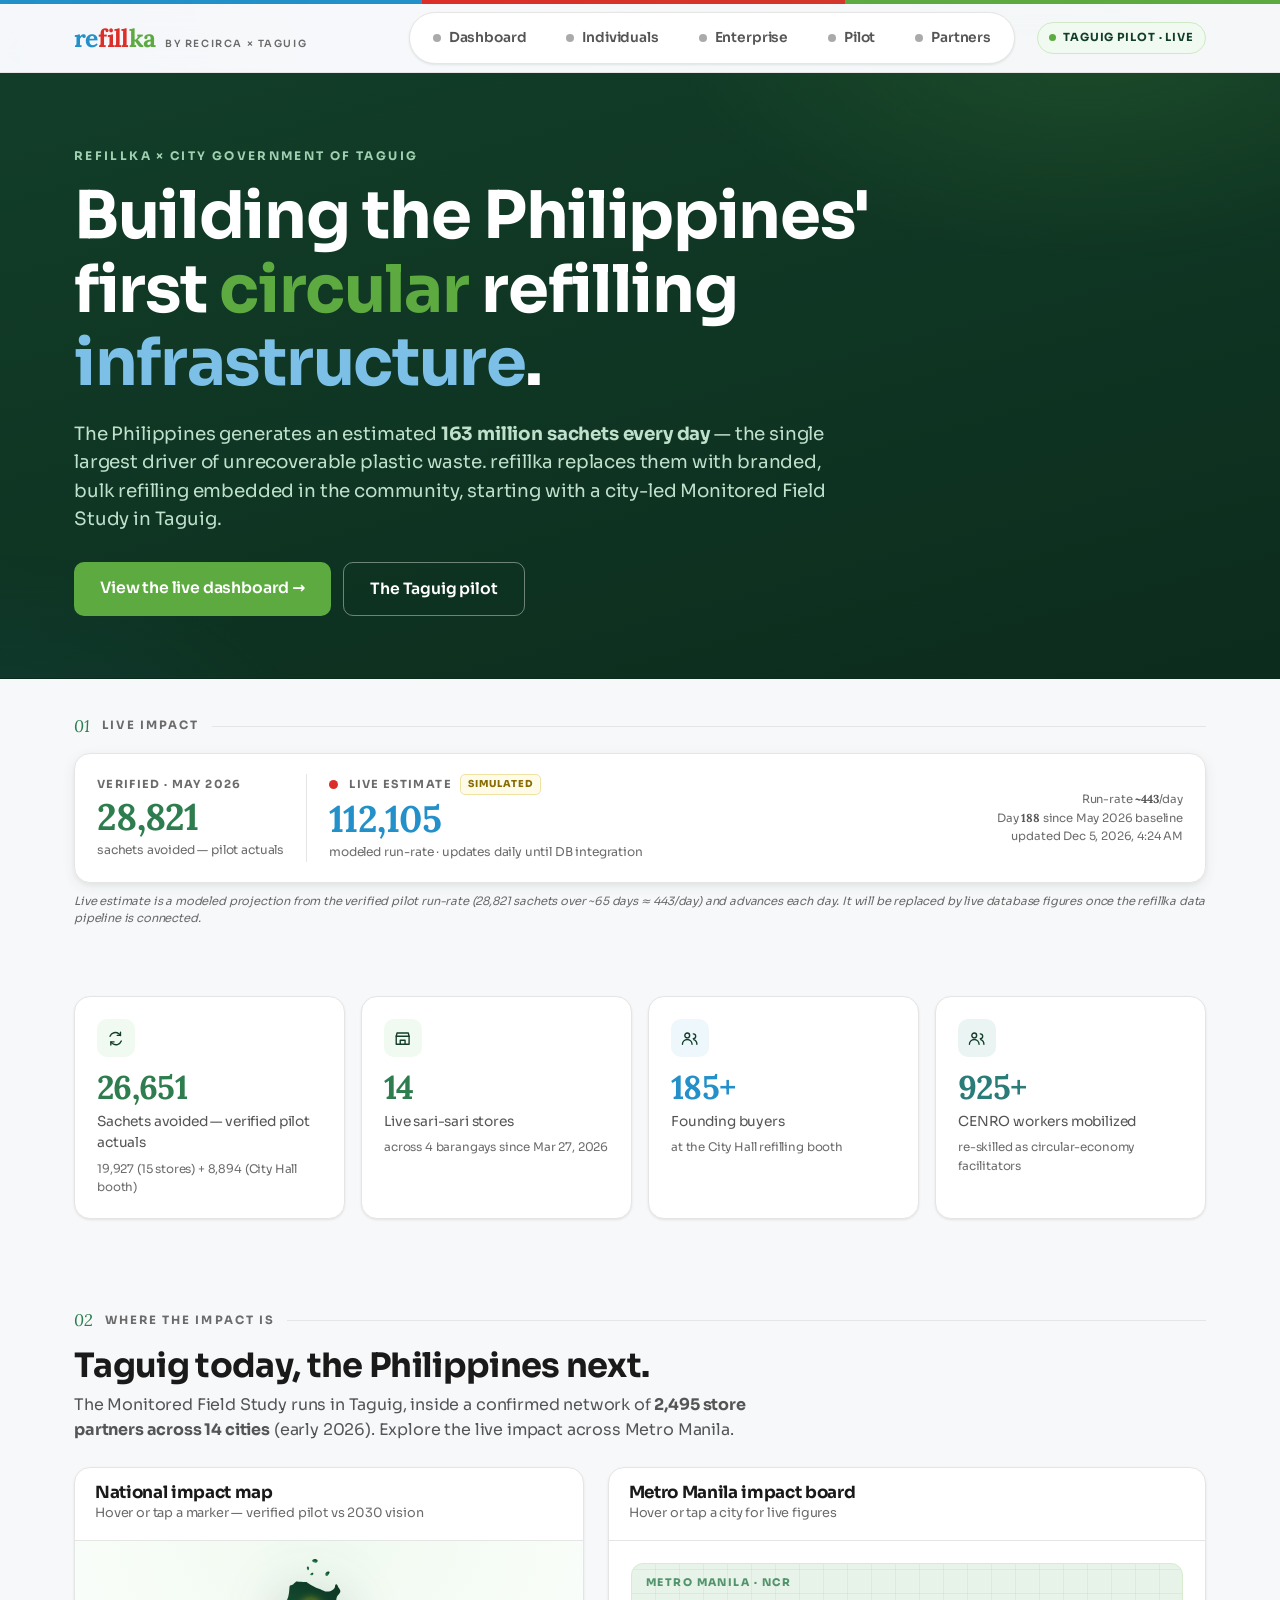
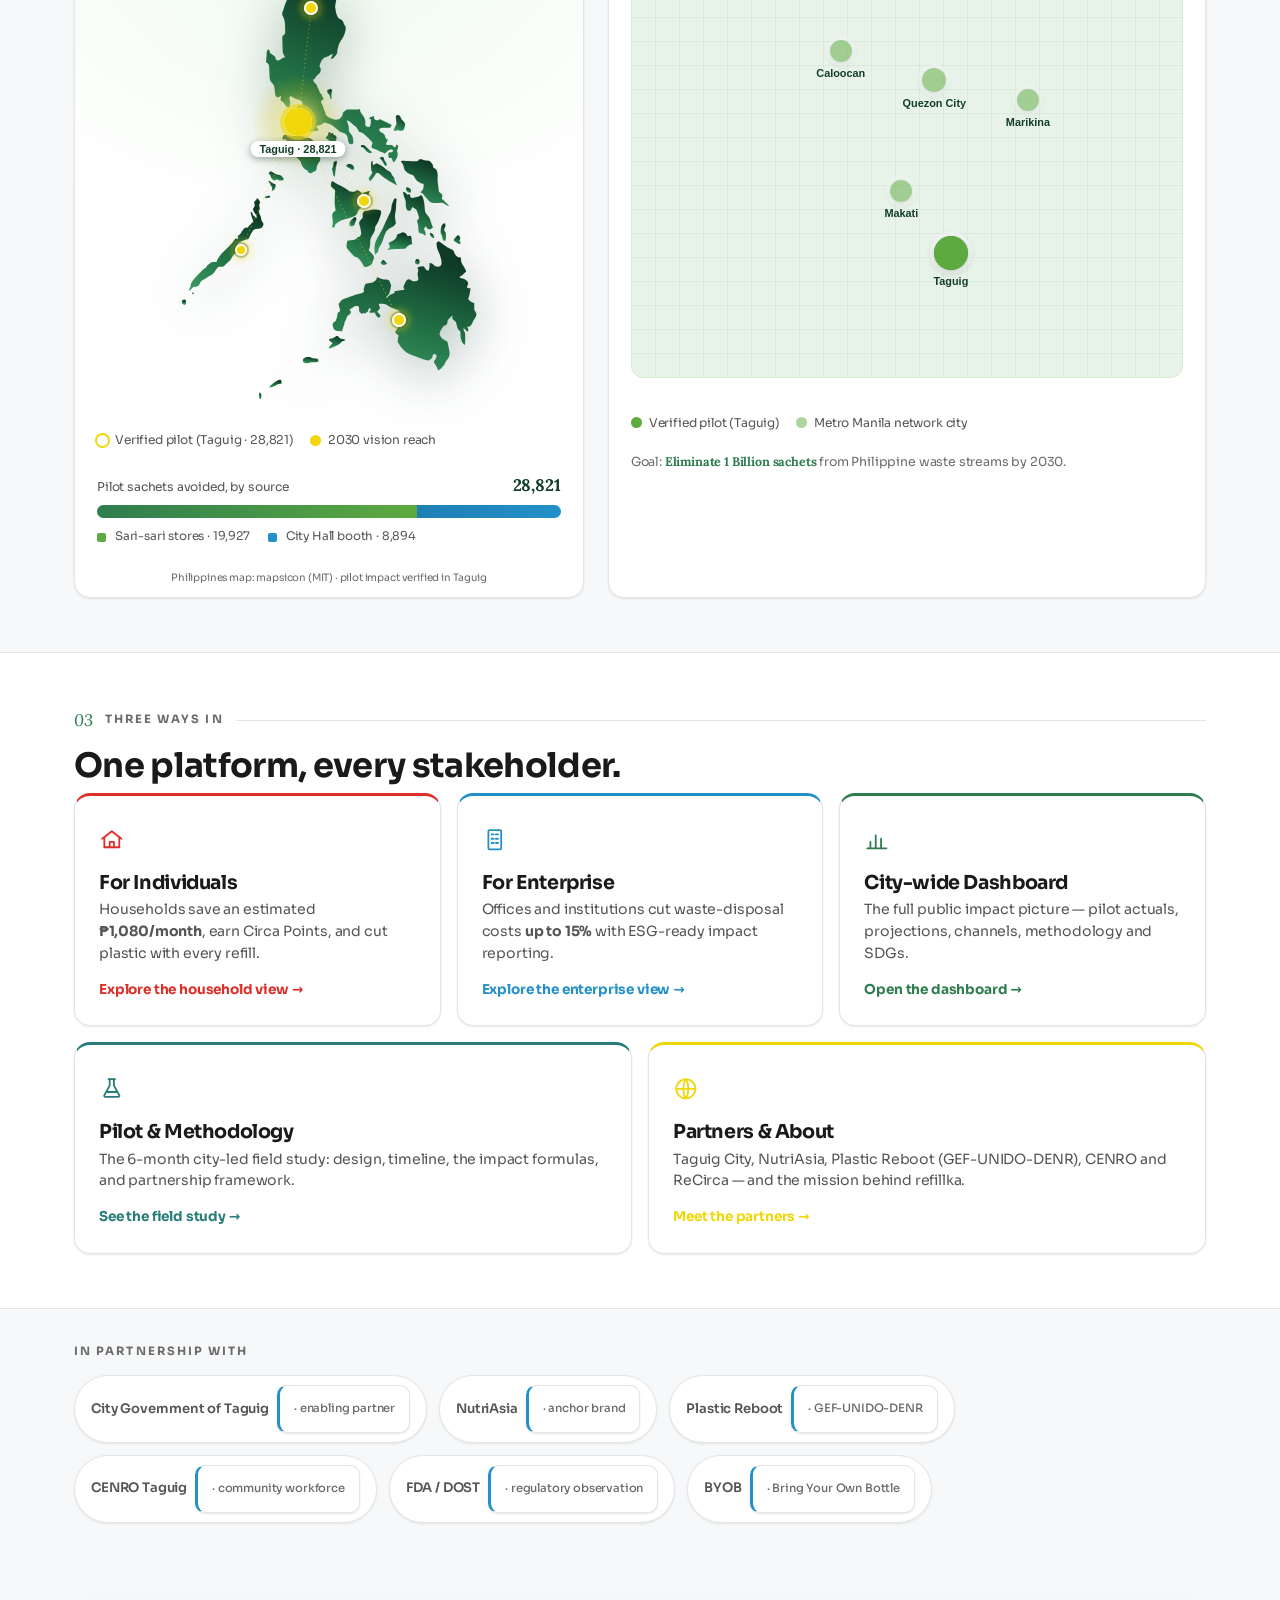
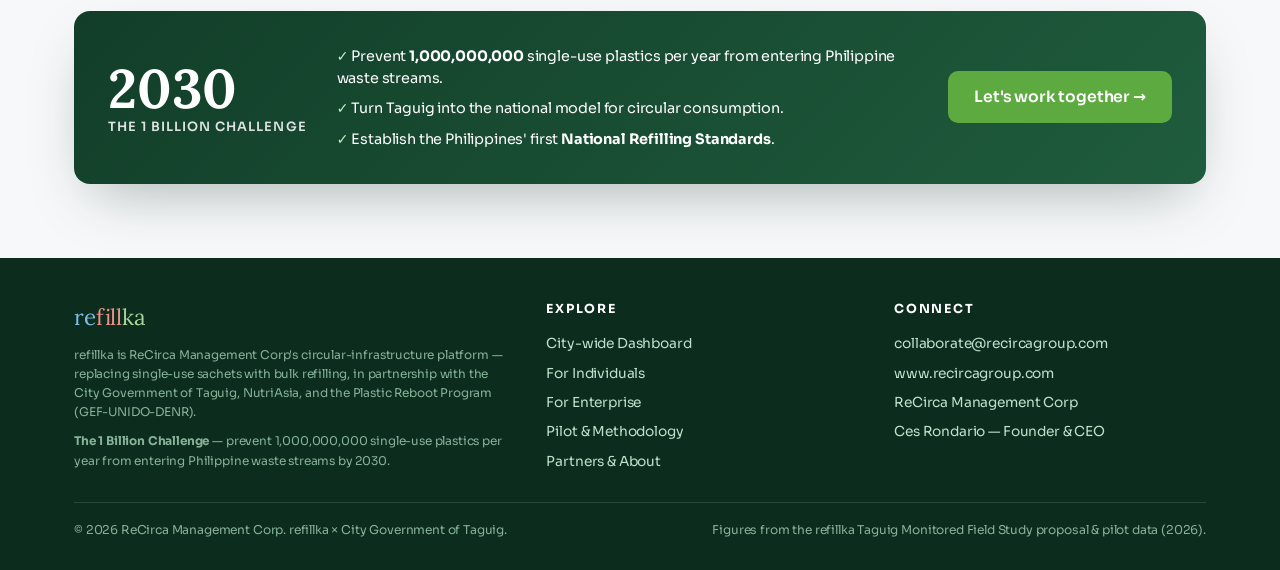
<file: index.html>
<!DOCTYPE html>
<html lang="en">
<head>
  <meta charset="UTF-8">
  <meta name="viewport" content="width=device-width, initial-scale=1.0">
  <title>refillka × City of Taguig — Building the Philippines' First Circular Infrastructure</title>
  <meta name="description" content="refillka by ReCirca, in partnership with the City of Taguig, replaces single-use sachets with community refilling. Live pilot impact, the 1 Billion Challenge, and where the impact is happening.">
  <link rel="icon" href="assets/favicon.svg" type="image/svg+xml">
  <link rel="preconnect" href="https://fonts.googleapis.com">
  <link rel="preconnect" href="https://fonts.gstatic.com" crossorigin>
  <link href="https://fonts.googleapis.com/css2?family=Lora:ital,wght@0,500;0,600;0,700;1,500;1,600&family=Sora:wght@400;500;600;700;800&display=swap" rel="stylesheet">
  <link rel="stylesheet" href="styles.css">
</head>
<body>
  <div class="accent-bar"></div>
  <header class="site-header">
    <div class="wrap header-inner">
      <a href="index.html" class="brand" aria-label="refillka home">
        <span class="wordmark"><span class="re">re</span><span class="fill">fill</span><span class="ka">ka</span></span>
        <span class="by">by ReCirca × Taguig</span>
      </a>
      <nav class="tabs" aria-label="Primary">
        <a href="dashboard.html"   class="tab" data-tab="dashboard"><span class="dot"></span>Dashboard</a>
        <a href="individuals.html" class="tab" data-tab="individuals"><span class="dot"></span>Individuals</a>
        <a href="enterprise.html"  class="tab" data-tab="enterprise"><span class="dot"></span>Enterprise</a>
        <a href="pilot.html"       class="tab" data-tab="pilot"><span class="dot"></span>Pilot</a>
        <a href="partners.html"    class="tab" data-tab="partners"><span class="dot"></span>Partners</a>
      </nav>
      <span class="pilot-badge"><span class="live"></span>Taguig Pilot · Live</span>
    </div>
  </header>

  <main>
    <!-- HERO -->
    <section class="home-hero">
      <div class="wrap">
        <p class="kick" data-reveal>refillka × City Government of Taguig</p>
        <h1 data-reveal data-reveal-delay="80">Building the Philippines' first <span class="accent">circular</span> refilling <span class="accent2">infrastructure</span>.</h1>
        <p class="lede" data-reveal data-reveal-delay="160">The Philippines generates an estimated <strong>163 million sachets every day</strong> — the single largest driver of unrecoverable plastic waste. refillka replaces them with branded, bulk refilling embedded in the community, starting with a city-led Monitored Field Study in Taguig.</p>
        <div class="cta-row" data-reveal data-reveal-delay="240">
          <a href="dashboard.html" class="btn lg solid-green">View the live dashboard →</a>
          <a href="pilot.html" class="btn lg ghost">The Taguig pilot</a>
        </div>
      </div>
    </section>

    <!-- LIVE TICKER -->
    <section class="block tight">
      <div class="wrap">
        <div class="eyebrow"><span class="num">01</span><span class="label">Live impact</span><span class="line"></span></div>
        <div data-live-ticker data-reveal></div>
      </div>
    </section>

    <!-- PILOT SNAPSHOT -->
    <section class="block tight">
      <div class="wrap">
        <div class="stat-grid cols-4">
          <div class="card lift metric accent-green" data-reveal>
            <div class="ic" style="background:var(--green-l)">♻️</div>
            <div class="val serif" data-count="28821">28,821</div>
            <div class="lbl">Sachets avoided — verified pilot actuals</div>
            <div class="note">19,927 (15 stores) + 8,894 (City Hall booth)</div>
          </div>
          <div class="card lift metric accent-green" data-reveal>
            <div class="ic" style="background:var(--green-l)">🏪</div>
            <div class="val serif" data-count="15">15</div>
            <div class="lbl">Live sari-sari stores</div>
            <div class="note">across 4 barangays since Mar 27, 2026</div>
          </div>
          <div class="card lift metric accent-blue" data-reveal>
            <div class="ic" style="background:var(--blue-l)">👥</div>
            <div class="val serif" data-count="200" data-suffix="+">200+</div>
            <div class="lbl">Founding buyers</div>
            <div class="note">at the City Hall refilling booth</div>
          </div>
          <div class="card lift metric accent-teal" data-reveal>
            <div class="ic" style="background:var(--teal-l)">🤝</div>
            <div class="val serif" data-count="1000" data-suffix="+">1,000+</div>
            <div class="lbl">CENRO workers mobilized</div>
            <div class="note">re-skilled as circular-economy facilitators</div>
          </div>
        </div>
      </div>
    </section>

    <!-- MAP -->
    <section class="block">
      <div class="wrap">
        <div class="eyebrow"><span class="num">02</span><span class="label">Where the impact is</span><span class="line"></span></div>
        <h2 class="sec-title">Taguig today, the Philippines next.</h2>
        <p class="sec-sub mb-24">The Monitored Field Study runs in Taguig, inside a confirmed network of <strong>2,495 store partners across 14 cities</strong> (early 2026). Explore the live impact across Metro Manila.</p>
        <div class="map-grid">
          <div class="map-card" data-reveal>
            <div class="mc-head"><h3>National impact map</h3><p>Hover or tap a marker — verified pilot vs 2030 vision</p></div>
            <figure class="nat-fig">
              <div class="nat-img" data-ph-map></div>
            </figure>
            <div class="map-legend">
              <span class="lg"><i style="background:#fff; box-shadow:0 0 0 2px #F0D709"></i> Verified pilot (Taguig · 28,821)</span>
              <span class="lg"><i style="background:#F0D709"></i> 2030 vision reach</span>
            </div>
            <div class="map-dataviz">
              <div class="mdv-head"><span>Pilot sachets avoided, by source</span><b>28,821</b></div>
              <div class="mdv-bar"><span class="seg a" style="width:69.1%"></span><span class="seg b" style="width:30.9%"></span></div>
              <div class="mdv-legend"><span><i class="a"></i> Sari-sari stores · 19,927</span><span><i class="b"></i> City Hall booth · 8,894</span></div>
            </div>
            <p class="nat-credit">Philippines map: mapsicon (MIT) · pilot impact verified in Taguig</p>
          </div>
          <div class="map-card" data-reveal data-reveal-delay="120">
            <div class="mc-head"><h3>Metro Manila impact board</h3><p>Hover or tap a city for live figures</p></div>
            <div class="metro-wrap" data-metro-map></div>
            <div class="map-legend">
              <span class="lg"><i style="background:var(--green)"></i> Verified pilot (Taguig)</span>
              <span class="lg"><i style="background:var(--green); opacity:.5"></i> Metro Manila network city</span>
            </div>
            <p class="map-foot">Goal: <b>Eliminate 1 Billion sachets</b> from Philippine waste streams by 2030.</p>
          </div>
        </div>
      </div>
    </section>

    <!-- THREE AUDIENCES -->
    <section class="block" style="background:#fff; border-top:1px solid var(--border); border-bottom:1px solid var(--border);">
      <div class="wrap">
        <div class="eyebrow"><span class="num">03</span><span class="label">Three ways in</span><span class="line"></span></div>
        <h2 class="sec-title mb-24">One platform, every stakeholder.</h2>
        <div class="nav-cards">
          <a href="individuals.html" class="nav-card ind" data-reveal>
            <span class="nic">🏠</span>
            <h3>For Individuals</h3>
            <p>Households save an estimated <strong>₱1,080/month</strong>, earn Circa Points, and cut plastic with every refill.</p>
            <span class="go">Explore the household view →</span>
          </a>
          <a href="enterprise.html" class="nav-card ent" data-reveal data-reveal-delay="90">
            <span class="nic">🏢</span>
            <h3>For Enterprise</h3>
            <p>Offices and institutions cut waste-disposal costs <strong>up to 15%</strong> with ESG-ready impact reporting.</p>
            <span class="go">Explore the enterprise view →</span>
          </a>
          <a href="dashboard.html" class="nav-card all" data-reveal data-reveal-delay="180">
            <span class="nic">📊</span>
            <h3>City-wide Dashboard</h3>
            <p>The full public impact picture — pilot actuals, projections, channels, methodology and SDGs.</p>
            <span class="go">Open the dashboard →</span>
          </a>
        </div>
        <div class="nav-cards mt-16" style="grid-template-columns:repeat(2,1fr)">
          <a href="pilot.html" class="nav-card pilot" data-reveal>
            <span class="nic">🧪</span>
            <h3>Pilot &amp; Methodology</h3>
            <p>The 6-month city-led field study: design, timeline, the impact formulas, and partnership framework.</p>
            <span class="go">See the field study →</span>
          </a>
          <a href="partners.html" class="nav-card partners" data-reveal data-reveal-delay="90">
            <span class="nic">🌏</span>
            <h3>Partners &amp; About</h3>
            <p>Taguig City, NutriAsia, Plastic Reboot (GEF-UNIDO-DENR), CENRO and ReCirca — and the mission behind refillka.</p>
            <span class="go">Meet the partners →</span>
          </a>
        </div>
      </div>
    </section>

    <!-- PARTNERS STRIP -->
    <section class="block tight">
      <div class="wrap">
        <p class="label" style="font-size:.72rem; font-weight:700; text-transform:uppercase; letter-spacing:.18em; color:var(--light); margin-bottom:14px;">In partnership with</p>
        <div class="partners" data-reveal>
          <span class="p">City Government of Taguig <span class="role">· enabling partner</span></span>
          <span class="p">NutriAsia <span class="role">· anchor brand</span></span>
          <span class="p">Plastic Reboot <span class="role">· GEF-UNIDO-DENR</span></span>
          <span class="p">CENRO Taguig <span class="role">· community workforce</span></span>
          <span class="p">FDA / DOST <span class="role">· regulatory observation</span></span>
          <span class="p">BYOB <span class="role">· Bring Your Own Bottle</span></span>
        </div>
      </div>
    </section>

    <!-- CTA -->
    <section class="block">
      <div class="wrap">
        <div class="save-band" data-reveal>
          <div class="num">2030<small>The 1 Billion Challenge</small></div>
          <ul>
            <li>Prevent <strong>1,000,000,000</strong> single-use plastics per year from entering Philippine waste streams.</li>
            <li>Turn Taguig into the national model for circular consumption.</li>
            <li>Establish the Philippines' first <strong>National Refilling Standards</strong>.</li>
          </ul>
          <a href="mailto:collaborate@recircagroup.com" class="btn lg solid-green" style="white-space:nowrap">Let's work together →</a>
        </div>
      </div>
    </section>
  </main>

  <footer class="site-footer">
    <div class="wrap">
      <div class="footer-grid">
        <div>
          <div class="word"><span class="re">re</span><span class="fill">fill</span><span class="ka">ka</span></div>
          <p class="src-note">refillka is ReCirca Management Corp's circular-infrastructure platform —
          replacing single-use sachets with bulk refilling, in partnership with the City Government of
          Taguig, NutriAsia, and the Plastic Reboot Program (GEF-UNIDO-DENR).</p>
          <p class="src-note"><strong>The 1 Billion Challenge</strong> — prevent 1,000,000,000 single-use
          plastics per year from entering Philippine waste streams by 2030.</p>
        </div>
        <div>
          <h5>Explore</h5>
          <ul>
            <li><a href="dashboard.html">City-wide Dashboard</a></li>
            <li><a href="individuals.html">For Individuals</a></li>
            <li><a href="enterprise.html">For Enterprise</a></li>
            <li><a href="pilot.html">Pilot &amp; Methodology</a></li>
            <li><a href="partners.html">Partners &amp; About</a></li>
          </ul>
        </div>
        <div>
          <h5>Connect</h5>
          <ul>
            <li><a href="mailto:collaborate@recircagroup.com">collaborate@recircagroup.com</a></li>
            <li><a href="https://www.recircagroup.com" target="_blank" rel="noopener">www.recircagroup.com</a></li>
            <li>ReCirca Management Corp</li>
            <li>Ces Rondario — Founder &amp; CEO</li>
          </ul>
        </div>
      </div>
      <div class="foot-bottom">
        <span>© 2026 ReCirca Management Corp. refillka × City Government of Taguig.</span>
        <span>Figures from the refillka Taguig Monitored Field Study proposal &amp; pilot data (2026).</span>
      </div>
    </div>
  </footer>
  <script src="data.js" defer></script>
  <script src="phmap.js" defer></script>
  <script src="app.js" defer></script>
</body>
</html>
</file>
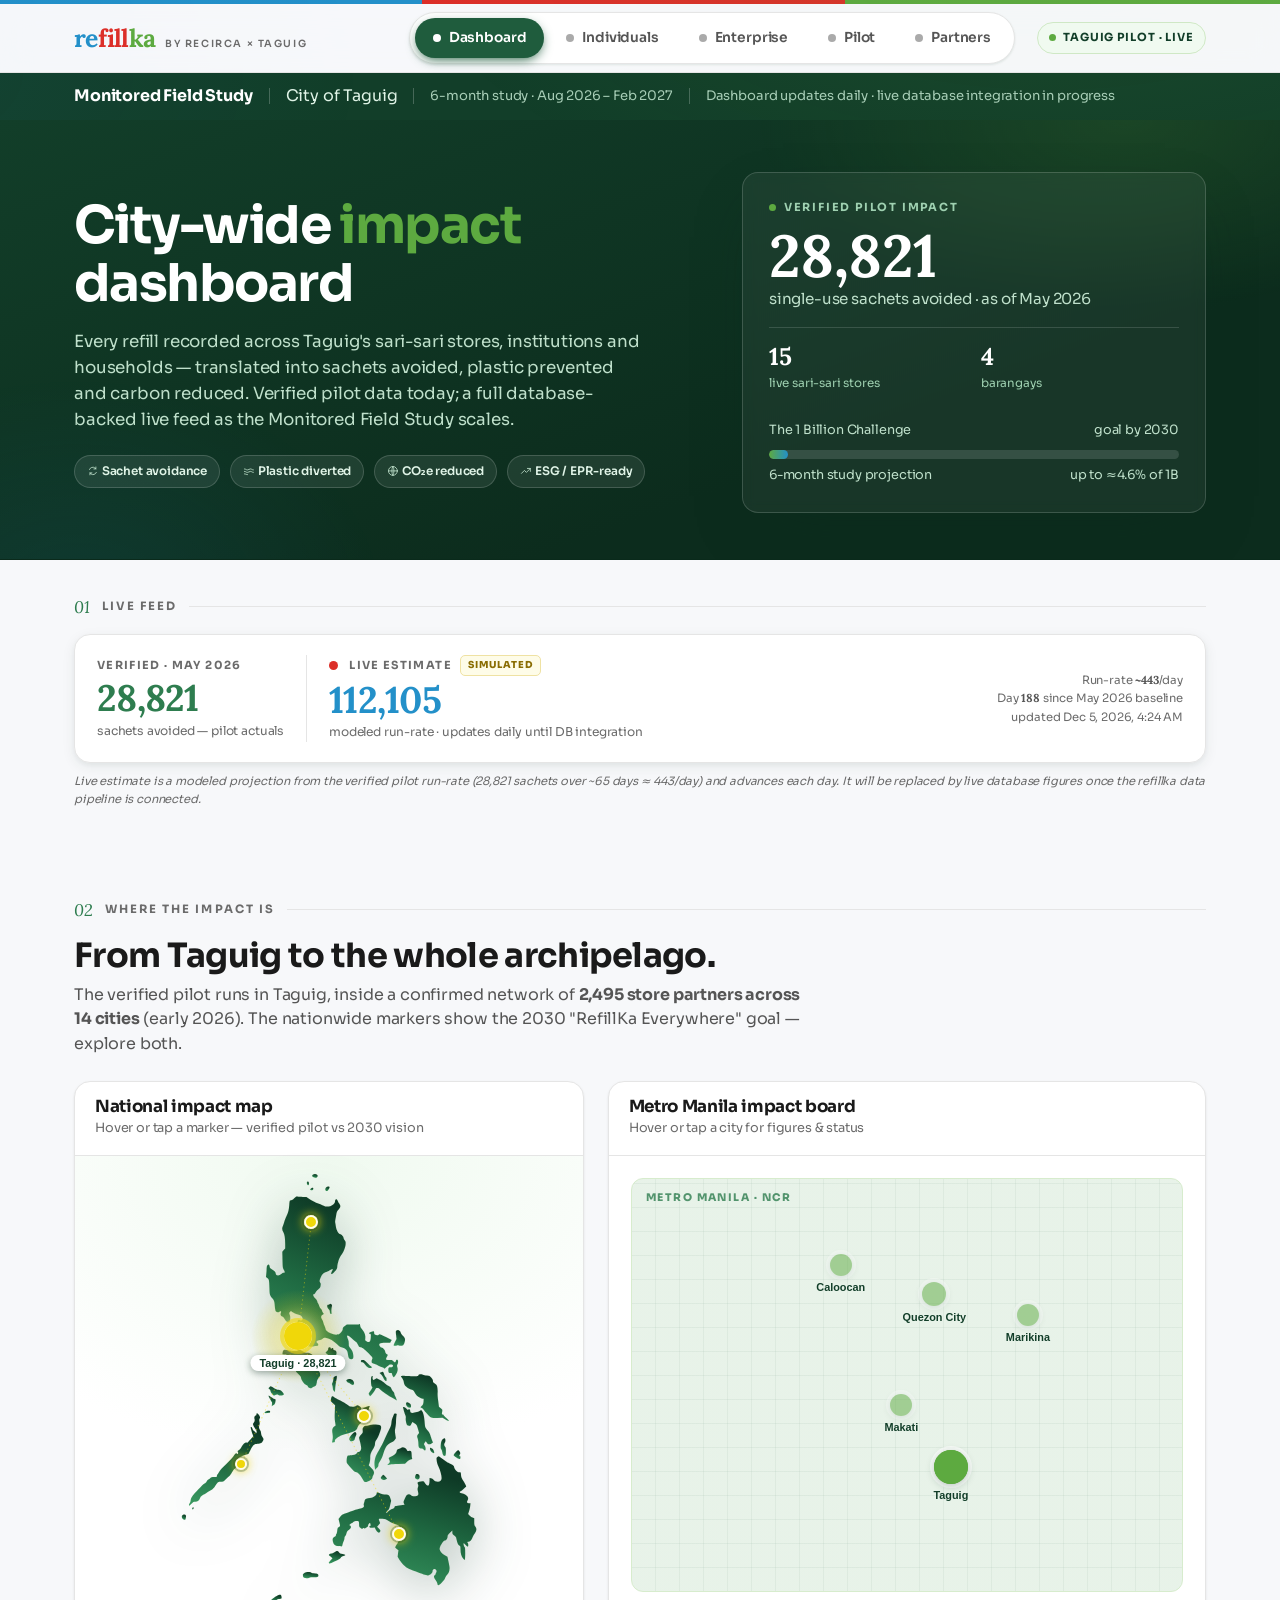
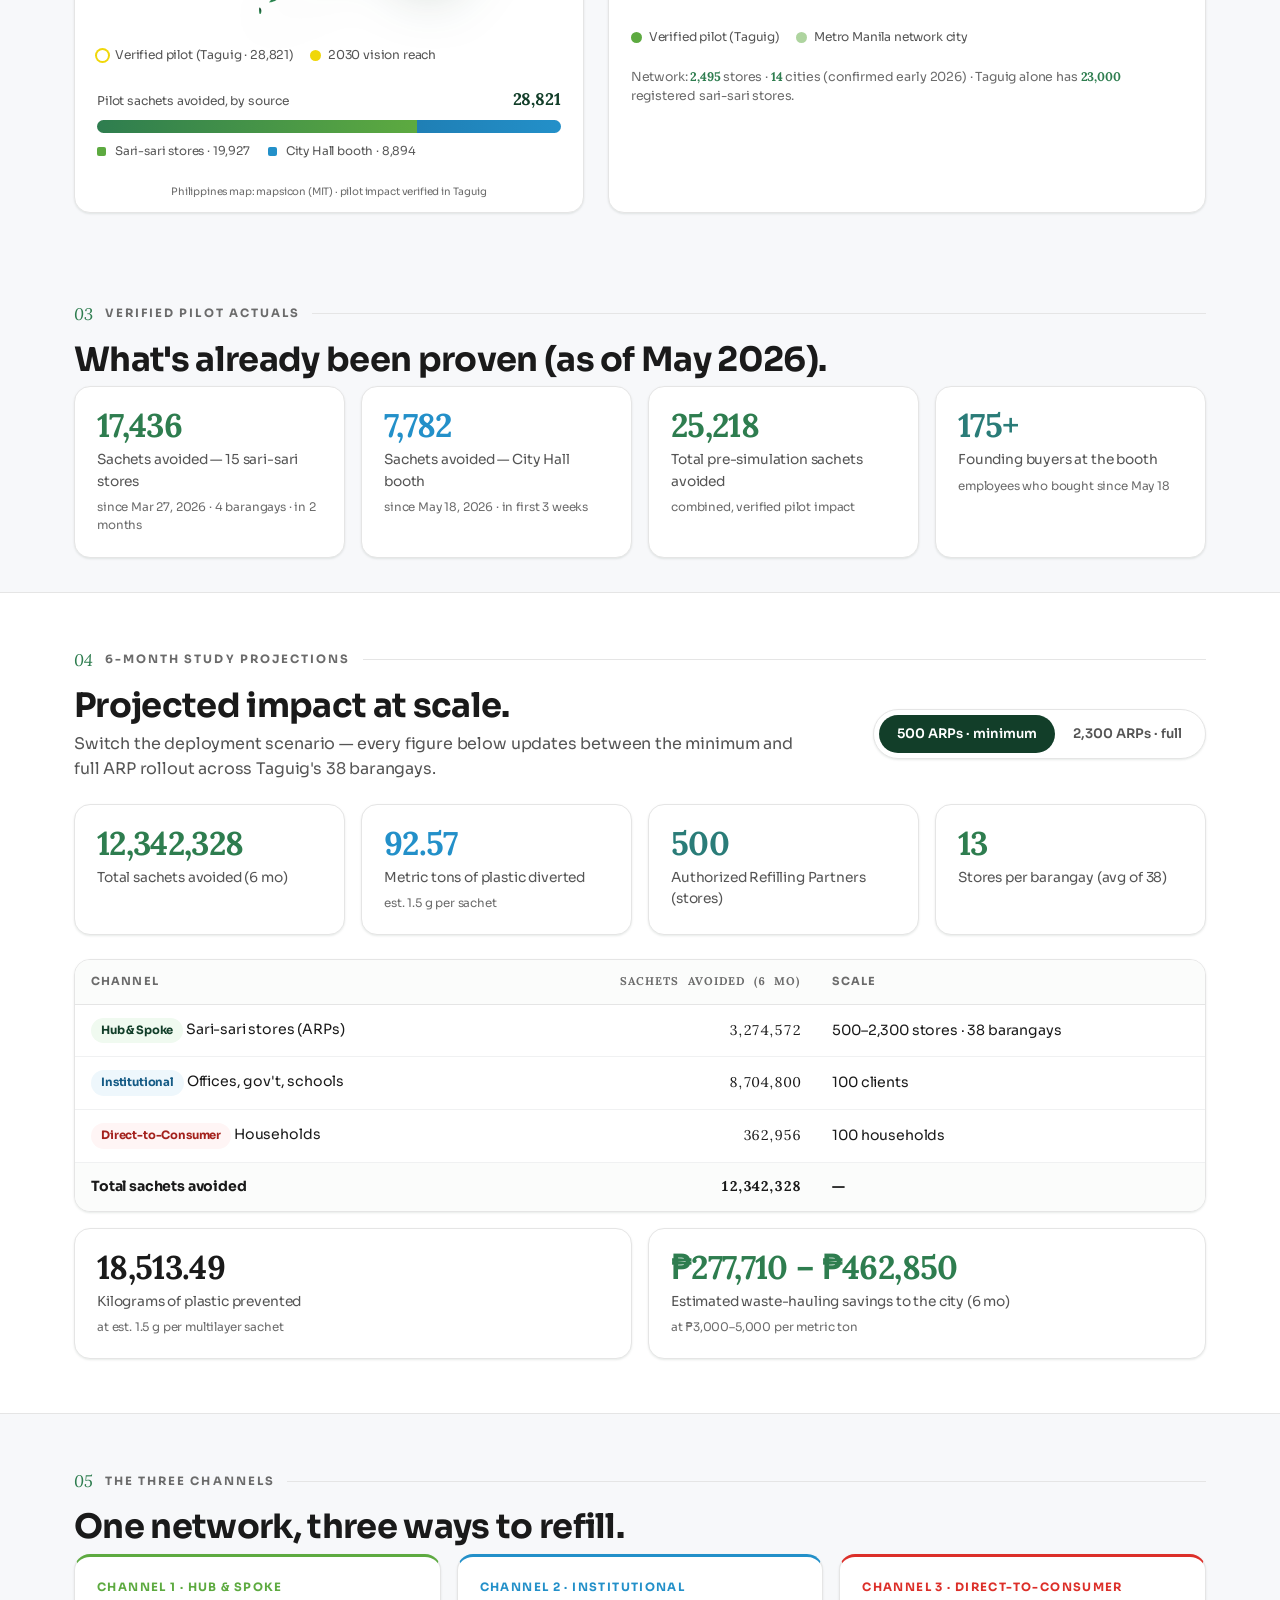
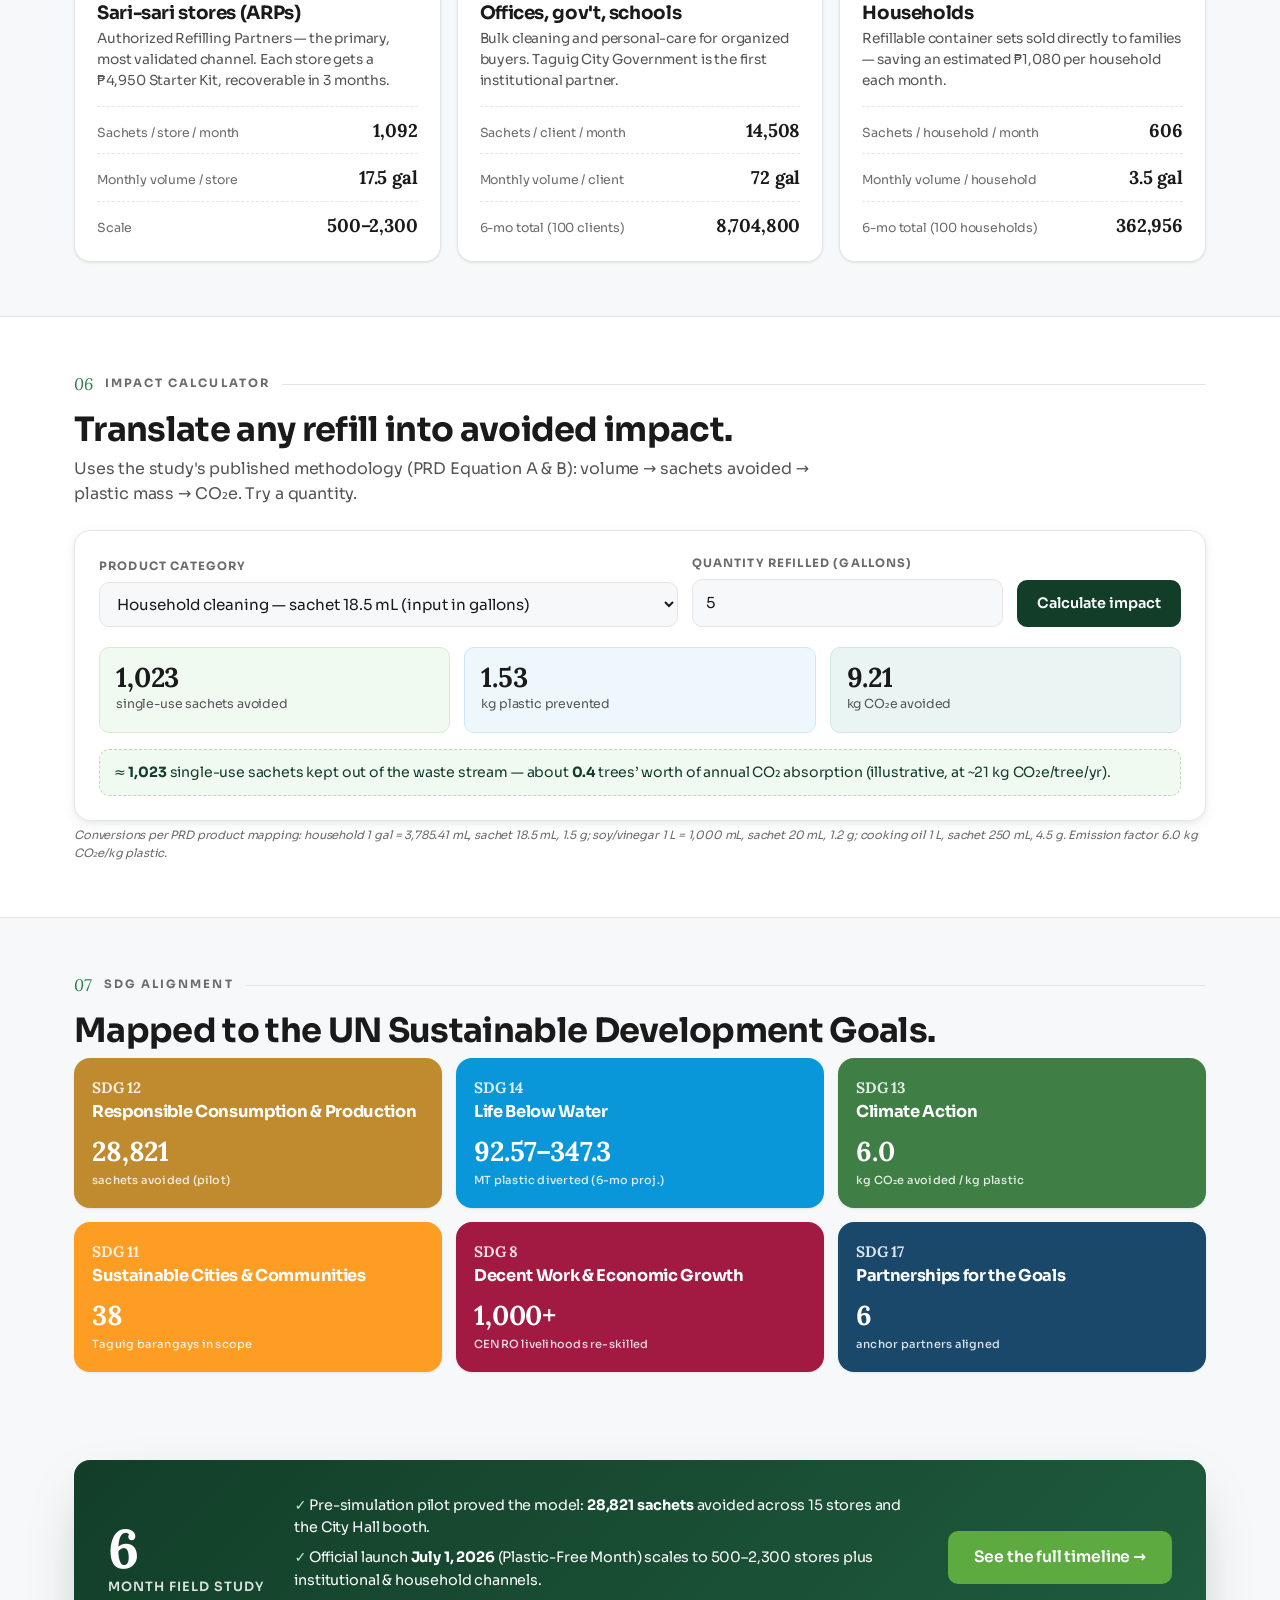
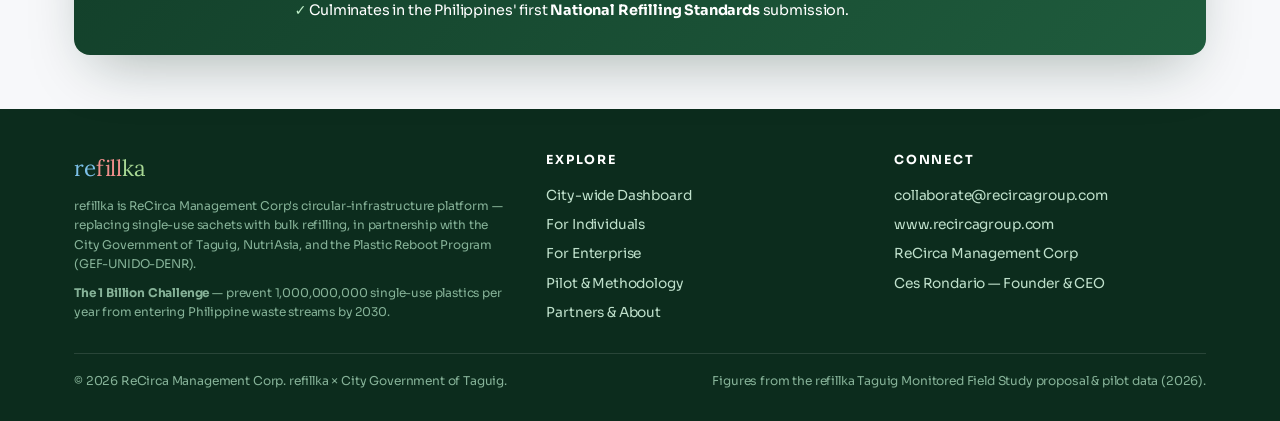
<file: dashboard.html>
<!DOCTYPE html>
<html lang="en">
<head>
  <meta charset="UTF-8">
  <meta name="viewport" content="width=device-width, initial-scale=1.0">
  <title>City-wide Impact Dashboard — refillka × Taguig</title>
  <meta name="description" content="Live, city-wide refilling impact for the refillka × Taguig Monitored Field Study: verified pilot actuals, 6-month projections, channel breakdown, an impact calculator, the interactive Philippines impact map, and SDG alignment.">
  <link rel="icon" href="assets/favicon.svg" type="image/svg+xml">
  <link rel="preconnect" href="https://fonts.googleapis.com">
  <link rel="preconnect" href="https://fonts.gstatic.com" crossorigin>
  <link href="https://fonts.googleapis.com/css2?family=Lora:ital,wght@0,500;0,600;0,700;1,500;1,600&family=Sora:wght@400;500;600;700;800&display=swap" rel="stylesheet">
  <link rel="stylesheet" href="styles.css">
</head>
<body>
  <div class="accent-bar"></div>
  <header class="site-header">
    <div class="wrap header-inner">
      <a href="index.html" class="brand" aria-label="refillka home">
        <span class="wordmark"><span class="re">re</span><span class="fill">fill</span><span class="ka">ka</span></span>
        <span class="by">by ReCirca × Taguig</span>
      </a>
      <nav class="tabs" aria-label="Primary">
        <a href="dashboard.html"   class="tab active" data-tab="dashboard" aria-current="page"><span class="dot"></span>Dashboard</a>
        <a href="individuals.html" class="tab" data-tab="individuals"><span class="dot"></span>Individuals</a>
        <a href="enterprise.html"  class="tab" data-tab="enterprise"><span class="dot"></span>Enterprise</a>
        <a href="pilot.html"       class="tab" data-tab="pilot"><span class="dot"></span>Pilot</a>
        <a href="partners.html"    class="tab" data-tab="partners"><span class="dot"></span>Partners</a>
      </nav>
      <span class="pilot-badge"><span class="live"></span>Taguig Pilot · Live</span>
    </div>
  </header>

  <div class="context-strip">
    <div class="wrap">
      <strong>Monitored Field Study</strong>
      <span class="sep"></span><span>City of Taguig</span>
      <span class="sep"></span><span class="muted">6-month study · Aug 2026 – Feb 2027</span>
      <span class="sep"></span><span class="muted">Dashboard updates daily · live database integration in progress</span>
    </div>
  </div>

  <main>
    <!-- HERO -->
    <section class="hero">
      <div class="wrap">
        <div class="hero-grid">
          <div>
            <h1 data-reveal>City-wide <span class="accent">impact</span> dashboard</h1>
            <p class="lead" data-reveal data-reveal-delay="100">Every refill recorded across Taguig's sari-sari stores, institutions and households — translated into sachets avoided, plastic prevented and carbon reduced. Verified pilot data today; a full database-backed live feed as the Monitored Field Study scales.</p>
            <div class="tags" data-reveal data-reveal-delay="180">
              <span class="tag">♻️ Sachet avoidance</span>
              <span class="tag">🌊 Plastic diverted</span>
              <span class="tag">🌍 CO₂e reduced</span>
              <span class="tag">📈 ESG / EPR-ready</span>
            </div>
          </div>
          <div class="counter-card" data-reveal data-reveal-delay="120">
            <div class="kicker"><span class="live"></span> Verified pilot impact</div>
            <div class="big serif" data-count="28821">28,821</div>
            <div class="unit">single-use sachets avoided · as of May 2026</div>
            <div class="sub">
              <div><b data-count="15">15</b><span>live sari-sari stores</span></div>
              <div><b data-count="4">4</b><span>barangays</span></div>
            </div>
            <div class="challenge">
              <div class="row"><span>The 1 Billion Challenge</span><span>goal by 2030</span></div>
              <div class="bar"><div class="fill" data-pct="4.63"></div></div>
              <div class="row" style="margin-top:7px"><span>6-month study projection</span><span>up to ≈4.6% of 1B</span></div>
            </div>
          </div>
        </div>
      </div>
    </section>

    <!-- LIVE TICKER -->
    <section class="block tight">
      <div class="wrap">
        <div class="eyebrow"><span class="num">01</span><span class="label">Live feed</span><span class="line"></span></div>
        <div data-live-ticker data-reveal></div>
      </div>
    </section>

    <!-- IMPACT MAP -->
    <section class="block">
      <div class="wrap">
        <div class="eyebrow"><span class="num">02</span><span class="label">Where the impact is</span><span class="line"></span></div>
        <h2 class="sec-title">From Taguig to the whole archipelago.</h2>
        <p class="sec-sub mb-24">The verified pilot runs in Taguig, inside a confirmed network of <strong>2,495 store partners across 14 cities</strong> (early 2026). The nationwide markers show the 2030 "RefillKa Everywhere" goal — explore both.</p>
        <div class="map-grid">
          <div class="map-card" data-reveal>
            <div class="mc-head"><h3>National impact map</h3><p>Hover or tap a marker — verified pilot vs 2030 vision</p></div>
            <figure class="nat-fig">
              <div class="nat-img" data-ph-map></div>
            </figure>
            <div class="map-legend">
              <span class="lg"><i style="background:#fff; box-shadow:0 0 0 2px #F0D709"></i> Verified pilot (Taguig · 28,821)</span>
              <span class="lg"><i style="background:#F0D709"></i> 2030 vision reach</span>
            </div>
            <div class="map-dataviz">
              <div class="mdv-head"><span>Pilot sachets avoided, by source</span><b>28,821</b></div>
              <div class="mdv-bar"><span class="seg a" style="width:69.1%"></span><span class="seg b" style="width:30.9%"></span></div>
              <div class="mdv-legend"><span><i class="a"></i> Sari-sari stores · 19,927</span><span><i class="b"></i> City Hall booth · 8,894</span></div>
            </div>
            <p class="nat-credit">Philippines map: mapsicon (MIT) · pilot impact verified in Taguig</p>
          </div>
          <div class="map-card" data-reveal data-reveal-delay="120">
            <div class="mc-head"><h3>Metro Manila impact board</h3><p>Hover or tap a city for figures &amp; status</p></div>
            <div class="metro-wrap" data-metro-map></div>
            <div class="map-legend">
              <span class="lg"><i style="background:var(--green)"></i> Verified pilot (Taguig)</span>
              <span class="lg"><i style="background:var(--green); opacity:.5"></i> Metro Manila network city</span>
            </div>
            <p class="map-foot">Network: <b>2,495</b> stores · <b>14</b> cities (confirmed early 2026) · Taguig alone has <b>23,000</b> registered sari-sari stores.</p>
          </div>
        </div>
      </div>
    </section>

    <!-- PILOT ACTUALS -->
    <section class="block tight">
      <div class="wrap">
        <div class="eyebrow"><span class="num">03</span><span class="label">Verified pilot actuals</span><span class="line"></span></div>
        <h2 class="sec-title mb-24">What's already been proven (as of May 2026).</h2>
        <div class="stat-grid cols-4">
          <div class="card metric accent-green" data-reveal><div class="val serif" data-count="19927">19,927</div><div class="lbl">Sachets avoided — 15 sari-sari stores</div><div class="note">since Mar 27, 2026 · 4 barangays · in 2 months</div></div>
          <div class="card metric accent-blue" data-reveal><div class="val serif" data-count="8894">8,894</div><div class="lbl">Sachets avoided — City Hall booth</div><div class="note">since May 18, 2026 · in first 3 weeks</div></div>
          <div class="card metric accent-green" data-reveal><div class="val serif" data-count="28821">28,821</div><div class="lbl">Total pre-simulation sachets avoided</div><div class="note">combined, verified pilot impact</div></div>
          <div class="card metric accent-teal" data-reveal><div class="val serif" data-count="200" data-suffix="+">200+</div><div class="lbl">Founding buyers at the booth</div><div class="note">employees who bought since May 18</div></div>
        </div>
      </div>
    </section>

    <!-- PROJECTIONS + SCENARIO -->
    <section class="block" style="background:#fff; border-top:1px solid var(--border); border-bottom:1px solid var(--border);">
      <div class="wrap">
        <div class="eyebrow"><span class="num">04</span><span class="label">6-month study projections</span><span class="line"></span></div>
        <div class="scenario-head">
          <div>
            <h2 class="sec-title">Projected impact at scale.</h2>
            <p class="sec-sub">Switch the deployment scenario — every figure below updates between the minimum and full ARP rollout across Taguig's 38 barangays.</p>
          </div>
          <div class="scenario" role="group" aria-label="Deployment scenario">
            <button data-scenario="500" class="active">500 ARPs · minimum</button>
            <button data-scenario="2300">2,300 ARPs · full</button>
          </div>
        </div>
        <div class="stat-grid cols-4 mb-24">
          <div class="card metric accent-green" data-reveal><div class="val serif" data-scn data-v500="12,342,328" data-v2300="46,303,400">12,342,328</div><div class="lbl">Total sachets avoided (6 mo)</div></div>
          <div class="card metric accent-blue" data-reveal><div class="val serif" data-scn data-v500="92.57" data-v2300="347.3">92.57</div><div class="lbl">Metric tons of plastic diverted</div><div class="note">est. 1.5 g per sachet</div></div>
          <div class="card metric accent-teal" data-reveal><div class="val serif" data-scn data-v500="500" data-v2300="2,300">500</div><div class="lbl">Authorized Refilling Partners (stores)</div></div>
          <div class="card metric accent-green" data-reveal><div class="val serif" data-scn data-v500="13" data-v2300="60">13</div><div class="lbl">Stores per barangay (avg of 38)</div></div>
        </div>
        <div class="table-wrap" data-reveal>
          <table>
            <thead><tr><th>Channel</th><th class="num">Sachets avoided (6 mo)</th><th>Scale</th></tr></thead>
            <tbody>
              <tr><td><span class="pill green">Hub &amp; Spoke</span> Sari-sari stores (ARPs)</td><td class="num" data-scn data-v500="3,274,572" data-v2300="15,069,600">3,274,572</td><td>500–2,300 stores · 38 barangays</td></tr>
              <tr><td><span class="pill blue">Institutional</span> Offices, gov't, schools</td><td class="num">8,704,800</td><td>100 clients</td></tr>
              <tr><td><span class="pill red">Direct-to-Consumer</span> Households</td><td class="num">362,956</td><td>100 households</td></tr>
              <tr style="font-weight:700; background:#fbfcfb;"><td>Total sachets avoided</td><td class="num" data-scn data-v500="12,342,328" data-v2300="46,303,400">12,342,328</td><td>—</td></tr>
            </tbody>
          </table>
        </div>
        <div class="stat-grid cols-2 mt-16">
          <div class="card metric" data-reveal><div class="val serif" data-scn data-v500="18,513.49" data-v2300="69,455.10">18,513.49</div><div class="lbl">Kilograms of plastic prevented</div><div class="note">at est. 1.5 g per multilayer sachet</div></div>
          <div class="card metric accent-green" data-reveal><div class="val serif"><span data-scn data-v500="₱277,710 – ₱462,850" data-v2300="₱1,041,900 – ₱1,736,500">₱277,710 – ₱462,850</span></div><div class="lbl">Estimated waste-hauling savings to the city (6 mo)</div><div class="note">at ₱3,000–5,000 per metric ton</div></div>
        </div>
      </div>
    </section>

    <!-- CHANNELS -->
    <section class="block">
      <div class="wrap">
        <div class="eyebrow"><span class="num">05</span><span class="label">The three channels</span><span class="line"></span></div>
        <h2 class="sec-title mb-24">One network, three ways to refill.</h2>
        <div class="stat-grid cols-3">
          <div class="card chan hub lift" data-reveal>
            <div class="tagline">Channel 1 · Hub &amp; Spoke</div>
            <h3>Sari-sari stores (ARPs)</h3>
            <p class="desc">Authorized Refilling Partners — the primary, most validated channel. Each store gets a ₱4,950 Starter Kit, recoverable in 3 months.</p>
            <div class="kv">
              <div><span>Sachets / store / month</span><b>1,092</b></div>
              <div><span>Monthly volume / store</span><b>17.5 gal</b></div>
              <div><span>Scale</span><b>500–2,300</b></div>
            </div>
          </div>
          <div class="card chan inst lift" data-reveal data-reveal-delay="90">
            <div class="tagline">Channel 2 · Institutional</div>
            <h3>Offices, gov't, schools</h3>
            <p class="desc">Bulk cleaning and personal-care for organized buyers. Taguig City Government is the first institutional partner.</p>
            <div class="kv">
              <div><span>Sachets / client / month</span><b>14,508</b></div>
              <div><span>Monthly volume / client</span><b>72 gal</b></div>
              <div><span>6-mo total (100 clients)</span><b>8,704,800</b></div>
            </div>
          </div>
          <div class="card chan dtc lift" data-reveal data-reveal-delay="180">
            <div class="tagline">Channel 3 · Direct-to-Consumer</div>
            <h3>Households</h3>
            <p class="desc">Refillable container sets sold directly to families — saving an estimated ₱1,080 per household each month.</p>
            <div class="kv">
              <div><span>Sachets / household / month</span><b>606</b></div>
              <div><span>Monthly volume / household</span><b>3.5 gal</b></div>
              <div><span>6-mo total (100 households)</span><b>362,956</b></div>
            </div>
          </div>
        </div>
      </div>
    </section>

    <!-- CALCULATOR -->
    <section class="block" style="background:#fff; border-top:1px solid var(--border); border-bottom:1px solid var(--border);">
      <div class="wrap">
        <div class="eyebrow"><span class="num">06</span><span class="label">Impact calculator</span><span class="line"></span></div>
        <h2 class="sec-title">Translate any refill into avoided impact.</h2>
        <p class="sec-sub mb-24">Uses the study's published methodology (PRD Equation A &amp; B): volume → sachets avoided → plastic mass → CO₂e. Try a quantity.</p>
        <div class="calc" data-reveal>
          <div class="controls">
            <div class="field">
              <label for="calc-product">Product category</label>
              <select id="calc-product">
                <option value="household">Household cleaning — sachet 18.5 mL (input in gallons)</option>
                <option value="condiments">Soy sauce / vinegar — sachet 20 mL (input in liters)</option>
                <option value="oil">Cooking oil — sachet 250 mL (input in liters)</option>
              </select>
            </div>
            <div class="field">
              <label for="calc-qty">Quantity refilled (<span id="calc-unit">gallons</span>)</label>
              <input id="calc-qty" type="number" min="0" step="0.5" value="5" inputmode="decimal">
            </div>
            <button class="btn" id="calc-go" type="button">Calculate impact</button>
          </div>
          <div class="calc-out">
            <div class="o"><b id="out-sachets">—</b><span>single-use sachets avoided</span></div>
            <div class="o blue"><b id="out-plastic">—</b><span>kg plastic prevented</span></div>
            <div class="o teal"><b id="out-co2">—</b><span>kg CO₂e avoided</span></div>
          </div>
          <p class="equiv" id="calc-equiv"></p>
        </div>
        <p class="src">Conversions per PRD product mapping: household 1 gal = 3,785.41 mL, sachet 18.5 mL, 1.5 g; soy/vinegar 1 L = 1,000 mL, sachet 20 mL, 1.2 g; cooking oil 1 L, sachet 250 mL, 4.5 g. Emission factor 6.0 kg CO₂e/kg plastic.</p>
      </div>
    </section>

    <!-- SDG -->
    <section class="block">
      <div class="wrap">
        <div class="eyebrow"><span class="num">07</span><span class="label">SDG alignment</span><span class="line"></span></div>
        <h2 class="sec-title mb-24">Mapped to the UN Sustainable Development Goals.</h2>
        <div class="sdg-grid">
          <div class="sdg" style="background:#BF8B2E" data-reveal><div><span class="n">SDG 12</span><h4>Responsible Consumption &amp; Production</h4></div><div class="hl">28,821<small>sachets avoided (pilot)</small></div></div>
          <div class="sdg" style="background:#0A97D9" data-reveal data-reveal-delay="60"><div><span class="n">SDG 14</span><h4>Life Below Water</h4></div><div class="hl">92.57–347.3<small>MT plastic diverted (6-mo proj.)</small></div></div>
          <div class="sdg" style="background:#3F7E44" data-reveal data-reveal-delay="120"><div><span class="n">SDG 13</span><h4>Climate Action</h4></div><div class="hl">6.0<small>kg CO₂e avoided / kg plastic</small></div></div>
          <div class="sdg" style="background:#FD9D24" data-reveal data-reveal-delay="60"><div><span class="n">SDG 11</span><h4>Sustainable Cities &amp; Communities</h4></div><div class="hl">38<small>Taguig barangays in scope</small></div></div>
          <div class="sdg" style="background:#A21942" data-reveal data-reveal-delay="120"><div><span class="n">SDG 8</span><h4>Decent Work &amp; Economic Growth</h4></div><div class="hl">1,000+<small>CENRO livelihoods re-skilled</small></div></div>
          <div class="sdg" style="background:#19486A" data-reveal data-reveal-delay="180"><div><span class="n">SDG 17</span><h4>Partnerships for the Goals</h4></div><div class="hl">6<small>anchor partners aligned</small></div></div>
        </div>
      </div>
    </section>

    <!-- TIMELINE TEASER -->
    <section class="block tight">
      <div class="wrap">
        <div class="save-band" data-reveal>
          <div class="num">6<small>month field study</small></div>
          <ul>
            <li>Pre-simulation pilot proved the model: <strong>28,821 sachets</strong> avoided across 15 stores and the City Hall booth.</li>
            <li>Official launch <strong>July 1, 2026</strong> (Plastic-Free Month) scales to 500–2,300 stores plus institutional &amp; household channels.</li>
            <li>Culminates in the Philippines' first <strong>National Refilling Standards</strong> submission.</li>
          </ul>
          <a href="pilot.html" class="btn lg solid-green" style="white-space:nowrap">See the full timeline →</a>
        </div>
      </div>
    </section>
  </main>

  <footer class="site-footer">
    <div class="wrap">
      <div class="footer-grid">
        <div>
          <div class="word"><span class="re">re</span><span class="fill">fill</span><span class="ka">ka</span></div>
          <p class="src-note">refillka is ReCirca Management Corp's circular-infrastructure platform —
          replacing single-use sachets with bulk refilling, in partnership with the City Government of
          Taguig, NutriAsia, and the Plastic Reboot Program (GEF-UNIDO-DENR).</p>
          <p class="src-note"><strong>The 1 Billion Challenge</strong> — prevent 1,000,000,000 single-use
          plastics per year from entering Philippine waste streams by 2030.</p>
        </div>
        <div>
          <h5>Explore</h5>
          <ul>
            <li><a href="dashboard.html">City-wide Dashboard</a></li>
            <li><a href="individuals.html">For Individuals</a></li>
            <li><a href="enterprise.html">For Enterprise</a></li>
            <li><a href="pilot.html">Pilot &amp; Methodology</a></li>
            <li><a href="partners.html">Partners &amp; About</a></li>
          </ul>
        </div>
        <div>
          <h5>Connect</h5>
          <ul>
            <li><a href="mailto:collaborate@recircagroup.com">collaborate@recircagroup.com</a></li>
            <li><a href="https://www.recircagroup.com" target="_blank" rel="noopener">www.recircagroup.com</a></li>
            <li>ReCirca Management Corp</li>
            <li>Ces Rondario — Founder &amp; CEO</li>
          </ul>
        </div>
      </div>
      <div class="foot-bottom">
        <span>© 2026 ReCirca Management Corp. refillka × City Government of Taguig.</span>
        <span>Figures from the refillka Taguig Monitored Field Study proposal &amp; pilot data (2026).</span>
      </div>
    </div>
  </footer>
  <script src="data.js" defer></script>
  <script src="phmap.js" defer></script>
  <script src="app.js" defer></script>
</body>
</html>
</file>
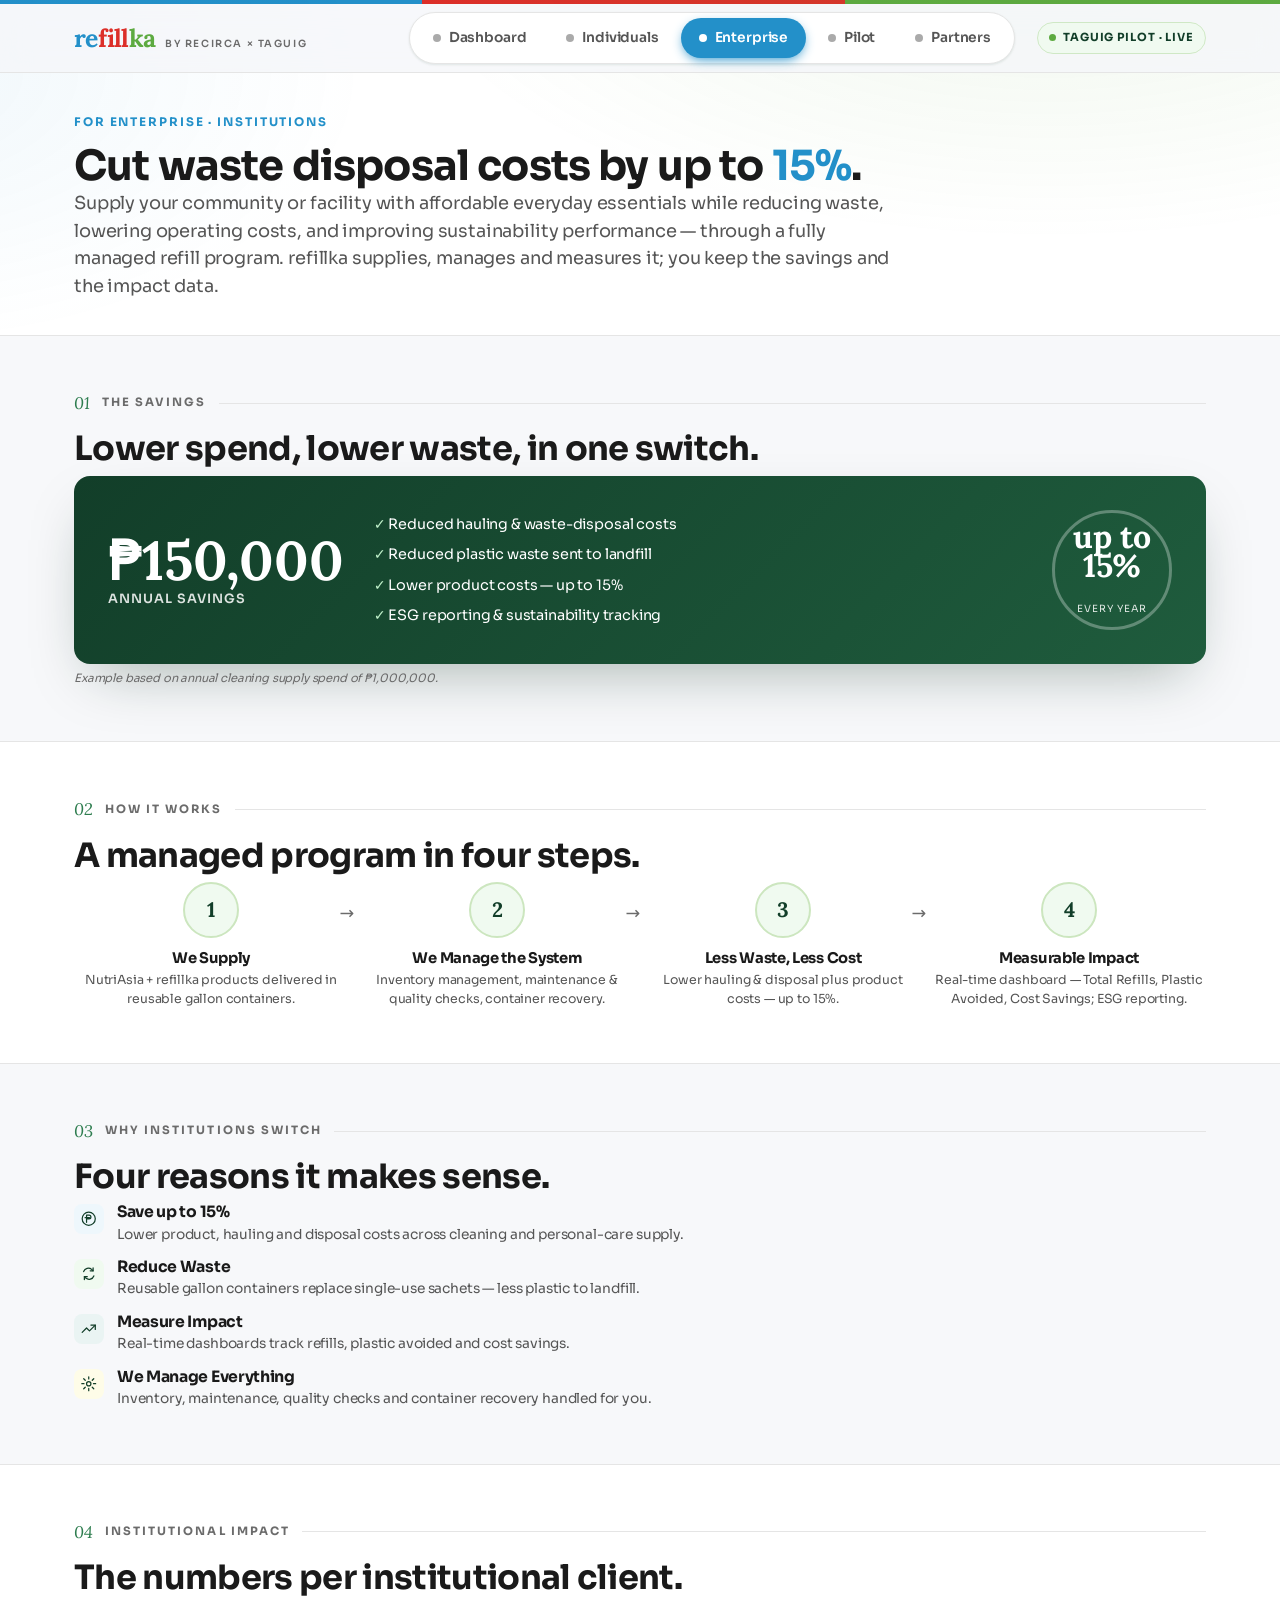
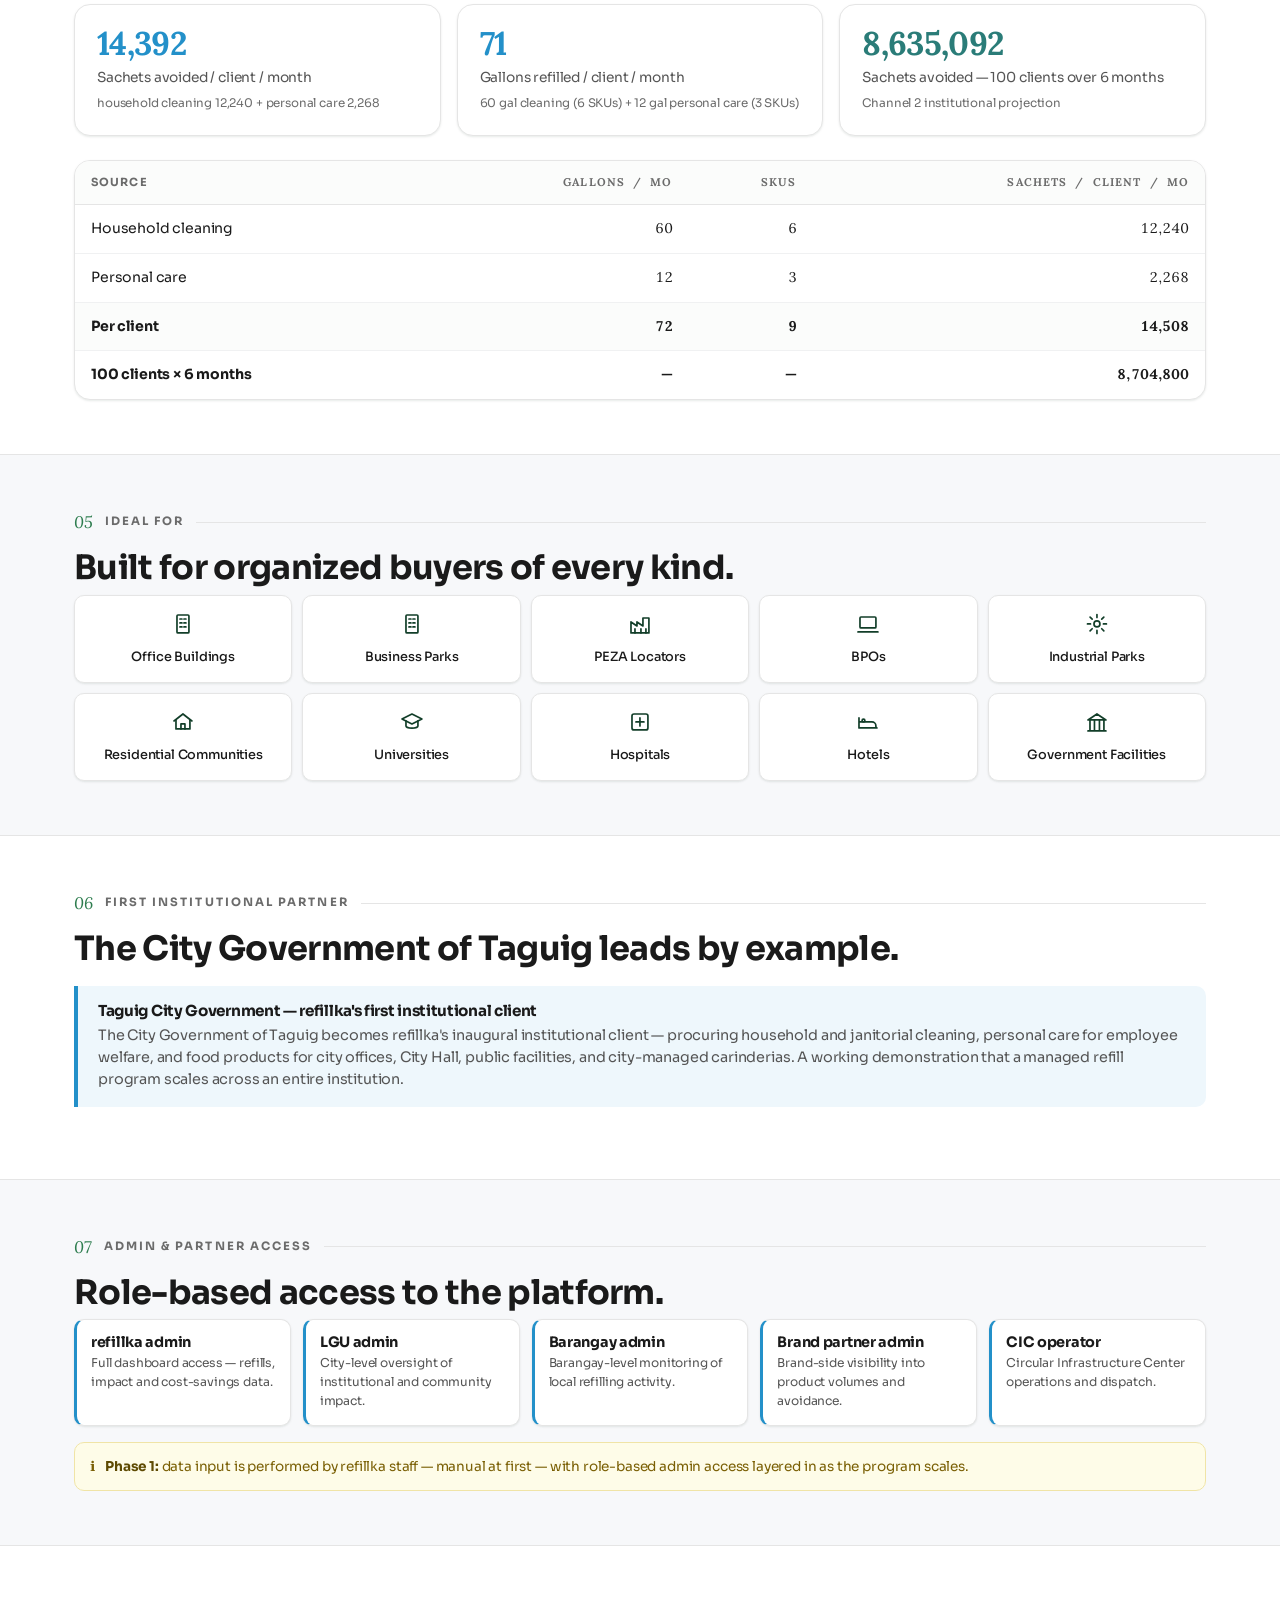
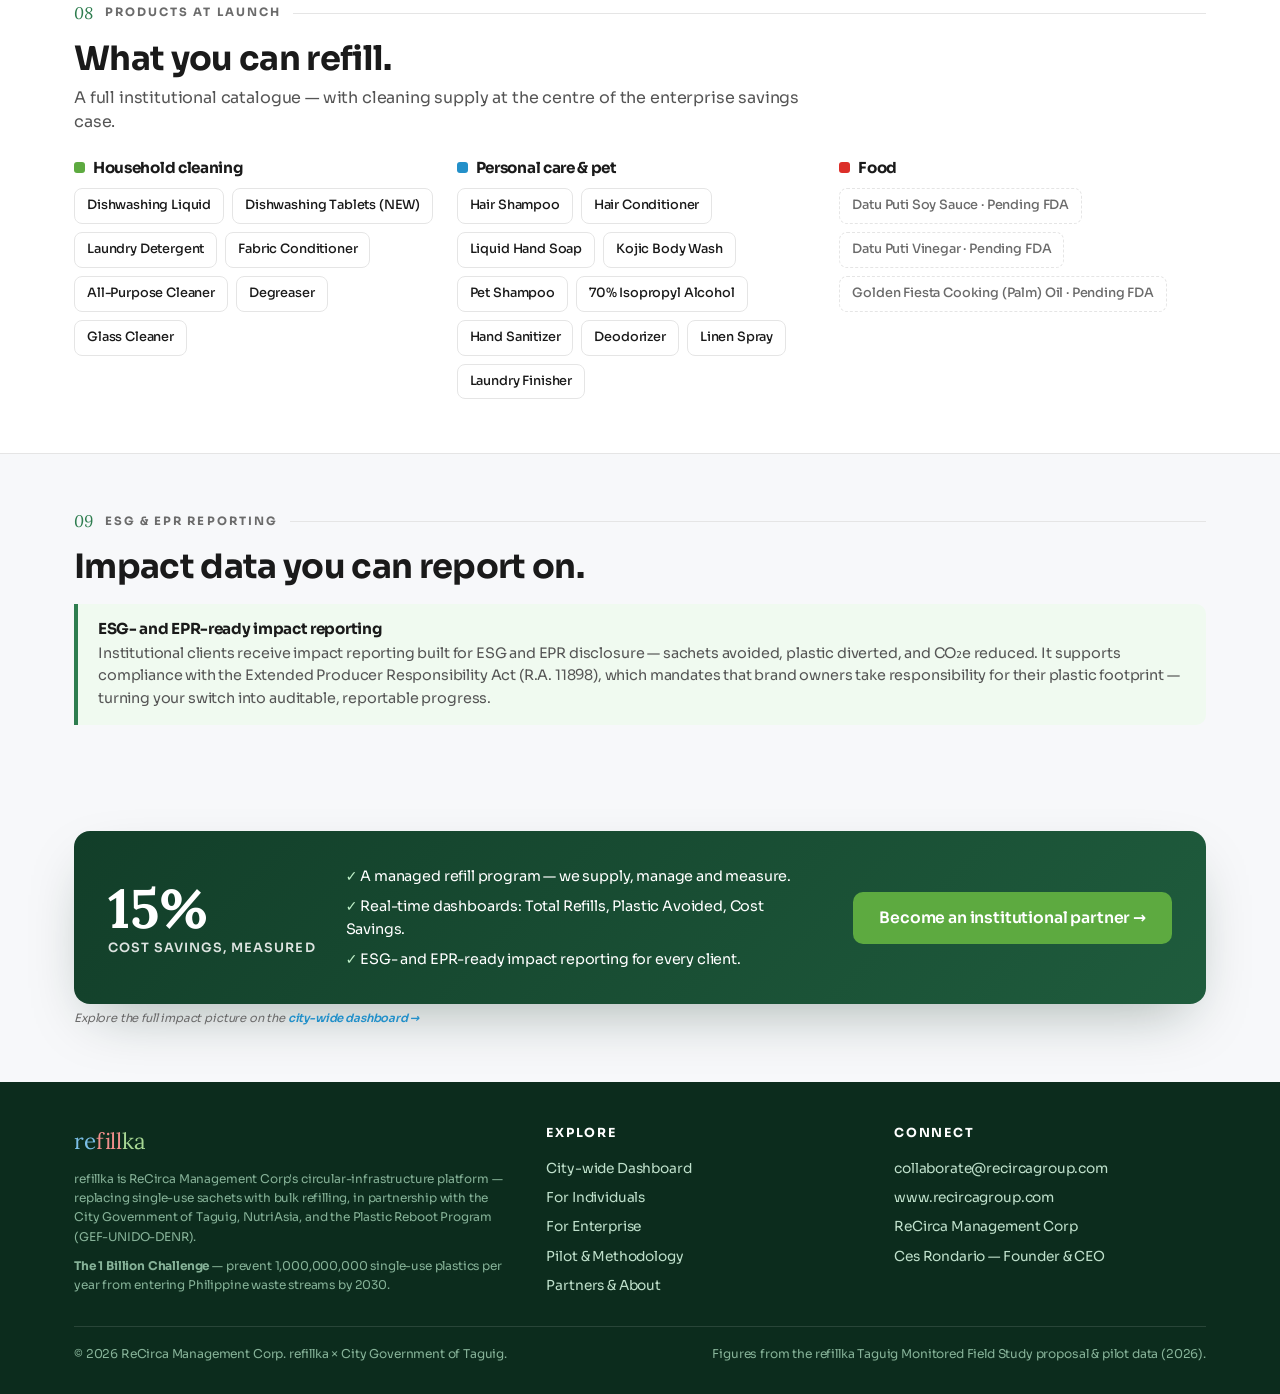
<file: enterprise.html>
<!DOCTYPE html>
<html lang="en">
<head>
  <meta charset="UTF-8">
  <meta name="viewport" content="width=device-width, initial-scale=1.0">
  <title>For Enterprise &amp; Institutions — refillka × Taguig</title>
  <meta name="description" content="Cut waste-disposal costs by up to 15% with refillka's managed institutional refill program: affordable everyday essentials, less plastic, lower operating costs, and ESG-ready impact reporting.">
  <link rel="icon" href="assets/favicon.svg" type="image/svg+xml">
  <link rel="preconnect" href="https://fonts.googleapis.com">
  <link rel="preconnect" href="https://fonts.gstatic.com" crossorigin>
  <link href="https://fonts.googleapis.com/css2?family=Lora:ital,wght@0,500;0,600;0,700;1,500;1,600&family=Sora:wght@400;500;600;700;800&display=swap" rel="stylesheet">
  <link rel="stylesheet" href="styles.css">
</head>
<body>
  <div class="accent-bar"></div>
  <header class="site-header">
    <div class="wrap header-inner">
      <a href="index.html" class="brand" aria-label="refillka home">
        <span class="wordmark"><span class="re">re</span><span class="fill">fill</span><span class="ka">ka</span></span>
        <span class="by">by ReCirca × Taguig</span>
      </a>
      <nav class="tabs" aria-label="Primary">
        <a href="dashboard.html"   class="tab" data-tab="dashboard"><span class="dot"></span>Dashboard</a>
        <a href="individuals.html" class="tab" data-tab="individuals"><span class="dot"></span>Individuals</a>
        <a href="enterprise.html"  class="tab active" data-tab="enterprise" aria-current="page"><span class="dot"></span>Enterprise</a>
        <a href="pilot.html"       class="tab" data-tab="pilot"><span class="dot"></span>Pilot</a>
        <a href="partners.html"    class="tab" data-tab="partners"><span class="dot"></span>Partners</a>
      </nav>
      <span class="pilot-badge"><span class="live"></span>Taguig Pilot · Live</span>
    </div>
  </header>

  <main>
    <!-- PAGE HEAD -->
    <div class="page-head audience-ent">
      <div class="wrap">
        <p class="crumb" data-reveal>For Enterprise · Institutions</p>
        <h1 data-reveal data-reveal-delay="80">Cut waste disposal costs by up to <span style="color:var(--blue)">15%</span>.</h1>
        <p class="lede" data-reveal data-reveal-delay="160">Supply your community or facility with affordable everyday essentials while reducing waste, lowering operating costs, and improving sustainability performance — through a fully managed refill program. refillka supplies, manages and measures it; you keep the savings and the impact data.</p>
      </div>
    </div>

    <!-- 01 · SAVINGS -->
    <section class="block">
      <div class="wrap">
        <div class="eyebrow"><span class="num">01</span><span class="label">The savings</span><span class="line"></span></div>
        <h2 class="sec-title mb-24">Lower spend, lower waste, in one switch.</h2>
        <div class="save-band" data-reveal>
          <div class="num">₱150,000<small>annual savings</small></div>
          <ul>
            <li>Reduced hauling &amp; waste-disposal costs</li>
            <li>Reduced plastic waste sent to landfill</li>
            <li>Lower product costs — up to 15%</li>
            <li>ESG reporting &amp; sustainability tracking</li>
          </ul>
          <div class="ring"><b>up to 15%</b><span>every year</span></div>
        </div>
        <p class="src">Example based on annual cleaning supply spend of ₱1,000,000.</p>
      </div>
    </section>

    <!-- 02 · HOW IT WORKS -->
    <section class="block" style="background:#fff; border-top:1px solid var(--border); border-bottom:1px solid var(--border);">
      <div class="wrap">
        <div class="eyebrow"><span class="num">02</span><span class="label">How it works</span><span class="line"></span></div>
        <h2 class="sec-title mb-24">A managed program in four steps.</h2>
        <div class="steps" data-reveal style="grid-template-columns:repeat(4,1fr)">
          <div class="step">
            <div class="circle">1</div>
            <h4>We Supply</h4>
            <p>NutriAsia + refillka products delivered in reusable gallon containers.</p>
          </div>
          <div class="step">
            <div class="circle">2</div>
            <h4>We Manage the System</h4>
            <p>Inventory management, maintenance &amp; quality checks, container recovery.</p>
          </div>
          <div class="step">
            <div class="circle">3</div>
            <h4>Less Waste, Less Cost</h4>
            <p>Lower hauling &amp; disposal plus product costs — up to 15%.</p>
          </div>
          <div class="step">
            <div class="circle">4</div>
            <h4>Measurable Impact</h4>
            <p>Real-time dashboard — Total Refills, Plastic Avoided, Cost Savings; ESG reporting.</p>
          </div>
        </div>
      </div>
    </section>

    <!-- 03 · VALUE PILLARS -->
    <section class="block">
      <div class="wrap">
        <div class="eyebrow"><span class="num">03</span><span class="label">Why institutions switch</span><span class="line"></span></div>
        <h2 class="sec-title mb-24">Four reasons it makes sense.</h2>
        <div class="value-list" data-reveal>
          <div class="v">
            <span class="vic" style="background:var(--blue-l)">💸</span>
            <div><h4>Save up to 15%</h4><p>Lower product, hauling and disposal costs across cleaning and personal-care supply.</p></div>
          </div>
          <div class="v">
            <span class="vic" style="background:var(--green-l)">♻️</span>
            <div><h4>Reduce Waste</h4><p>Reusable gallon containers replace single-use sachets — less plastic to landfill.</p></div>
          </div>
          <div class="v">
            <span class="vic" style="background:var(--teal-l)">📈</span>
            <div><h4>Measure Impact</h4><p>Real-time dashboards track refills, plastic avoided and cost savings.</p></div>
          </div>
          <div class="v">
            <span class="vic" style="background:var(--yellow-l)">🛠️</span>
            <div><h4>We Manage Everything</h4><p>Inventory, maintenance, quality checks and container recovery handled for you.</p></div>
          </div>
        </div>
      </div>
    </section>

    <!-- 04 · INSTITUTIONAL IMPACT -->
    <section class="block" style="background:#fff; border-top:1px solid var(--border); border-bottom:1px solid var(--border);">
      <div class="wrap">
        <div class="eyebrow"><span class="num">04</span><span class="label">Institutional impact</span><span class="line"></span></div>
        <h2 class="sec-title mb-24">The numbers per institutional client.</h2>
        <div class="stat-grid cols-3 mb-24">
          <div class="card metric accent-blue" data-reveal>
            <div class="val serif" data-count="14508">14,508</div>
            <div class="lbl">Sachets avoided / client / month</div>
            <div class="note">household cleaning 12,240 + personal care 2,268</div>
          </div>
          <div class="card metric accent-blue" data-reveal data-reveal-delay="90">
            <div class="val serif" data-count="72">72</div>
            <div class="lbl">Gallons refilled / client / month</div>
            <div class="note">60 gal cleaning (6 SKUs) + 12 gal personal care (3 SKUs)</div>
          </div>
          <div class="card metric accent-teal" data-reveal data-reveal-delay="180">
            <div class="val serif" data-count="8704800">8,704,800</div>
            <div class="lbl">Sachets avoided — 100 clients over 6 months</div>
            <div class="note">Channel 2 institutional projection</div>
          </div>
        </div>
        <div class="table-wrap" data-reveal>
          <table>
            <thead><tr><th>Source</th><th class="num">Gallons / mo</th><th class="num">SKUs</th><th class="num">Sachets / client / mo</th></tr></thead>
            <tbody>
              <tr><td>Household cleaning</td><td class="num">60</td><td class="num">6</td><td class="num">12,240</td></tr>
              <tr><td>Personal care</td><td class="num">12</td><td class="num">3</td><td class="num">2,268</td></tr>
              <tr style="font-weight:700; background:#fbfcfb;"><td>Per client</td><td class="num">72</td><td class="num">9</td><td class="num">14,508</td></tr>
              <tr style="font-weight:700;"><td>100 clients × 6 months</td><td class="num">—</td><td class="num">—</td><td class="num">8,704,800</td></tr>
            </tbody>
          </table>
        </div>
      </div>
    </section>

    <!-- 05 · IDEAL FOR -->
    <section class="block">
      <div class="wrap">
        <div class="eyebrow"><span class="num">05</span><span class="label">Ideal for</span><span class="line"></span></div>
        <h2 class="sec-title mb-24">Built for organized buyers of every kind.</h2>
        <div class="ideal" data-reveal>
          <div class="i"><span class="ig" aria-hidden="true">🏢</span>Office Buildings</div>
          <div class="i"><span class="ig" aria-hidden="true">🏬</span>Business Parks</div>
          <div class="i"><span class="ig" aria-hidden="true">🏭</span>PEZA Locators</div>
          <div class="i"><span class="ig" aria-hidden="true">💻</span>BPOs</div>
          <div class="i"><span class="ig" aria-hidden="true">⚙️</span>Industrial Parks</div>
          <div class="i"><span class="ig" aria-hidden="true">🏘️</span>Residential Communities</div>
          <div class="i"><span class="ig" aria-hidden="true">🎓</span>Universities</div>
          <div class="i"><span class="ig" aria-hidden="true">🏥</span>Hospitals</div>
          <div class="i"><span class="ig" aria-hidden="true">🏨</span>Hotels</div>
          <div class="i"><span class="ig" aria-hidden="true">🏛️</span>Government Facilities</div>
        </div>
      </div>
    </section>

    <!-- 06 · TAGUIG FIRST PARTNER -->
    <section class="block" style="background:#fff; border-top:1px solid var(--border); border-bottom:1px solid var(--border);">
      <div class="wrap">
        <div class="eyebrow"><span class="num">06</span><span class="label">First institutional partner</span><span class="line"></span></div>
        <h2 class="sec-title mb-24">The City Government of Taguig leads by example.</h2>
        <div class="callout blue" data-reveal>
          <h4>Taguig City Government — refillka's first institutional client</h4>
          <p>The City Government of Taguig becomes refillka's inaugural institutional client — procuring household and janitorial cleaning, personal care for employee welfare, and food products for city offices, City Hall, public facilities, and city-managed carinderias. A working demonstration that a managed refill program scales across an entire institution.</p>
        </div>
      </div>
    </section>

    <!-- 07 · ADMIN & PARTNER ACCESS -->
    <section class="block">
      <div class="wrap">
        <div class="eyebrow"><span class="num">07</span><span class="label">Admin &amp; partner access</span><span class="line"></span></div>
        <h2 class="sec-title mb-24">Role-based access to the platform.</h2>
        <div class="roles" data-reveal>
          <div class="role"><h4>refillka admin</h4><p>Full dashboard access — refills, impact and cost-savings data.</p></div>
          <div class="role"><h4>LGU admin</h4><p>City-level oversight of institutional and community impact.</p></div>
          <div class="role"><h4>Barangay admin</h4><p>Barangay-level monitoring of local refilling activity.</p></div>
          <div class="role"><h4>Brand partner admin</h4><p>Brand-side visibility into product volumes and avoidance.</p></div>
          <div class="role"><h4>CIC operator</h4><p>Circular Infrastructure Center operations and dispatch.</p></div>
        </div>
        <div class="phase-note mt-16" data-reveal>
          <span aria-hidden="true">ℹ️</span>
          <div><b>Phase 1:</b> data input is performed by refillka staff — manual at first — with role-based admin access layered in as the program scales.</div>
        </div>
      </div>
    </section>

    <!-- 08 · PRODUCTS -->
    <section class="block" style="background:#fff; border-top:1px solid var(--border); border-bottom:1px solid var(--border);">
      <div class="wrap">
        <div class="eyebrow"><span class="num">08</span><span class="label">Products at launch</span><span class="line"></span></div>
        <h2 class="sec-title">What you can refill.</h2>
        <p class="sec-sub mb-24">A full institutional catalogue — with cleaning supply at the centre of the enterprise savings case.</p>
        <div class="prod-cols" data-reveal>
          <div class="prod-group">
            <h4><span class="swatch" style="background:var(--green)"></span>Household cleaning</h4>
            <div class="chips">
              <span class="chip">Dishwashing Liquid</span>
              <span class="chip">Dishwashing Tablets (NEW)</span>
              <span class="chip">Laundry Detergent</span>
              <span class="chip">Fabric Conditioner</span>
              <span class="chip">All-Purpose Cleaner</span>
              <span class="chip">Degreaser</span>
              <span class="chip">Glass Cleaner</span>
            </div>
          </div>
          <div class="prod-group">
            <h4><span class="swatch" style="background:var(--blue)"></span>Personal care &amp; pet</h4>
            <div class="chips">
              <span class="chip">Hair Shampoo</span>
              <span class="chip">Hair Conditioner</span>
              <span class="chip">Liquid Hand Soap</span>
              <span class="chip">Kojic Body Wash</span>
              <span class="chip">Pet Shampoo</span>
              <span class="chip">70% Isopropyl Alcohol</span>
              <span class="chip">Hand Sanitizer</span>
              <span class="chip">Deodorizer</span>
              <span class="chip">Linen Spray</span>
              <span class="chip">Laundry Finisher</span>
            </div>
          </div>
          <div class="prod-group">
            <h4><span class="swatch" style="background:var(--red)"></span>Food</h4>
            <div class="chips">
              <span class="chip soon">Datu Puti Soy Sauce · Pending FDA</span>
              <span class="chip soon">Datu Puti Vinegar · Pending FDA</span>
              <span class="chip soon">Golden Fiesta Cooking (Palm) Oil · Pending FDA</span>
            </div>
          </div>
        </div>
      </div>
    </section>

    <!-- 09 · ESG / EPR -->
    <section class="block">
      <div class="wrap">
        <div class="eyebrow"><span class="num">09</span><span class="label">ESG &amp; EPR reporting</span><span class="line"></span></div>
        <h2 class="sec-title mb-24">Impact data you can report on.</h2>
        <div class="callout" data-reveal>
          <h4>ESG- and EPR-ready impact reporting</h4>
          <p>Institutional clients receive impact reporting built for ESG and EPR disclosure — sachets avoided, plastic diverted, and CO₂e reduced. It supports compliance with the Extended Producer Responsibility Act (R.A. 11898), which mandates that brand owners take responsibility for their plastic footprint — turning your switch into auditable, reportable progress.</p>
        </div>
      </div>
    </section>

    <!-- 10 · CTA -->
    <section class="block tight">
      <div class="wrap">
        <div class="save-band" data-reveal>
          <div class="num">15%<small>cost savings, measured</small></div>
          <ul>
            <li>A managed refill program — we supply, manage and measure.</li>
            <li>Real-time dashboards: Total Refills, Plastic Avoided, Cost Savings.</li>
            <li>ESG- and EPR-ready impact reporting for every client.</li>
          </ul>
          <a href="mailto:collaborate@recircagroup.com" class="btn lg solid-green" style="white-space:nowrap">Become an institutional partner →</a>
        </div>
        <p class="src mt-16">Explore the full impact picture on the <a href="dashboard.html" style="color:var(--blue); font-weight:600">city-wide dashboard →</a></p>
      </div>
    </section>
  </main>

  <footer class="site-footer">
    <div class="wrap">
      <div class="footer-grid">
        <div>
          <div class="word"><span class="re">re</span><span class="fill">fill</span><span class="ka">ka</span></div>
          <p class="src-note">refillka is ReCirca Management Corp's circular-infrastructure platform —
          replacing single-use sachets with bulk refilling, in partnership with the City Government of
          Taguig, NutriAsia, and the Plastic Reboot Program (GEF-UNIDO-DENR).</p>
          <p class="src-note"><strong>The 1 Billion Challenge</strong> — prevent 1,000,000,000 single-use
          plastics per year from entering Philippine waste streams by 2030.</p>
        </div>
        <div>
          <h5>Explore</h5>
          <ul>
            <li><a href="dashboard.html">City-wide Dashboard</a></li>
            <li><a href="individuals.html">For Individuals</a></li>
            <li><a href="enterprise.html">For Enterprise</a></li>
            <li><a href="pilot.html">Pilot &amp; Methodology</a></li>
            <li><a href="partners.html">Partners &amp; About</a></li>
          </ul>
        </div>
        <div>
          <h5>Connect</h5>
          <ul>
            <li><a href="mailto:collaborate@recircagroup.com">collaborate@recircagroup.com</a></li>
            <li><a href="https://www.recircagroup.com" target="_blank" rel="noopener">www.recircagroup.com</a></li>
            <li>ReCirca Management Corp</li>
            <li>Ces Rondario — Founder &amp; CEO</li>
          </ul>
        </div>
      </div>
      <div class="foot-bottom">
        <span>© 2026 ReCirca Management Corp. refillka × City Government of Taguig.</span>
        <span>Figures from the refillka Taguig Monitored Field Study proposal &amp; pilot data (2026).</span>
      </div>
    </div>
  </footer>
  <script src="data.js" defer></script>
  <script src="app.js" defer></script>
</body>
</html>
</file>
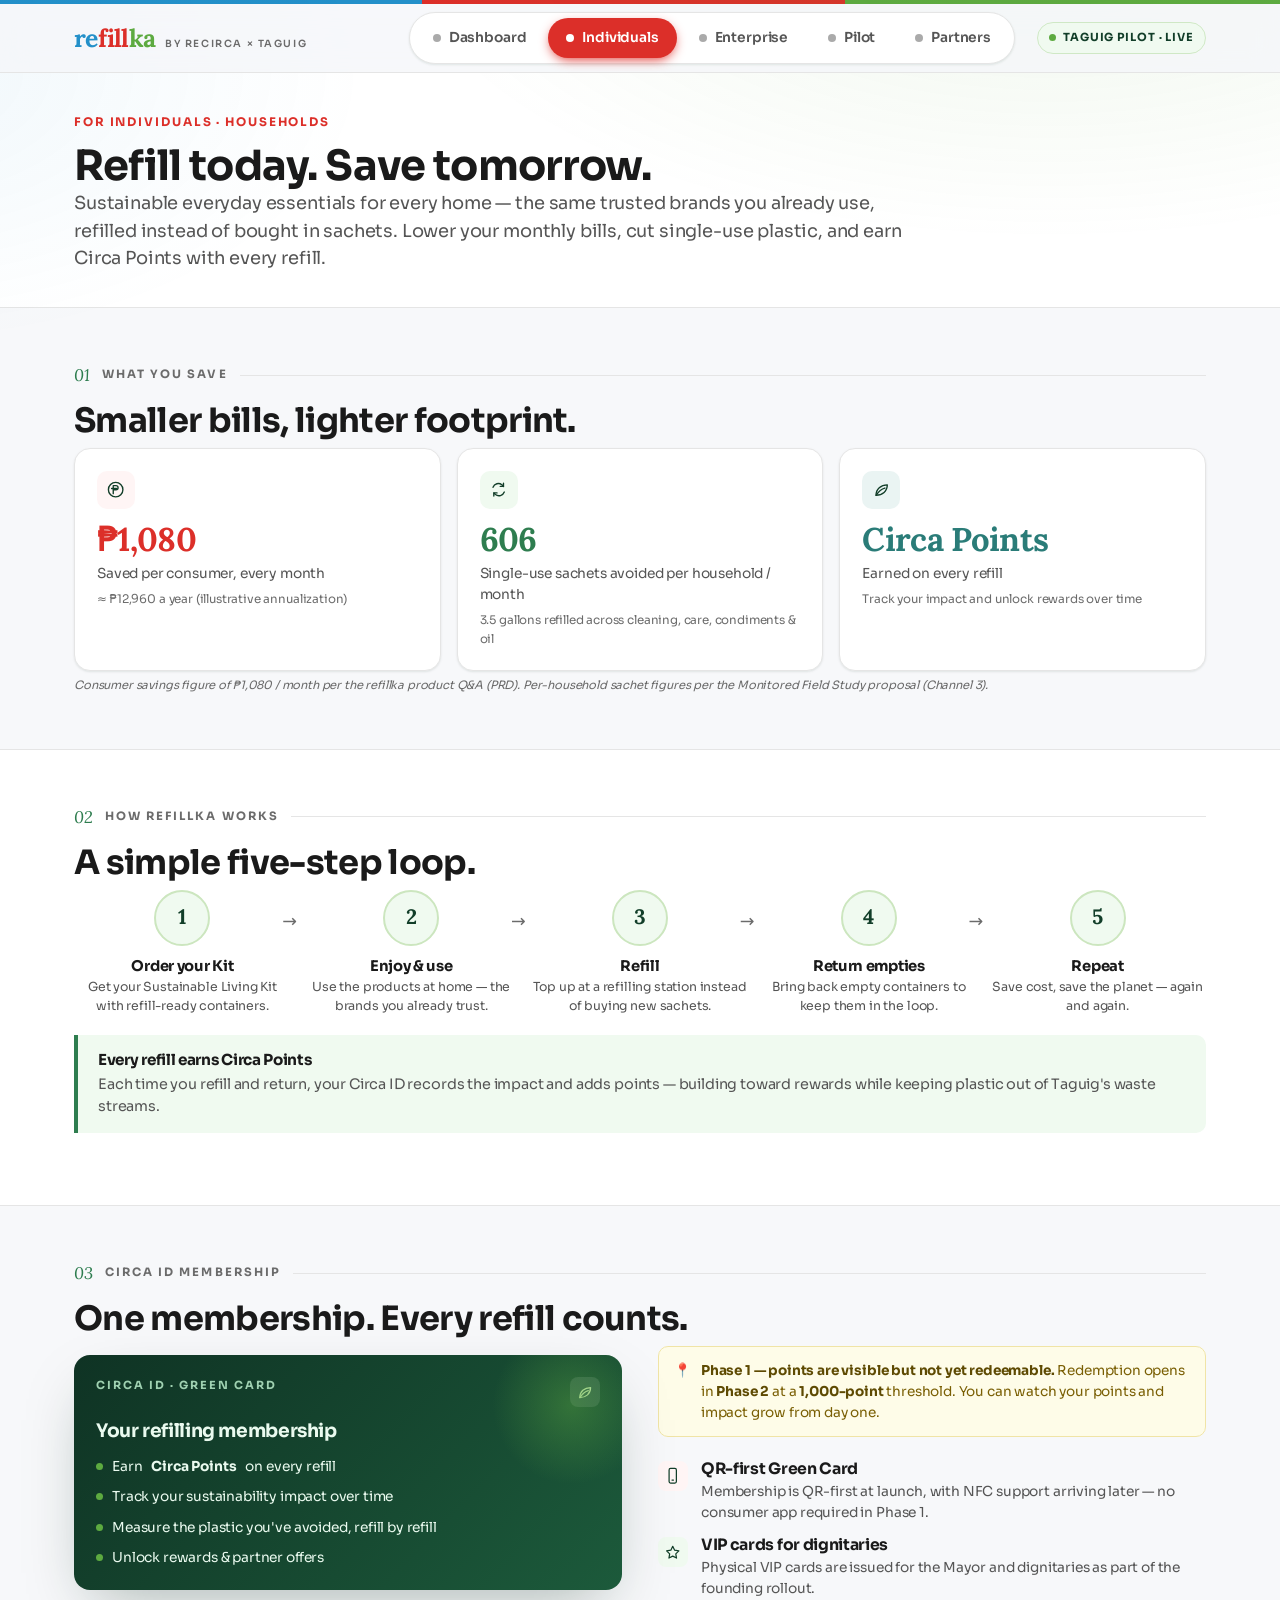
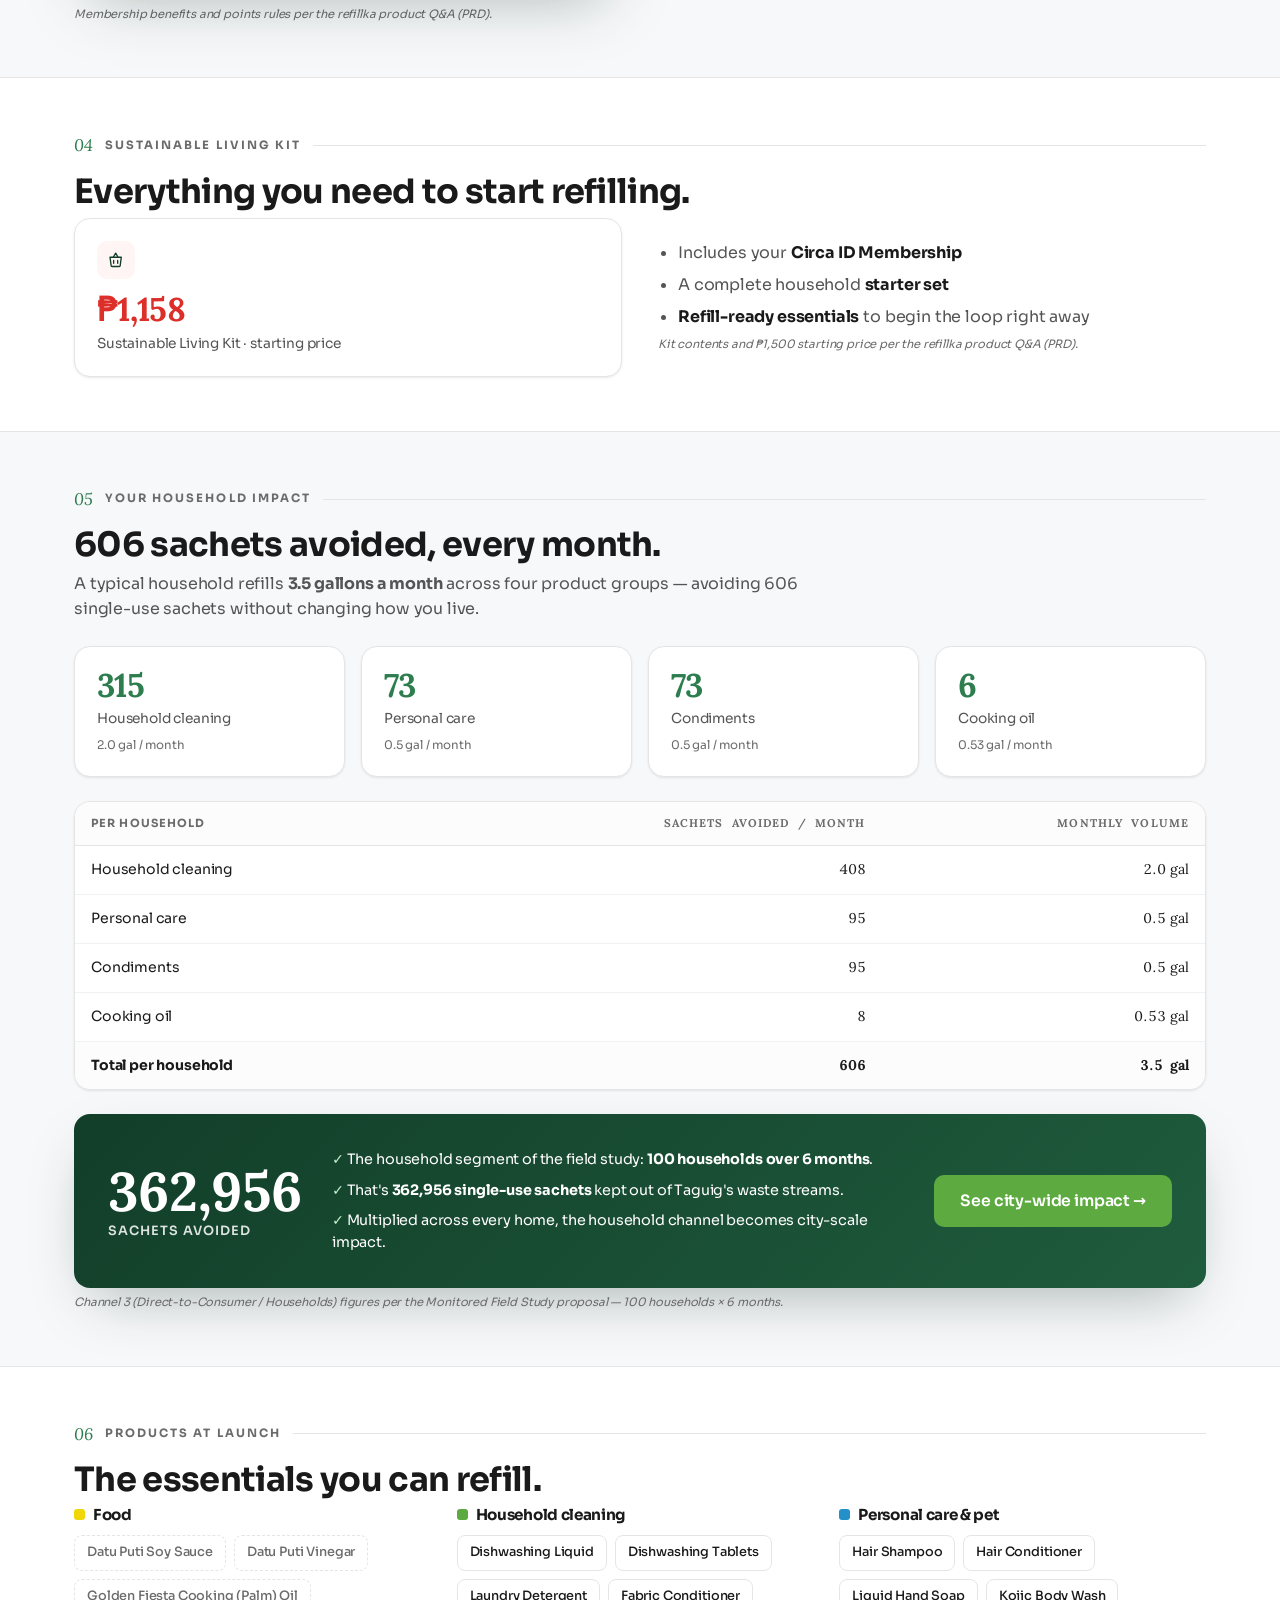
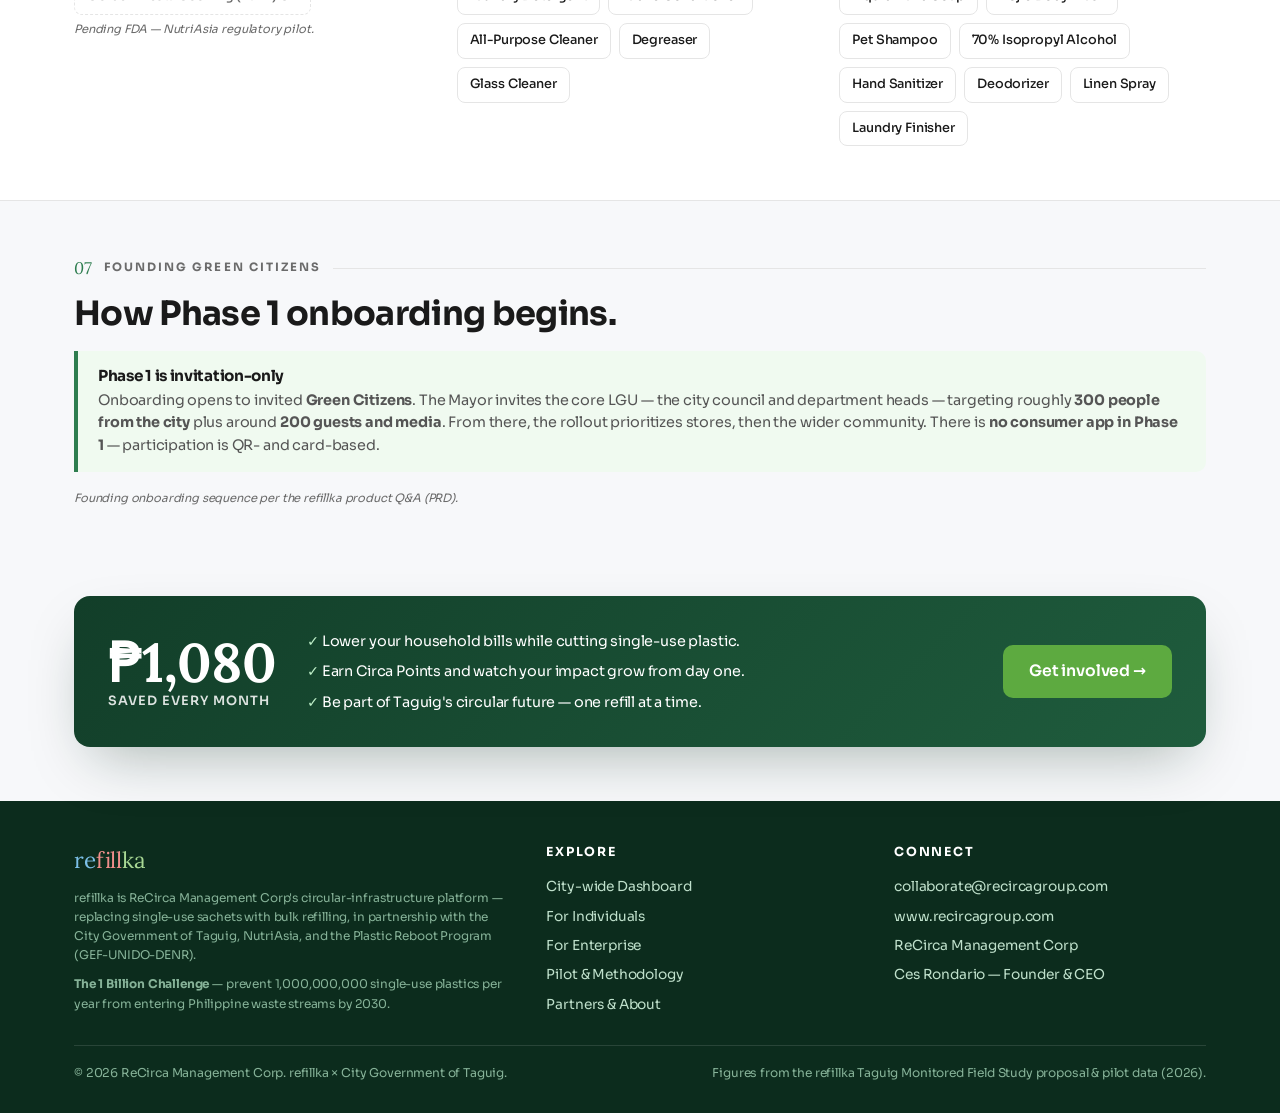
<file: individuals.html>
<!DOCTYPE html>
<html lang="en">
<head>
  <meta charset="UTF-8">
  <meta name="viewport" content="width=device-width, initial-scale=1.0">
  <title>For Individuals &amp; Households — refillka × Taguig</title>
  <meta name="description" content="Refill everyday essentials and save an estimated ₱1,080 a month while cutting plastic. The Sustainable Living Kit, Circa ID membership, Circa Points and how the refill loop works for Taguig households.">
  <link rel="icon" href="assets/favicon.svg" type="image/svg+xml">
  <link rel="preconnect" href="https://fonts.googleapis.com">
  <link rel="preconnect" href="https://fonts.gstatic.com" crossorigin>
  <link href="https://fonts.googleapis.com/css2?family=Lora:ital,wght@0,500;0,600;0,700;1,500;1,600&family=Sora:wght@400;500;600;700;800&display=swap" rel="stylesheet">
  <link rel="stylesheet" href="styles.css">
</head>
<body>
  <div class="accent-bar"></div>
  <header class="site-header">
    <div class="wrap header-inner">
      <a href="index.html" class="brand" aria-label="refillka home">
        <span class="wordmark"><span class="re">re</span><span class="fill">fill</span><span class="ka">ka</span></span>
        <span class="by">by ReCirca × Taguig</span>
      </a>
      <nav class="tabs" aria-label="Primary">
        <a href="dashboard.html"   class="tab" data-tab="dashboard"><span class="dot"></span>Dashboard</a>
        <a href="individuals.html" class="tab active" data-tab="individuals" aria-current="page"><span class="dot"></span>Individuals</a>
        <a href="enterprise.html"  class="tab" data-tab="enterprise"><span class="dot"></span>Enterprise</a>
        <a href="pilot.html"       class="tab" data-tab="pilot"><span class="dot"></span>Pilot</a>
        <a href="partners.html"    class="tab" data-tab="partners"><span class="dot"></span>Partners</a>
      </nav>
      <span class="pilot-badge"><span class="live"></span>Taguig Pilot · Live</span>
    </div>
  </header>

  <main>
    <!-- PAGE HEAD -->
    <div class="page-head audience-ind">
      <div class="wrap">
        <p class="crumb" data-reveal>For Individuals · Households</p>
        <h1 data-reveal data-reveal-delay="80">Refill today. Save tomorrow.</h1>
        <p class="lede" data-reveal data-reveal-delay="160">Sustainable everyday essentials for every home — the same trusted brands you already use, refilled instead of bought in sachets. Lower your monthly bills, cut single-use plastic, and earn Circa Points with every refill.</p>
      </div>
    </div>

    <!-- 01 · SAVINGS -->
    <section class="block">
      <div class="wrap">
        <div class="eyebrow"><span class="num">01</span><span class="label">What you save</span><span class="line"></span></div>
        <h2 class="sec-title mb-24">Smaller bills, lighter footprint.</h2>
        <div class="stat-grid cols-3">
          <div class="card metric accent-red lift" data-reveal>
            <div class="ic" style="background:var(--red-l)">💸</div>
            <div class="val serif" data-count="1080" data-prefix="₱">₱1,080</div>
            <div class="lbl">Saved per consumer, every month</div>
            <div class="note">≈ ₱12,960 a year (illustrative annualization)</div>
          </div>
          <div class="card metric accent-green lift" data-reveal data-reveal-delay="90">
            <div class="ic" style="background:var(--green-l)">♻️</div>
            <div class="val serif" data-count="606">606</div>
            <div class="lbl">Single-use sachets avoided per household / month</div>
            <div class="note">3.5 gallons refilled across cleaning, care, condiments &amp; oil</div>
          </div>
          <div class="card metric accent-teal lift" data-reveal data-reveal-delay="180">
            <div class="ic" style="background:var(--teal-l)">🌿</div>
            <div class="val serif">Circa Points</div>
            <div class="lbl">Earned on every refill</div>
            <div class="note">Track your impact and unlock rewards over time</div>
          </div>
        </div>
        <p class="src">Consumer savings figure of ₱1,080 / month per the refillka product Q&amp;A (PRD). Per-household sachet figures per the Monitored Field Study proposal (Channel 3).</p>
      </div>
    </section>

    <!-- 02 · HOW IT WORKS -->
    <section class="block" style="background:#fff; border-top:1px solid var(--border); border-bottom:1px solid var(--border);">
      <div class="wrap">
        <div class="eyebrow"><span class="num">02</span><span class="label">How refillka works</span><span class="line"></span></div>
        <h2 class="sec-title mb-24">A simple five-step loop.</h2>
        <div class="steps" data-reveal>
          <div class="step">
            <div class="circle">1</div>
            <h4>Order your Kit</h4>
            <p>Get your Sustainable Living Kit with refill-ready containers.</p>
          </div>
          <div class="step">
            <div class="circle">2</div>
            <h4>Enjoy &amp; use</h4>
            <p>Use the products at home — the brands you already trust.</p>
          </div>
          <div class="step">
            <div class="circle">3</div>
            <h4>Refill</h4>
            <p>Top up at a refilling station instead of buying new sachets.</p>
          </div>
          <div class="step">
            <div class="circle">4</div>
            <h4>Return empties</h4>
            <p>Bring back empty containers to keep them in the loop.</p>
          </div>
          <div class="step">
            <div class="circle">5</div>
            <h4>Repeat</h4>
            <p>Save cost, save the planet — again and again.</p>
          </div>
        </div>
        <div class="callout" data-reveal>
          <h4>Every refill earns Circa Points</h4>
          <p>Each time you refill and return, your Circa ID records the impact and adds points — building toward rewards while keeping plastic out of Taguig's waste streams.</p>
        </div>
      </div>
    </section>

    <!-- 03 · CIRCA ID -->
    <section class="block">
      <div class="wrap">
        <div class="eyebrow"><span class="num">03</span><span class="label">Circa ID membership</span><span class="line"></span></div>
        <h2 class="sec-title mb-24">One membership. Every refill counts.</h2>
        <div class="split">
          <div class="circa-card" data-reveal>
            <div class="top">
              <span class="id">Circa ID · Green Card</span>
              <span class="leaf">🌿</span>
            </div>
            <h3>Your refilling membership</h3>
            <ul class="feat">
              <li>Earn <strong>Circa Points</strong> on every refill</li>
              <li>Track your sustainability impact over time</li>
              <li>Measure the plastic you've avoided, refill by refill</li>
              <li>Unlock rewards &amp; partner offers</li>
            </ul>
          </div>
          <div data-reveal data-reveal-delay="120">
            <div class="phase-note">
              <span>📍</span>
              <div>
                <b>Phase 1 — points are visible but not yet redeemable.</b>
                Redemption opens in <b>Phase 2</b> at a <b>1,000-point</b> threshold. You can watch your points and impact grow from day one.
              </div>
            </div>
            <div class="value-list mt-24">
              <div class="v">
                <span class="vic" style="background:var(--red-l)">📱</span>
                <div>
                  <h4>QR-first Green Card</h4>
                  <p>Membership is QR-first at launch, with NFC support arriving later — no consumer app required in Phase 1.</p>
                </div>
              </div>
              <div class="v">
                <span class="vic" style="background:var(--green-l)">⭐</span>
                <div>
                  <h4>VIP cards for dignitaries</h4>
                  <p>Physical VIP cards are issued for the Mayor and dignitaries as part of the founding rollout.</p>
                </div>
              </div>
            </div>
          </div>
        </div>
        <p class="src">Membership benefits and points rules per the refillka product Q&amp;A (PRD).</p>
      </div>
    </section>

    <!-- 04 · SUSTAINABLE LIVING KIT -->
    <section class="block" style="background:#fff; border-top:1px solid var(--border); border-bottom:1px solid var(--border);">
      <div class="wrap">
        <div class="eyebrow"><span class="num">04</span><span class="label">Sustainable Living Kit</span><span class="line"></span></div>
        <h2 class="sec-title mb-24">Everything you need to start refilling.</h2>
        <div class="split">
          <div class="card lift" data-reveal>
            <div class="metric">
              <div class="ic" style="background:var(--red-l)">🧺</div>
              <div class="val serif accent-red" style="color:var(--red)" data-count="1500" data-prefix="₱">₱1,500</div>
              <div class="lbl">Sustainable Living Kit · starting price</div>
            </div>
          </div>
          <div data-reveal data-reveal-delay="120">
            <ul class="prose" style="margin-left:20px; color:var(--mid);">
              <li>Includes your <strong>Circa ID Membership</strong></li>
              <li>A complete household <strong>starter set</strong></li>
              <li><strong>Refill-ready essentials</strong> to begin the loop right away</li>
            </ul>
            <p class="src">Kit contents and ₱1,500 starting price per the refillka product Q&amp;A (PRD).</p>
          </div>
        </div>
      </div>
    </section>

    <!-- 05 · HOUSEHOLD IMPACT -->
    <section class="block">
      <div class="wrap">
        <div class="eyebrow"><span class="num">05</span><span class="label">Your household impact</span><span class="line"></span></div>
        <h2 class="sec-title">606 sachets avoided, every month.</h2>
        <p class="sec-sub mb-24">A typical household refills <strong>3.5 gallons a month</strong> across four product groups — avoiding 606 single-use sachets without changing how you live.</p>
        <div class="stat-grid cols-4 mb-24">
          <div class="card metric accent-green" data-reveal><div class="val serif" data-count="408">408</div><div class="lbl">Household cleaning</div><div class="note">2.0 gal / month</div></div>
          <div class="card metric accent-green" data-reveal data-reveal-delay="60"><div class="val serif" data-count="95">95</div><div class="lbl">Personal care</div><div class="note">0.5 gal / month</div></div>
          <div class="card metric accent-green" data-reveal data-reveal-delay="120"><div class="val serif" data-count="95">95</div><div class="lbl">Condiments</div><div class="note">0.5 gal / month</div></div>
          <div class="card metric accent-green" data-reveal data-reveal-delay="180"><div class="val serif" data-count="8">8</div><div class="lbl">Cooking oil</div><div class="note">0.53 gal / month</div></div>
        </div>
        <div class="table-wrap" data-reveal>
          <table>
            <thead><tr><th>Per household</th><th class="num">Sachets avoided / month</th><th class="num">Monthly volume</th></tr></thead>
            <tbody>
              <tr><td>Household cleaning</td><td class="num">408</td><td class="num">2.0 gal</td></tr>
              <tr><td>Personal care</td><td class="num">95</td><td class="num">0.5 gal</td></tr>
              <tr><td>Condiments</td><td class="num">95</td><td class="num">0.5 gal</td></tr>
              <tr><td>Cooking oil</td><td class="num">8</td><td class="num">0.53 gal</td></tr>
              <tr style="font-weight:700; background:#fbfcfb;"><td>Total per household</td><td class="num">606</td><td class="num">3.5 gal</td></tr>
            </tbody>
          </table>
        </div>
        <div class="save-band mt-24" data-reveal>
          <div class="num">362,956<small>sachets avoided</small></div>
          <ul>
            <li>The household segment of the field study: <strong>100 households over 6 months</strong>.</li>
            <li>That's <strong>362,956 single-use sachets</strong> kept out of Taguig's waste streams.</li>
            <li>Multiplied across every home, the household channel becomes city-scale impact.</li>
          </ul>
          <a href="dashboard.html" class="btn lg solid-green" style="white-space:nowrap">See city-wide impact →</a>
        </div>
        <p class="src">Channel 3 (Direct-to-Consumer / Households) figures per the Monitored Field Study proposal — 100 households × 6 months.</p>
      </div>
    </section>

    <!-- 06 · PRODUCTS -->
    <section class="block" style="background:#fff; border-top:1px solid var(--border); border-bottom:1px solid var(--border);">
      <div class="wrap">
        <div class="eyebrow"><span class="num">06</span><span class="label">Products at launch</span><span class="line"></span></div>
        <h2 class="sec-title mb-24">The essentials you can refill.</h2>
        <div class="prod-cols">
          <div class="prod-group" data-reveal>
            <h4><span class="swatch" style="background:var(--yellow)"></span>Food</h4>
            <div class="chips">
              <span class="chip soon">Datu Puti Soy Sauce</span>
              <span class="chip soon">Datu Puti Vinegar</span>
              <span class="chip soon">Golden Fiesta Cooking (Palm) Oil</span>
            </div>
            <p class="src">Pending FDA — NutriAsia regulatory pilot.</p>
          </div>
          <div class="prod-group" data-reveal data-reveal-delay="90">
            <h4><span class="swatch" style="background:var(--green)"></span>Household cleaning</h4>
            <div class="chips">
              <span class="chip">Dishwashing Liquid</span>
              <span class="chip">Dishwashing Tablets</span>
              <span class="chip">Laundry Detergent</span>
              <span class="chip">Fabric Conditioner</span>
              <span class="chip">All-Purpose Cleaner</span>
              <span class="chip">Degreaser</span>
              <span class="chip">Glass Cleaner</span>
            </div>
          </div>
          <div class="prod-group" data-reveal data-reveal-delay="180">
            <h4><span class="swatch" style="background:var(--blue)"></span>Personal care &amp; pet</h4>
            <div class="chips">
              <span class="chip">Hair Shampoo</span>
              <span class="chip">Hair Conditioner</span>
              <span class="chip">Liquid Hand Soap</span>
              <span class="chip">Kojic Body Wash</span>
              <span class="chip">Pet Shampoo</span>
              <span class="chip">70% Isopropyl Alcohol</span>
              <span class="chip">Hand Sanitizer</span>
              <span class="chip">Deodorizer</span>
              <span class="chip">Linen Spray</span>
              <span class="chip">Laundry Finisher</span>
            </div>
          </div>
        </div>
      </div>
    </section>

    <!-- 07 · FOUNDING GREEN CITIZENS -->
    <section class="block">
      <div class="wrap">
        <div class="eyebrow"><span class="num">07</span><span class="label">Founding Green Citizens</span><span class="line"></span></div>
        <h2 class="sec-title mb-24">How Phase 1 onboarding begins.</h2>
        <div class="callout" data-reveal>
          <h4>Phase 1 is invitation-only</h4>
          <p>Onboarding opens to invited <strong>Green Citizens</strong>. The Mayor invites the core LGU — the city council and department heads — targeting roughly <strong>300 people from the city</strong> plus around <strong>200 guests and media</strong>. From there, the rollout prioritizes stores, then the wider community. There is <strong>no consumer app in Phase 1</strong> — participation is QR- and card-based.</p>
        </div>
        <p class="src">Founding onboarding sequence per the refillka product Q&amp;A (PRD).</p>
      </div>
    </section>

    <!-- 08 · CTA -->
    <section class="block tight">
      <div class="wrap">
        <div class="save-band" data-reveal>
          <div class="num">₱1,080<small>saved every month</small></div>
          <ul>
            <li>Lower your household bills while cutting single-use plastic.</li>
            <li>Earn Circa Points and watch your impact grow from day one.</li>
            <li>Be part of Taguig's circular future — one refill at a time.</li>
          </ul>
          <a href="mailto:collaborate@recircagroup.com" class="btn lg solid-green" style="white-space:nowrap">Get involved →</a>
        </div>
      </div>
    </section>
  </main>

  <footer class="site-footer">
    <div class="wrap">
      <div class="footer-grid">
        <div>
          <div class="word"><span class="re">re</span><span class="fill">fill</span><span class="ka">ka</span></div>
          <p class="src-note">refillka is ReCirca Management Corp's circular-infrastructure platform —
          replacing single-use sachets with bulk refilling, in partnership with the City Government of
          Taguig, NutriAsia, and the Plastic Reboot Program (GEF-UNIDO-DENR).</p>
          <p class="src-note"><strong>The 1 Billion Challenge</strong> — prevent 1,000,000,000 single-use
          plastics per year from entering Philippine waste streams by 2030.</p>
        </div>
        <div>
          <h5>Explore</h5>
          <ul>
            <li><a href="dashboard.html">City-wide Dashboard</a></li>
            <li><a href="individuals.html">For Individuals</a></li>
            <li><a href="enterprise.html">For Enterprise</a></li>
            <li><a href="pilot.html">Pilot &amp; Methodology</a></li>
            <li><a href="partners.html">Partners &amp; About</a></li>
          </ul>
        </div>
        <div>
          <h5>Connect</h5>
          <ul>
            <li><a href="mailto:collaborate@recircagroup.com">collaborate@recircagroup.com</a></li>
            <li><a href="https://www.recircagroup.com" target="_blank" rel="noopener">www.recircagroup.com</a></li>
            <li>ReCirca Management Corp</li>
            <li>Ces Rondario — Founder &amp; CEO</li>
          </ul>
        </div>
      </div>
      <div class="foot-bottom">
        <span>© 2026 ReCirca Management Corp. refillka × City Government of Taguig.</span>
        <span>Figures from the refillka Taguig Monitored Field Study proposal &amp; pilot data (2026).</span>
      </div>
    </div>
  </footer>
  <script src="data.js" defer></script>
  <script src="app.js" defer></script>
</body>
</html>
</file>
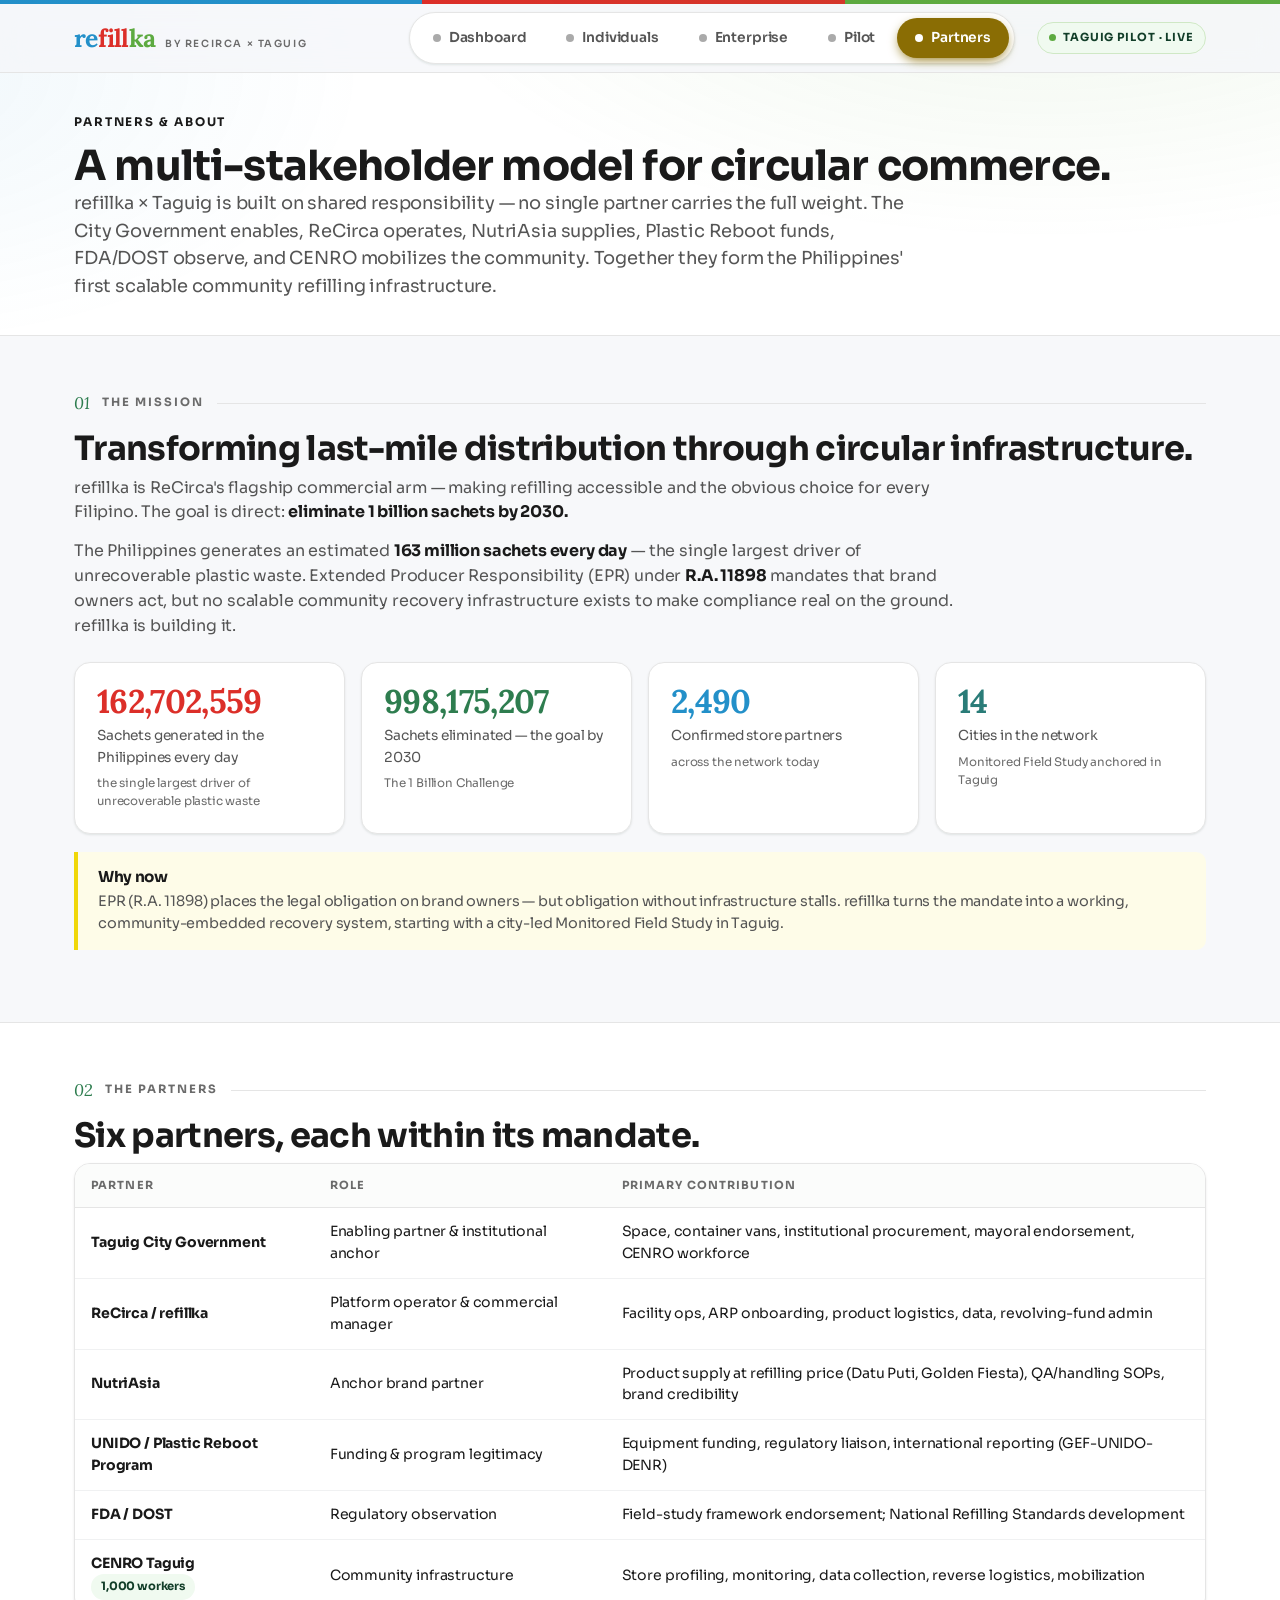
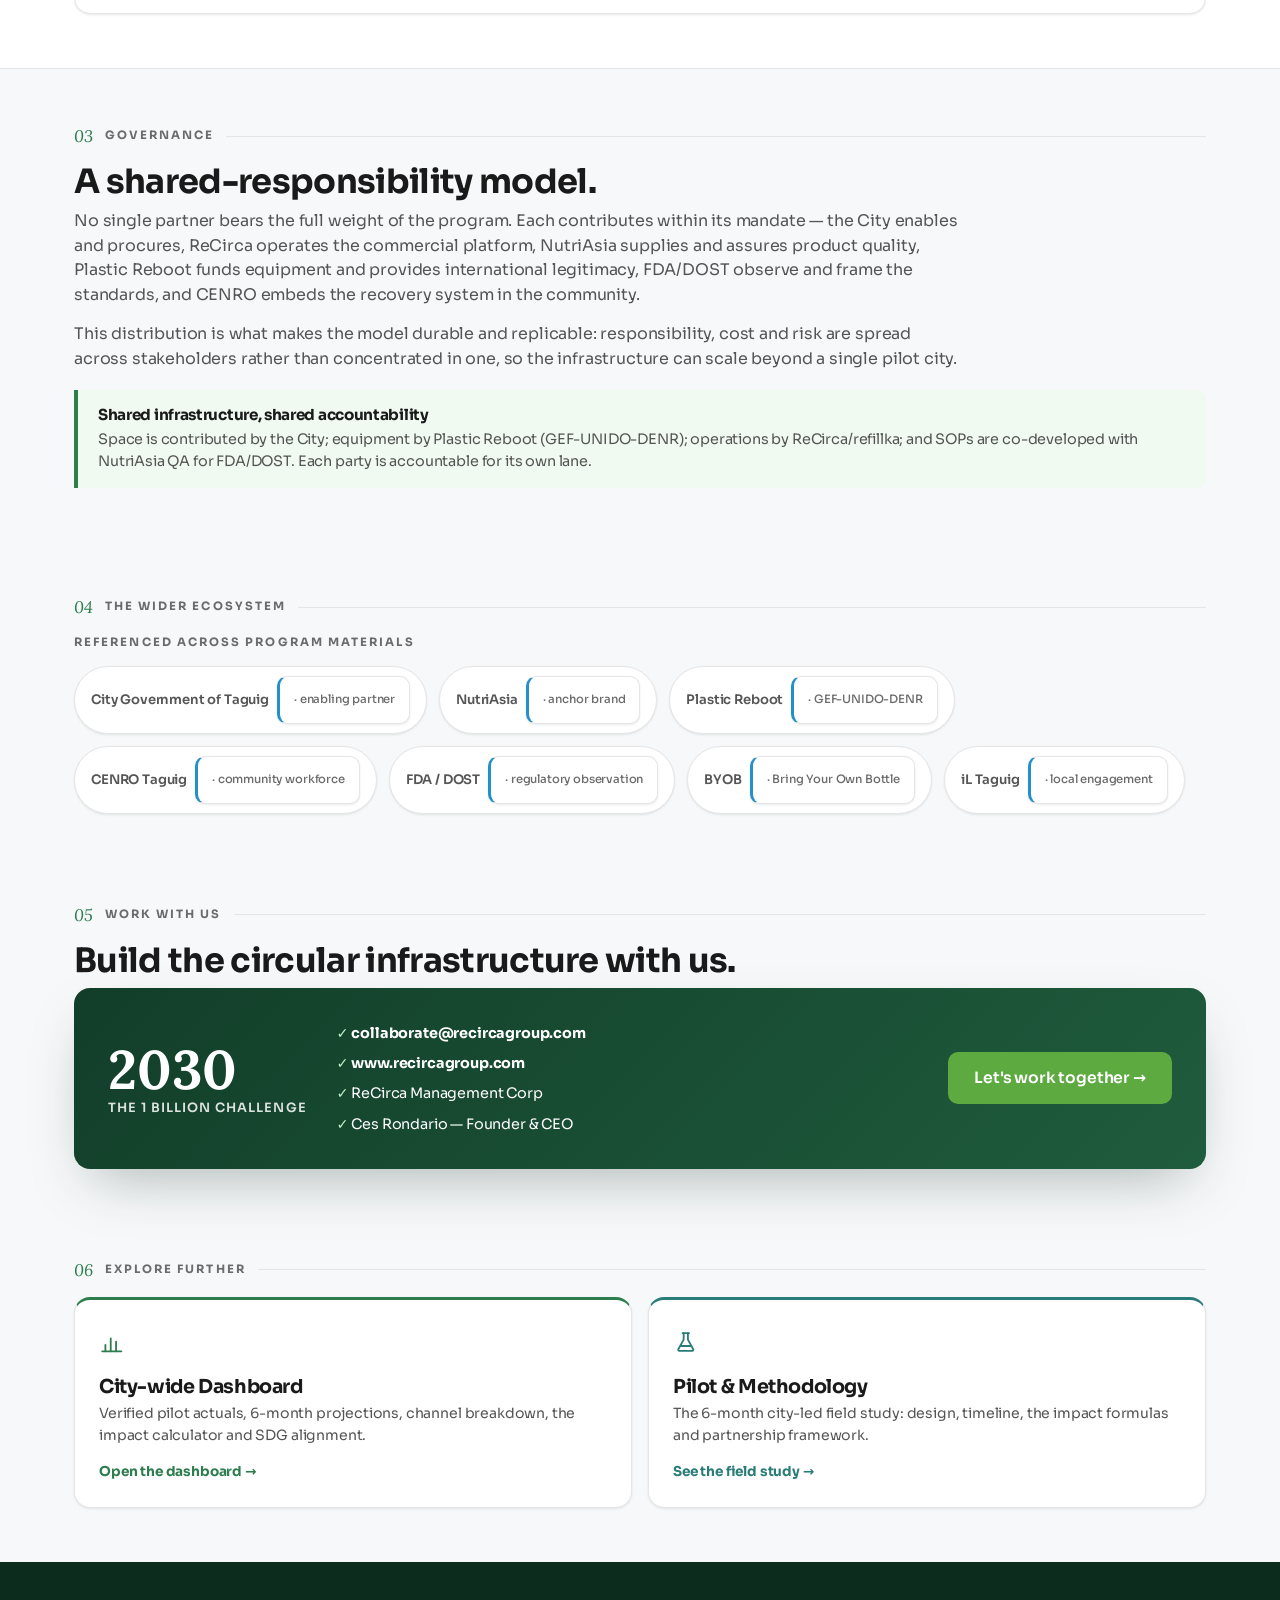
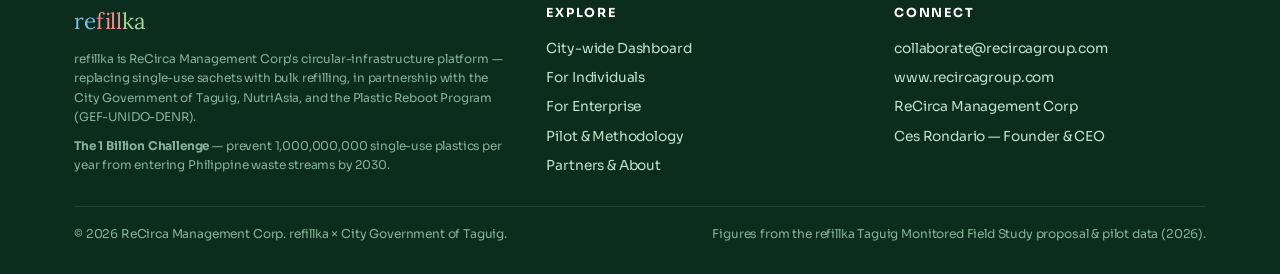
<file: partners.html>
<!DOCTYPE html>
<html lang="en">
<head>
  <meta charset="UTF-8">
  <meta name="viewport" content="width=device-width, initial-scale=1.0">
  <title>Partners &amp; About — refillka × Taguig</title>
  <meta name="description" content="The multi-stakeholder partnership behind refillka × Taguig — Taguig City, ReCirca, NutriAsia, Plastic Reboot (GEF-UNIDO-DENR), FDA/DOST and CENRO — and the mission to eliminate 1 billion sachets by 2030.">
  <link rel="icon" href="assets/favicon.svg" type="image/svg+xml">
  <link rel="preconnect" href="https://fonts.googleapis.com">
  <link rel="preconnect" href="https://fonts.gstatic.com" crossorigin>
  <link href="https://fonts.googleapis.com/css2?family=Lora:ital,wght@0,500;0,600;0,700;1,500;1,600&family=Sora:wght@400;500;600;700;800&display=swap" rel="stylesheet">
  <link rel="stylesheet" href="styles.css">
</head>
<body>
  <div class="accent-bar"></div>
  <header class="site-header">
    <div class="wrap header-inner">
      <a href="index.html" class="brand" aria-label="refillka home">
        <span class="wordmark"><span class="re">re</span><span class="fill">fill</span><span class="ka">ka</span></span>
        <span class="by">by ReCirca × Taguig</span>
      </a>
      <nav class="tabs" aria-label="Primary">
        <a href="dashboard.html"   class="tab" data-tab="dashboard"><span class="dot"></span>Dashboard</a>
        <a href="individuals.html" class="tab" data-tab="individuals"><span class="dot"></span>Individuals</a>
        <a href="enterprise.html"  class="tab" data-tab="enterprise"><span class="dot"></span>Enterprise</a>
        <a href="pilot.html"       class="tab" data-tab="pilot"><span class="dot"></span>Pilot</a>
        <a href="partners.html"    class="tab active" data-tab="partners" aria-current="page"><span class="dot"></span>Partners</a>
      </nav>
      <span class="pilot-badge"><span class="live"></span>Taguig Pilot · Live</span>
    </div>
  </header>

  <main>
    <!-- PAGE HEAD -->
    <div class="page-head">
      <div class="wrap">
        <p class="crumb" data-reveal>Partners &amp; About</p>
        <h1 data-reveal data-reveal-delay="80">A multi-stakeholder model for circular commerce.</h1>
        <p class="lede" data-reveal data-reveal-delay="160">refillka × Taguig is built on shared responsibility — no single partner carries the full weight. The City Government enables, ReCirca operates, NutriAsia supplies, Plastic Reboot funds, FDA/DOST observe, and CENRO mobilizes the community. Together they form the Philippines' first scalable community refilling infrastructure.</p>
      </div>
    </div>

    <!-- 01 · THE MISSION -->
    <section class="block">
      <div class="wrap">
        <div class="eyebrow"><span class="num">01</span><span class="label">The mission</span><span class="line"></span></div>
        <h2 class="sec-title mb-24">Transforming last-mile distribution through circular infrastructure.</h2>
        <div class="prose" data-reveal>
          <p>refillka is ReCirca's flagship commercial arm — making refilling accessible and the obvious choice for every Filipino. The goal is direct: <strong>eliminate 1 billion sachets by 2030.</strong></p>
          <p>The Philippines generates an estimated <strong>163 million sachets every day</strong> — the single largest driver of unrecoverable plastic waste. Extended Producer Responsibility (EPR) under <strong>R.A. 11898</strong> mandates that brand owners act, but no scalable community recovery infrastructure exists to make compliance real on the ground. refillka is building it.</p>
        </div>
        <div class="stat-grid cols-4 mt-24">
          <div class="card metric accent-red" data-reveal>
            <div class="val serif" data-count="163000000">163,000,000</div>
            <div class="lbl">Sachets generated in the Philippines every day</div>
            <div class="note">the single largest driver of unrecoverable plastic waste</div>
          </div>
          <div class="card metric accent-green" data-reveal>
            <div class="val serif" data-count="1000000000">1,000,000,000</div>
            <div class="lbl">Sachets eliminated — the goal by 2030</div>
            <div class="note">The 1 Billion Challenge</div>
          </div>
          <div class="card metric accent-blue" data-reveal>
            <div class="val serif" data-count="2495">2,495</div>
            <div class="lbl">Confirmed store partners</div>
            <div class="note">across the network today</div>
          </div>
          <div class="card metric accent-teal" data-reveal>
            <div class="val serif" data-count="14">14</div>
            <div class="lbl">Cities in the network</div>
            <div class="note">Monitored Field Study anchored in Taguig</div>
          </div>
        </div>
        <div class="callout yellow mt-24" data-reveal>
          <h4>Why now</h4>
          <p>EPR (R.A. 11898) places the legal obligation on brand owners — but obligation without infrastructure stalls. refillka turns the mandate into a working, community-embedded recovery system, starting with a city-led Monitored Field Study in Taguig.</p>
        </div>
      </div>
    </section>

    <!-- 02 · THE PARTNERS -->
    <section class="block" style="background:#fff; border-top:1px solid var(--border); border-bottom:1px solid var(--border);">
      <div class="wrap">
        <div class="eyebrow"><span class="num">02</span><span class="label">The partners</span><span class="line"></span></div>
        <h2 class="sec-title mb-24">Six partners, each within its mandate.</h2>
        <div class="table-wrap" data-reveal>
          <table>
            <thead>
              <tr><th>Partner</th><th>Role</th><th>Primary contribution</th></tr>
            </thead>
            <tbody>
              <tr>
                <td><strong>Taguig City Government</strong></td>
                <td>Enabling partner &amp; institutional anchor</td>
                <td>Space, container vans, institutional procurement, mayoral endorsement, CENRO workforce</td>
              </tr>
              <tr>
                <td><strong>ReCirca / refillka</strong></td>
                <td>Platform operator &amp; commercial manager</td>
                <td>Facility ops, ARP onboarding, product logistics, data, revolving-fund admin</td>
              </tr>
              <tr>
                <td><strong>NutriAsia</strong></td>
                <td>Anchor brand partner</td>
                <td>Product supply at refilling price (Datu Puti, Golden Fiesta), QA/handling SOPs, brand credibility</td>
              </tr>
              <tr>
                <td><strong>UNIDO / Plastic Reboot Program</strong></td>
                <td>Funding &amp; program legitimacy</td>
                <td>Equipment funding, regulatory liaison, international reporting (GEF-UNIDO-DENR)</td>
              </tr>
              <tr>
                <td><strong>FDA / DOST</strong></td>
                <td>Regulatory observation</td>
                <td>Field-study framework endorsement; National Refilling Standards development</td>
              </tr>
              <tr>
                <td><strong>CENRO Taguig</strong> <span class="pill green">1,000 workers</span></td>
                <td>Community infrastructure</td>
                <td>Store profiling, monitoring, data collection, reverse logistics, mobilization</td>
              </tr>
            </tbody>
          </table>
        </div>
      </div>
    </section>

    <!-- 03 · GOVERNANCE -->
    <section class="block">
      <div class="wrap">
        <div class="eyebrow"><span class="num">03</span><span class="label">Governance</span><span class="line"></span></div>
        <h2 class="sec-title mb-24">A shared-responsibility model.</h2>
        <div class="prose" data-reveal>
          <p>No single partner bears the full weight of the program. Each contributes within its mandate — the City enables and procures, ReCirca operates the commercial platform, NutriAsia supplies and assures product quality, Plastic Reboot funds equipment and provides international legitimacy, FDA/DOST observe and frame the standards, and CENRO embeds the recovery system in the community.</p>
          <p>This distribution is what makes the model durable and replicable: responsibility, cost and risk are spread across stakeholders rather than concentrated in one, so the infrastructure can scale beyond a single pilot city.</p>
        </div>
        <div class="callout mt-24" data-reveal>
          <h4>Shared infrastructure, shared accountability</h4>
          <p>Space is contributed by the City; equipment by Plastic Reboot (GEF-UNIDO-DENR); operations by ReCirca/refillka; and SOPs are co-developed with NutriAsia QA for FDA/DOST. Each party is accountable for its own lane.</p>
        </div>
      </div>
    </section>

    <!-- 04 · WIDER ECOSYSTEM -->
    <section class="block tight">
      <div class="wrap">
        <div class="eyebrow"><span class="num">04</span><span class="label">The wider ecosystem</span><span class="line"></span></div>
        <p class="label" style="font-size:.72rem; font-weight:700; text-transform:uppercase; letter-spacing:.18em; color:var(--light); margin-bottom:14px;">Referenced across program materials</p>
        <div class="partners" data-reveal>
          <span class="p">City Government of Taguig <span class="role">· enabling partner</span></span>
          <span class="p">NutriAsia <span class="role">· anchor brand</span></span>
          <span class="p">Plastic Reboot <span class="role">· GEF-UNIDO-DENR</span></span>
          <span class="p">CENRO Taguig <span class="role">· community workforce</span></span>
          <span class="p">FDA / DOST <span class="role">· regulatory observation</span></span>
          <span class="p">BYOB <span class="role">· Bring Your Own Bottle</span></span>
          <span class="p">iL Taguig <span class="role">· local engagement</span></span>
        </div>
      </div>
    </section>

    <!-- 05 · WORK WITH US -->
    <section class="block">
      <div class="wrap">
        <div class="eyebrow"><span class="num">05</span><span class="label">Work with us</span><span class="line"></span></div>
        <h2 class="sec-title mb-24">Build the circular infrastructure with us.</h2>
        <div class="save-band" data-reveal>
          <div class="num">2030<small>The 1 Billion Challenge</small></div>
          <ul>
            <li><strong>collaborate@recircagroup.com</strong></li>
            <li><strong>www.recircagroup.com</strong></li>
            <li>ReCirca Management Corp</li>
            <li>Ces Rondario — Founder &amp; CEO</li>
          </ul>
          <a href="mailto:collaborate@recircagroup.com" class="btn lg solid-green" style="white-space:nowrap">Let's work together →</a>
        </div>
      </div>
    </section>

    <!-- 06 · EXPLORE FURTHER -->
    <section class="block tight">
      <div class="wrap">
        <div class="eyebrow"><span class="num">06</span><span class="label">Explore further</span><span class="line"></span></div>
        <div class="nav-cards" style="grid-template-columns:repeat(2,1fr)">
          <a href="dashboard.html" class="nav-card all" data-reveal>
            <span class="nic">📊</span>
            <h3>City-wide Dashboard</h3>
            <p>Verified pilot actuals, 6-month projections, channel breakdown, the impact calculator and SDG alignment.</p>
            <span class="go">Open the dashboard →</span>
          </a>
          <a href="pilot.html" class="nav-card pilot" data-reveal data-reveal-delay="90">
            <span class="nic">🧪</span>
            <h3>Pilot &amp; Methodology</h3>
            <p>The 6-month city-led field study: design, timeline, the impact formulas and partnership framework.</p>
            <span class="go">See the field study →</span>
          </a>
        </div>
      </div>
    </section>
  </main>

  <footer class="site-footer">
    <div class="wrap">
      <div class="footer-grid">
        <div>
          <div class="word"><span class="re">re</span><span class="fill">fill</span><span class="ka">ka</span></div>
          <p class="src-note">refillka is ReCirca Management Corp's circular-infrastructure platform —
          replacing single-use sachets with bulk refilling, in partnership with the City Government of
          Taguig, NutriAsia, and the Plastic Reboot Program (GEF-UNIDO-DENR).</p>
          <p class="src-note"><strong>The 1 Billion Challenge</strong> — prevent 1,000,000,000 single-use
          plastics per year from entering Philippine waste streams by 2030.</p>
        </div>
        <div>
          <h5>Explore</h5>
          <ul>
            <li><a href="dashboard.html">City-wide Dashboard</a></li>
            <li><a href="individuals.html">For Individuals</a></li>
            <li><a href="enterprise.html">For Enterprise</a></li>
            <li><a href="pilot.html">Pilot &amp; Methodology</a></li>
            <li><a href="partners.html">Partners &amp; About</a></li>
          </ul>
        </div>
        <div>
          <h5>Connect</h5>
          <ul>
            <li><a href="mailto:collaborate@recircagroup.com">collaborate@recircagroup.com</a></li>
            <li><a href="https://www.recircagroup.com" target="_blank" rel="noopener">www.recircagroup.com</a></li>
            <li>ReCirca Management Corp</li>
            <li>Ces Rondario — Founder &amp; CEO</li>
          </ul>
        </div>
      </div>
      <div class="foot-bottom">
        <span>© 2026 ReCirca Management Corp. refillka × City Government of Taguig.</span>
        <span>Figures from the refillka Taguig Monitored Field Study proposal &amp; pilot data (2026).</span>
      </div>
    </div>
  </footer>
  <script src="data.js" defer></script>
  <script src="app.js" defer></script>
</body>
</html>
</file>
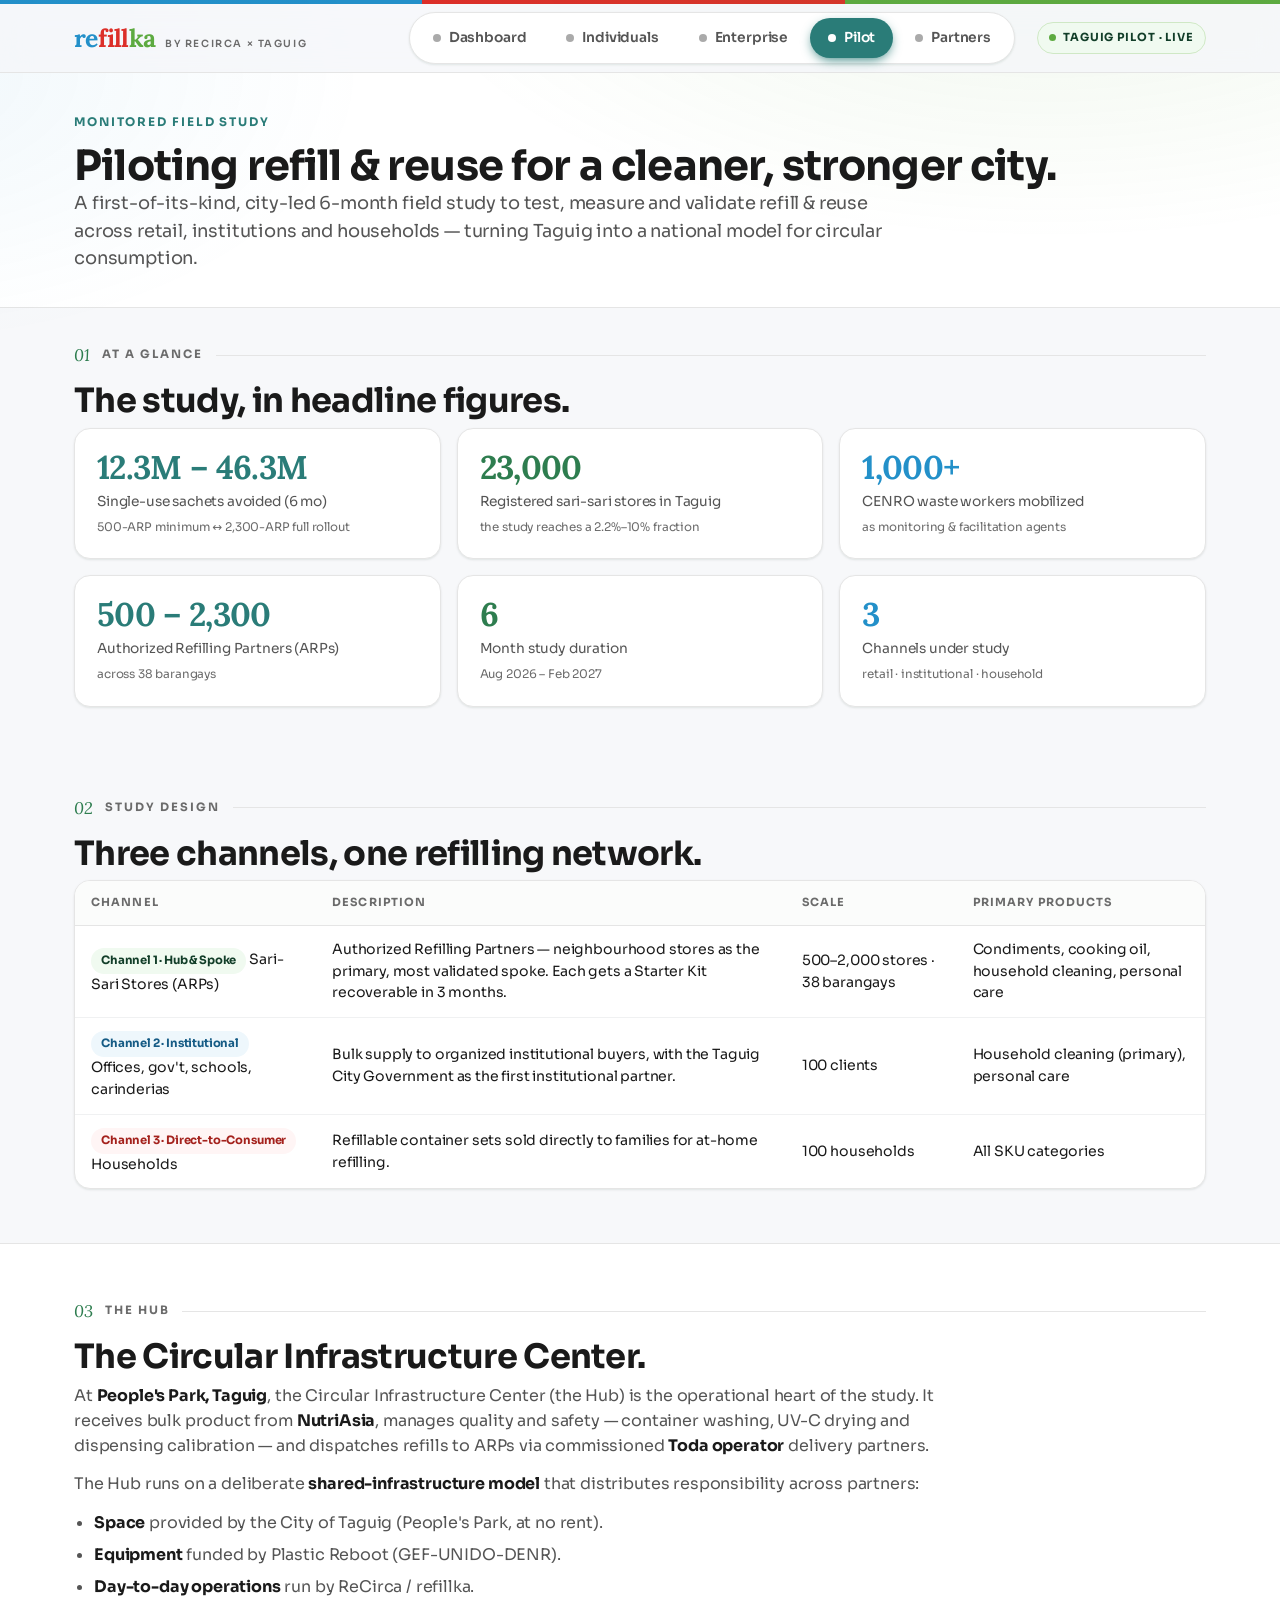
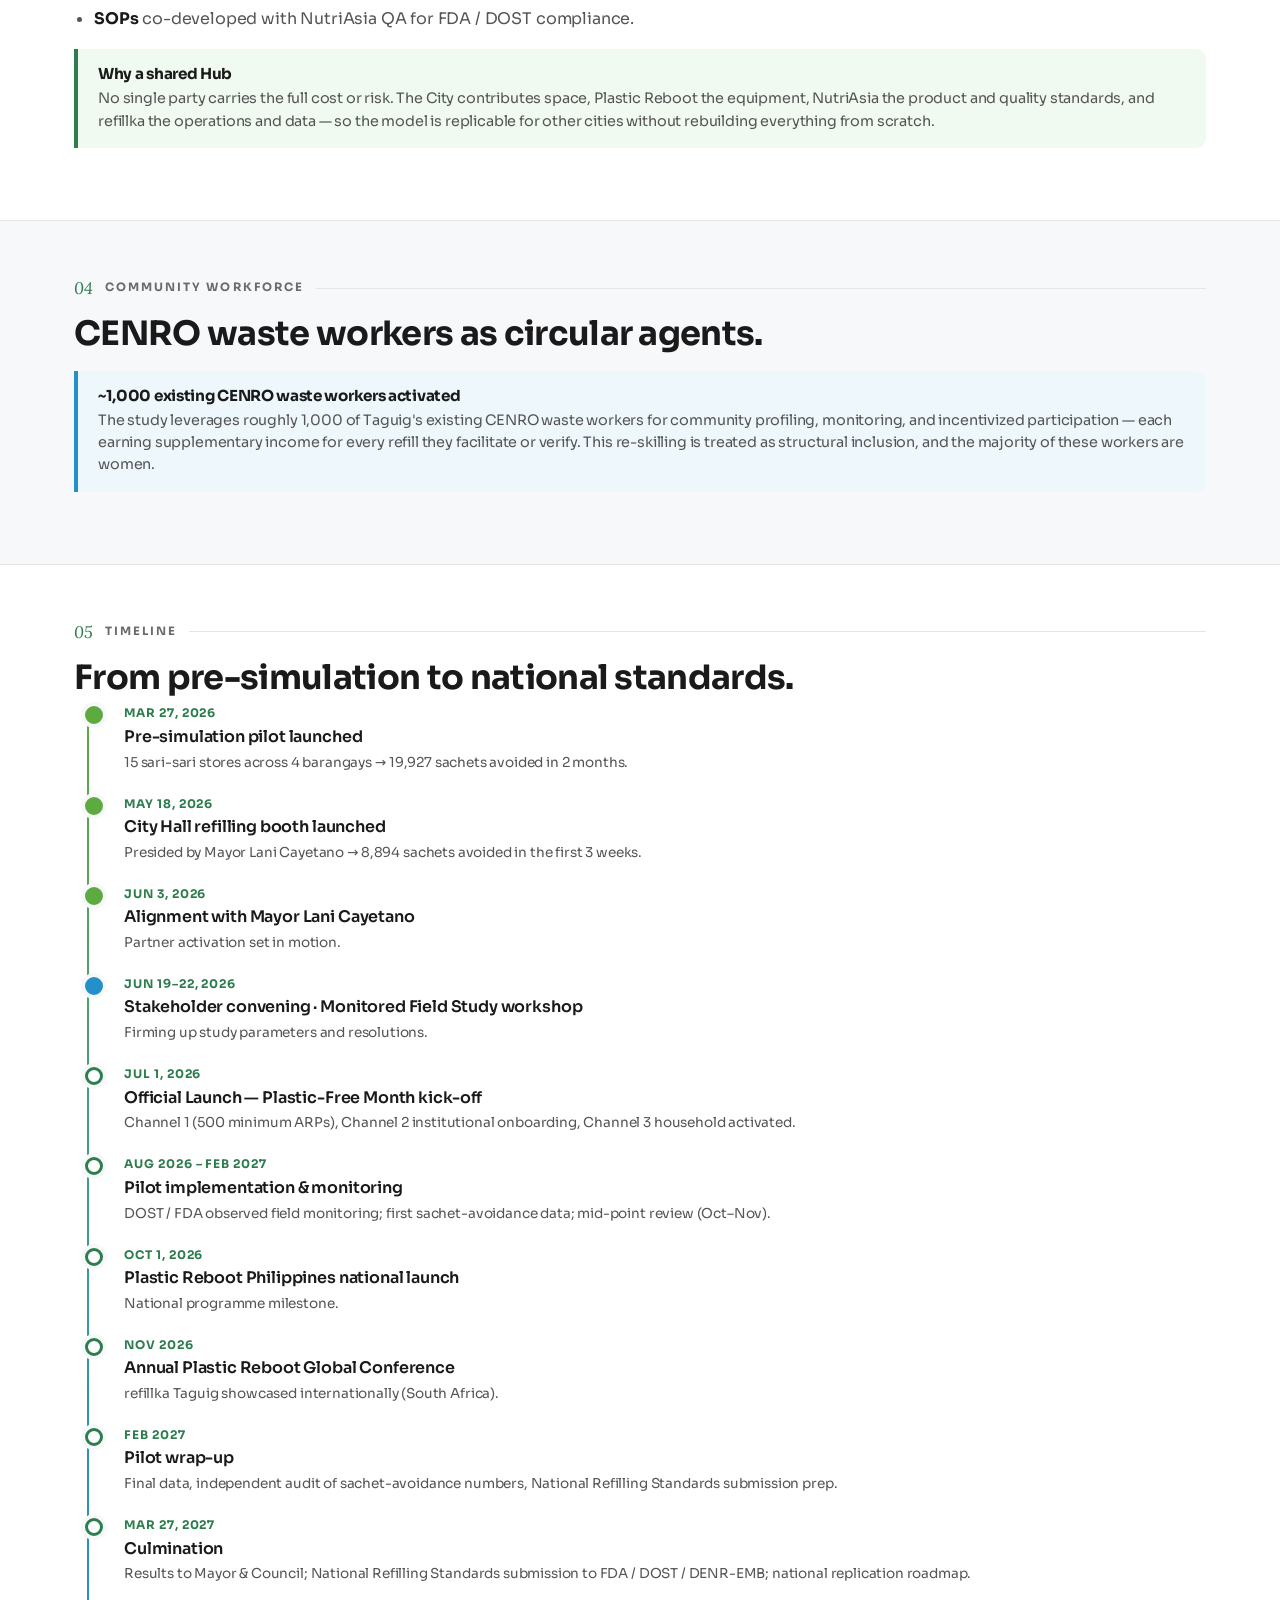
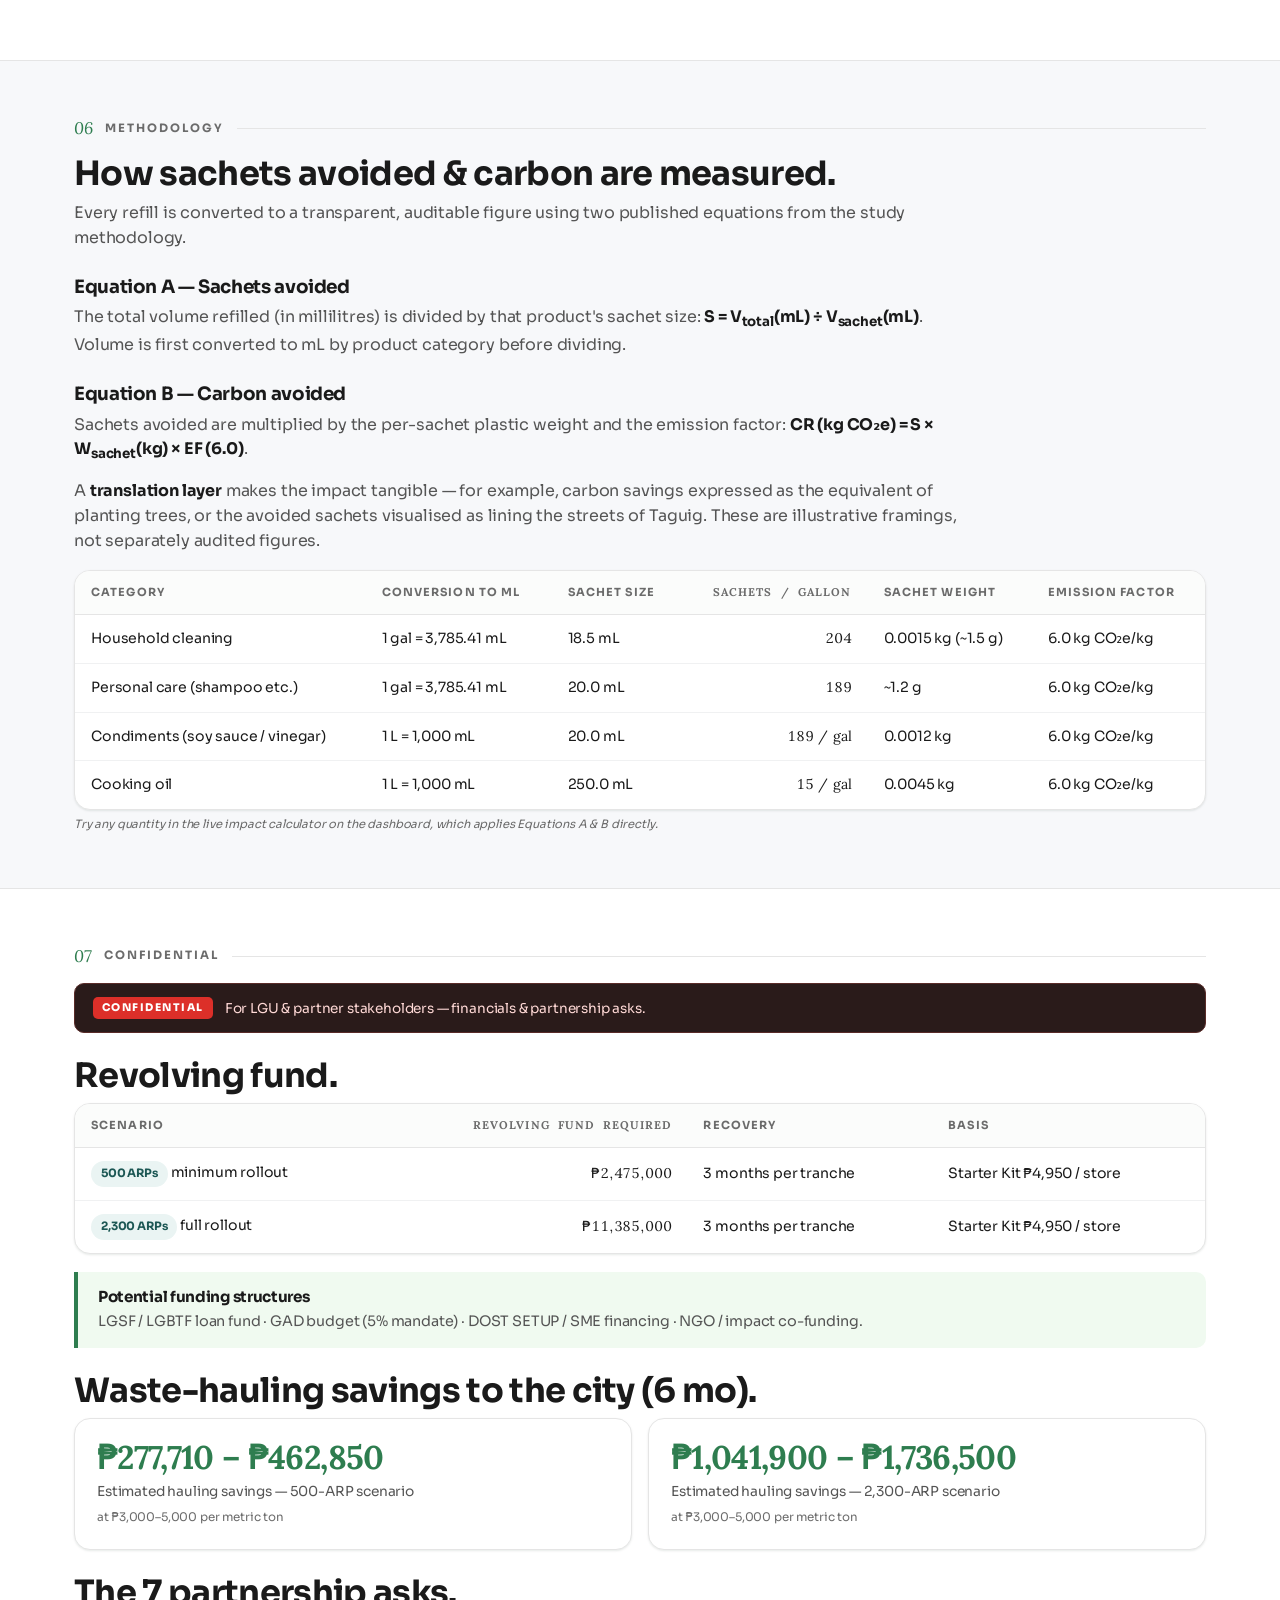
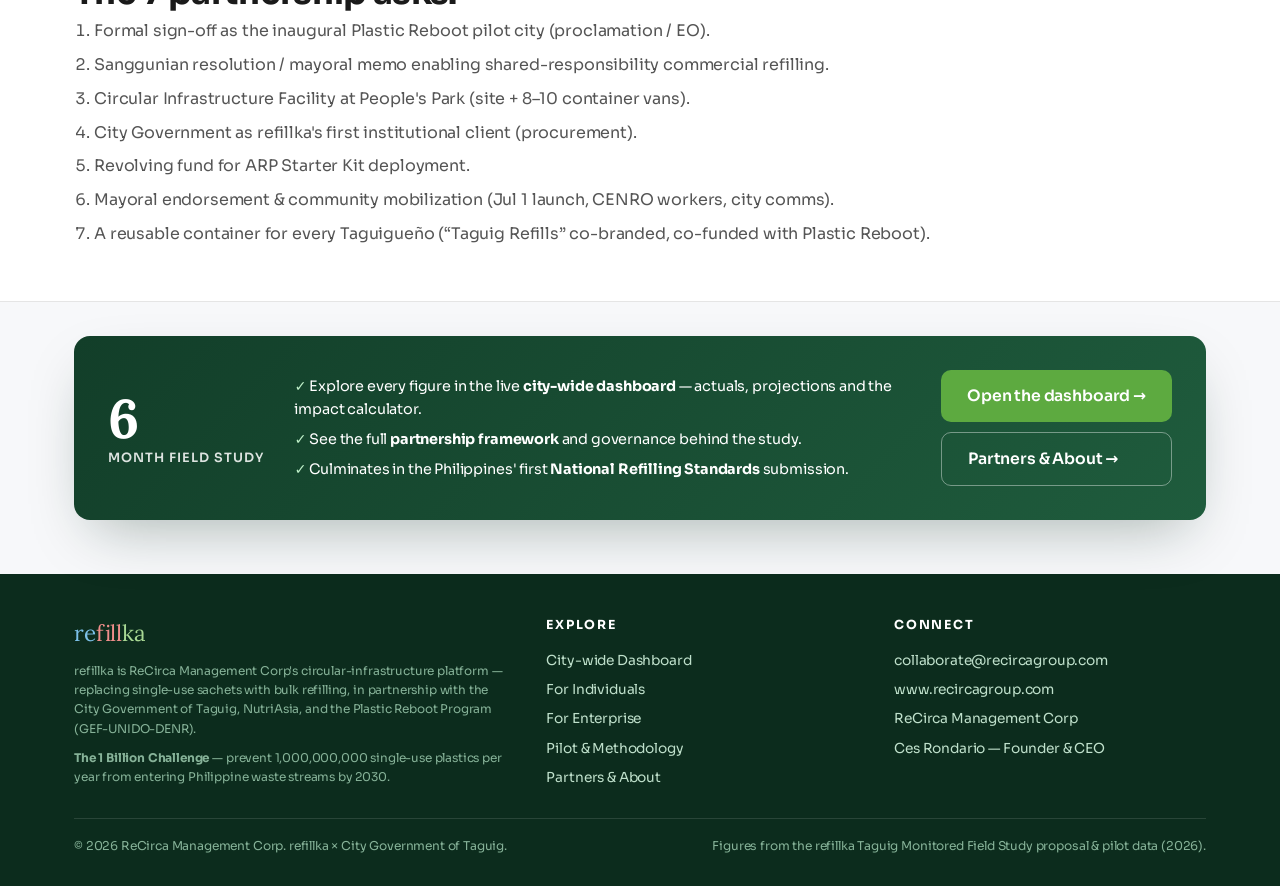
<file: pilot.html>
<!DOCTYPE html>
<html lang="en">
<head>
  <meta charset="UTF-8">
  <meta name="viewport" content="width=device-width, initial-scale=1.0">
  <title>The Taguig Monitored Field Study — refillka × Taguig</title>
  <meta name="description" content="A city-led 6-month field study testing refill &amp; reuse across retail, institutions and households in Taguig — study design, hub infrastructure, CENRO workforce, full timeline and the sachet-avoidance methodology.">
  <link rel="icon" href="assets/favicon.svg" type="image/svg+xml">
  <link rel="preconnect" href="https://fonts.googleapis.com">
  <link rel="preconnect" href="https://fonts.gstatic.com" crossorigin>
  <link href="https://fonts.googleapis.com/css2?family=Lora:ital,wght@0,500;0,600;0,700;1,500;1,600&family=Sora:wght@400;500;600;700;800&display=swap" rel="stylesheet">
  <link rel="stylesheet" href="styles.css">
</head>
<body>
  <div class="accent-bar"></div>
  <header class="site-header">
    <div class="wrap header-inner">
      <a href="index.html" class="brand" aria-label="refillka home">
        <span class="wordmark"><span class="re">re</span><span class="fill">fill</span><span class="ka">ka</span></span>
        <span class="by">by ReCirca × Taguig</span>
      </a>
      <nav class="tabs" aria-label="Primary">
        <a href="dashboard.html"   class="tab" data-tab="dashboard"><span class="dot"></span>Dashboard</a>
        <a href="individuals.html" class="tab" data-tab="individuals"><span class="dot"></span>Individuals</a>
        <a href="enterprise.html"  class="tab" data-tab="enterprise"><span class="dot"></span>Enterprise</a>
        <a href="pilot.html"       class="tab active" data-tab="pilot" aria-current="page"><span class="dot"></span>Pilot</a>
        <a href="partners.html"    class="tab" data-tab="partners"><span class="dot"></span>Partners</a>
      </nav>
      <span class="pilot-badge"><span class="live"></span>Taguig Pilot · Live</span>
    </div>
  </header>

  <main>
    <!-- 01 · PAGE HEAD -->
    <div class="page-head audience-pilot">
      <div class="wrap">
        <p class="crumb">Monitored Field Study</p>
        <h1 data-reveal>Piloting refill &amp; reuse for a cleaner, stronger city.</h1>
        <p class="lede" data-reveal data-reveal-delay="100">A first-of-its-kind, city-led 6-month field study to test, measure and validate refill &amp; reuse across retail, institutions and households — turning Taguig into a national model for circular consumption.</p>
      </div>
    </div>

    <!-- 02 · AT A GLANCE -->
    <section class="block tight">
      <div class="wrap">
        <div class="eyebrow"><span class="num">01</span><span class="label">At a glance</span><span class="line"></span></div>
        <h2 class="sec-title mb-24">The study, in headline figures.</h2>
        <div class="stat-grid cols-3" data-reveal>
          <div class="card metric accent-teal">
            <div class="val serif">12.3M – 46.3M</div>
            <div class="lbl">Single-use sachets avoided (6 mo)</div>
            <div class="note">500-ARP minimum ↔ 2,300-ARP full rollout</div>
          </div>
          <div class="card metric accent-green">
            <div class="val serif" data-count="23000">23,000</div>
            <div class="lbl">Registered sari-sari stores in Taguig</div>
            <div class="note">the study reaches a 2.2%–10% fraction</div>
          </div>
          <div class="card metric accent-blue">
            <div class="val serif" data-count="1000" data-suffix="+">1,000+</div>
            <div class="lbl">CENRO waste workers mobilized</div>
            <div class="note">as monitoring &amp; facilitation agents</div>
          </div>
          <div class="card metric accent-teal">
            <div class="val serif">500 – 2,300</div>
            <div class="lbl">Authorized Refilling Partners (ARPs)</div>
            <div class="note">across 38 barangays</div>
          </div>
          <div class="card metric accent-green">
            <div class="val serif" data-count="6">6</div>
            <div class="lbl">Month study duration</div>
            <div class="note">Aug 2026 – Feb 2027</div>
          </div>
          <div class="card metric accent-blue">
            <div class="val serif" data-count="3">3</div>
            <div class="lbl">Channels under study</div>
            <div class="note">retail · institutional · household</div>
          </div>
        </div>
      </div>
    </section>

    <!-- 03 · STUDY DESIGN — THREE CHANNELS -->
    <section class="block">
      <div class="wrap">
        <div class="eyebrow"><span class="num">02</span><span class="label">Study design</span><span class="line"></span></div>
        <h2 class="sec-title mb-24">Three channels, one refilling network.</h2>
        <div class="table-wrap" data-reveal>
          <table>
            <thead>
              <tr><th>Channel</th><th>Description</th><th>Scale</th><th>Primary products</th></tr>
            </thead>
            <tbody>
              <tr>
                <td><span class="pill green">Channel 1 · Hub &amp; Spoke</span> Sari-Sari Stores (ARPs)</td>
                <td>Authorized Refilling Partners — neighbourhood stores as the primary, most validated spoke. Each gets a Starter Kit recoverable in 3 months.</td>
                <td>500–2,000 stores · 38 barangays</td>
                <td>Condiments, cooking oil, household cleaning, personal care</td>
              </tr>
              <tr>
                <td><span class="pill blue">Channel 2 · Institutional</span> Offices, gov't, schools, carinderias</td>
                <td>Bulk supply to organized institutional buyers, with the Taguig City Government as the first institutional partner.</td>
                <td>100 clients</td>
                <td>Household cleaning (primary), personal care</td>
              </tr>
              <tr>
                <td><span class="pill red">Channel 3 · Direct-to-Consumer</span> Households</td>
                <td>Refillable container sets sold directly to families for at-home refilling.</td>
                <td>100 households</td>
                <td>All SKU categories</td>
              </tr>
            </tbody>
          </table>
        </div>
      </div>
    </section>

    <!-- 04 · THE HUB -->
    <section class="block" style="background:#fff; border-top:1px solid var(--border); border-bottom:1px solid var(--border);">
      <div class="wrap">
        <div class="eyebrow"><span class="num">03</span><span class="label">The Hub</span><span class="line"></span></div>
        <h2 class="sec-title mb-24">The Circular Infrastructure Center.</h2>
        <div class="prose" data-reveal>
          <p>At <strong>People's Park, Taguig</strong>, the Circular Infrastructure Center (the Hub) is the operational heart of the study. It receives bulk product from <strong>NutriAsia</strong>, manages quality and safety — container washing, UV-C drying and dispensing calibration — and dispatches refills to ARPs via commissioned <strong>Toda operator</strong> delivery partners.</p>
          <p>The Hub runs on a deliberate <strong>shared-infrastructure model</strong> that distributes responsibility across partners:</p>
          <ul>
            <li><strong>Space</strong> provided by the City of Taguig (People's Park, at no rent).</li>
            <li><strong>Equipment</strong> funded by Plastic Reboot (GEF-UNIDO-DENR).</li>
            <li><strong>Day-to-day operations</strong> run by ReCirca / refillka.</li>
            <li><strong>SOPs</strong> co-developed with NutriAsia QA for FDA / DOST compliance.</li>
          </ul>
        </div>
        <div class="callout">
          <h4>Why a shared Hub</h4>
          <p>No single party carries the full cost or risk. The City contributes space, Plastic Reboot the equipment, NutriAsia the product and quality standards, and refillka the operations and data — so the model is replicable for other cities without rebuilding everything from scratch.</p>
        </div>
      </div>
    </section>

    <!-- 05 · CENRO WORKFORCE -->
    <section class="block">
      <div class="wrap">
        <div class="eyebrow"><span class="num">04</span><span class="label">Community workforce</span><span class="line"></span></div>
        <h2 class="sec-title mb-24">CENRO waste workers as circular agents.</h2>
        <div class="callout blue">
          <h4>~1,000 existing CENRO waste workers activated</h4>
          <p>The study leverages roughly 1,000 of Taguig's existing CENRO waste workers for community profiling, monitoring, and incentivized participation — each earning supplementary income for every refill they facilitate or verify. This re-skilling is treated as structural inclusion, and the majority of these workers are women.</p>
        </div>
      </div>
    </section>

    <!-- 06 · TIMELINE -->
    <section class="block" style="background:#fff; border-top:1px solid var(--border); border-bottom:1px solid var(--border);">
      <div class="wrap">
        <div class="eyebrow"><span class="num">05</span><span class="label">Timeline</span><span class="line"></span></div>
        <h2 class="sec-title mb-24">From pre-simulation to national standards.</h2>
        <div class="timeline" data-reveal>
          <div class="tl-item done">
            <span class="node"></span>
            <div class="date">Mar 27, 2026</div>
            <div class="ev">Pre-simulation pilot launched</div>
            <div class="meta">15 sari-sari stores across 4 barangays → 19,927 sachets avoided in 2 months.</div>
          </div>
          <div class="tl-item done">
            <span class="node"></span>
            <div class="date">May 18, 2026</div>
            <div class="ev">City Hall refilling booth launched</div>
            <div class="meta">Presided by Mayor Lani Cayetano → 8,894 sachets avoided in the first 3 weeks.</div>
          </div>
          <div class="tl-item done">
            <span class="node"></span>
            <div class="date">Jun 3, 2026</div>
            <div class="ev">Alignment with Mayor Lani Cayetano</div>
            <div class="meta">Partner activation set in motion.</div>
          </div>
          <div class="tl-item live">
            <span class="node"></span>
            <div class="date">Jun 19–22, 2026</div>
            <div class="ev">Stakeholder convening · Monitored Field Study workshop</div>
            <div class="meta">Firming up study parameters and resolutions.</div>
          </div>
          <div class="tl-item">
            <span class="node"></span>
            <div class="date">Jul 1, 2026</div>
            <div class="ev">Official Launch — Plastic-Free Month kick-off</div>
            <div class="meta">Channel 1 (500 minimum ARPs), Channel 2 institutional onboarding, Channel 3 household activated.</div>
          </div>
          <div class="tl-item">
            <span class="node"></span>
            <div class="date">Aug 2026 – Feb 2027</div>
            <div class="ev">Pilot implementation &amp; monitoring</div>
            <div class="meta">DOST / FDA observed field monitoring; first sachet-avoidance data; mid-point review (Oct–Nov).</div>
          </div>
          <div class="tl-item">
            <span class="node"></span>
            <div class="date">Oct 1, 2026</div>
            <div class="ev">Plastic Reboot Philippines national launch</div>
            <div class="meta">National programme milestone.</div>
          </div>
          <div class="tl-item">
            <span class="node"></span>
            <div class="date">Nov 2026</div>
            <div class="ev">Annual Plastic Reboot Global Conference</div>
            <div class="meta">refillka Taguig showcased internationally (South Africa).</div>
          </div>
          <div class="tl-item">
            <span class="node"></span>
            <div class="date">Feb 2027</div>
            <div class="ev">Pilot wrap-up</div>
            <div class="meta">Final data, independent audit of sachet-avoidance numbers, National Refilling Standards submission prep.</div>
          </div>
          <div class="tl-item">
            <span class="node"></span>
            <div class="date">Mar 27, 2027</div>
            <div class="ev">Culmination</div>
            <div class="meta">Results to Mayor &amp; Council; National Refilling Standards submission to FDA / DOST / DENR-EMB; national replication roadmap.</div>
          </div>
        </div>
      </div>
    </section>

    <!-- 07 · METHODOLOGY -->
    <section class="block">
      <div class="wrap">
        <div class="eyebrow"><span class="num">06</span><span class="label">Methodology</span><span class="line"></span></div>
        <h2 class="sec-title mb-24">How sachets avoided &amp; carbon are measured.</h2>
        <div class="prose" data-reveal>
          <p>Every refill is converted to a transparent, auditable figure using two published equations from the study methodology.</p>
          <h3>Equation A — Sachets avoided</h3>
          <p>The total volume refilled (in millilitres) is divided by that product's sachet size:
          <strong>S = V<sub>total</sub>(mL) ÷ V<sub>sachet</sub>(mL)</strong>. Volume is first converted to mL by product category before dividing.</p>
          <h3>Equation B — Carbon avoided</h3>
          <p>Sachets avoided are multiplied by the per-sachet plastic weight and the emission factor:
          <strong>CR (kg CO₂e) = S × W<sub>sachet</sub>(kg) × EF (6.0)</strong>.</p>
          <p>A <strong>translation layer</strong> makes the impact tangible — for example, carbon savings expressed as the equivalent of planting trees, or the avoided sachets visualised as lining the streets of Taguig. These are illustrative framings, not separately audited figures.</p>
        </div>
        <div class="table-wrap mt-16" data-reveal>
          <table>
            <thead>
              <tr>
                <th>Category</th>
                <th>Conversion to mL</th>
                <th>Sachet size</th>
                <th class="num">Sachets / gallon</th>
                <th>Sachet weight</th>
                <th>Emission factor</th>
              </tr>
            </thead>
            <tbody>
              <tr>
                <td>Household cleaning</td>
                <td>1 gal = 3,785.41 mL</td>
                <td>18.5 mL</td>
                <td class="num">204</td>
                <td>0.0015 kg (~1.5 g)</td>
                <td>6.0 kg CO₂e/kg</td>
              </tr>
              <tr>
                <td>Personal care (shampoo etc.)</td>
                <td>1 gal = 3,785.41 mL</td>
                <td>20.0 mL</td>
                <td class="num">189</td>
                <td>~1.2 g</td>
                <td>6.0 kg CO₂e/kg</td>
              </tr>
              <tr>
                <td>Condiments (soy sauce / vinegar)</td>
                <td>1 L = 1,000 mL</td>
                <td>20.0 mL</td>
                <td class="num">189 / gal</td>
                <td>0.0012 kg</td>
                <td>6.0 kg CO₂e/kg</td>
              </tr>
              <tr>
                <td>Cooking oil</td>
                <td>1 L = 1,000 mL</td>
                <td>250.0 mL</td>
                <td class="num">15 / gal</td>
                <td>0.0045 kg</td>
                <td>6.0 kg CO₂e/kg</td>
              </tr>
            </tbody>
          </table>
        </div>
        <p class="src">Try any quantity in the live <a href="dashboard.html">impact calculator on the dashboard</a>, which applies Equations A &amp; B directly.</p>
      </div>
    </section>

    <!-- 08 · CONFIDENTIAL — LGU & PARTNER STAKEHOLDERS -->
    <section class="block" style="background:#fff; border-top:1px solid var(--border); border-bottom:1px solid var(--border);">
      <div class="wrap">
        <div class="eyebrow"><span class="num">07</span><span class="label">Confidential</span><span class="line"></span></div>
        <div class="conf-banner mb-24" data-reveal>
          <span class="tagx">Confidential</span>
          <span>For LGU &amp; partner stakeholders — financials &amp; partnership asks.</span>
        </div>

        <!-- a. REVOLVING FUND -->
        <h2 class="sec-title mb-16">Revolving fund.</h2>
        <div class="table-wrap mb-16" data-reveal>
          <table>
            <thead>
              <tr><th>Scenario</th><th class="num">Revolving fund required</th><th>Recovery</th><th>Basis</th></tr>
            </thead>
            <tbody>
              <tr><td><span class="pill teal">500 ARPs</span> minimum rollout</td><td class="num">₱2,475,000</td><td>3 months per tranche</td><td>Starter Kit ₱4,950 / store</td></tr>
              <tr><td><span class="pill teal">2,300 ARPs</span> full rollout</td><td class="num">₱11,385,000</td><td>3 months per tranche</td><td>Starter Kit ₱4,950 / store</td></tr>
            </tbody>
          </table>
        </div>
        <div class="callout">
          <h4>Potential funding structures</h4>
          <p>LGSF / LGBTF loan fund · GAD budget (5% mandate) · DOST SETUP / SME financing · NGO / impact co-funding.</p>
        </div>

        <!-- b. HAULING SAVINGS -->
        <h2 class="sec-title mb-16 mt-24">Waste-hauling savings to the city (6 mo).</h2>
        <div class="stat-grid cols-2 mb-24" data-reveal>
          <div class="card metric accent-green">
            <div class="val serif">₱277,710 – ₱462,850</div>
            <div class="lbl">Estimated hauling savings — 500-ARP scenario</div>
            <div class="note">at ₱3,000–5,000 per metric ton</div>
          </div>
          <div class="card metric accent-green">
            <div class="val serif">₱1,041,900 – ₱1,736,500</div>
            <div class="lbl">Estimated hauling savings — 2,300-ARP scenario</div>
            <div class="note">at ₱3,000–5,000 per metric ton</div>
          </div>
        </div>

        <!-- c. THE 7 ASKS -->
        <h2 class="sec-title mb-16">The 7 partnership asks.</h2>
        <div class="prose" data-reveal style="max-width:none;">
          <ol style="margin:0 0 0 20px; color:var(--mid);">
            <li style="margin-bottom:9px;">Formal sign-off as the inaugural Plastic Reboot pilot city (proclamation / EO).</li>
            <li style="margin-bottom:9px;">Sanggunian resolution / mayoral memo enabling shared-responsibility commercial refilling.</li>
            <li style="margin-bottom:9px;">Circular Infrastructure Facility at People's Park (site + 8–10 container vans).</li>
            <li style="margin-bottom:9px;">City Government as refillka's first institutional client (procurement).</li>
            <li style="margin-bottom:9px;">Revolving fund for ARP Starter Kit deployment.</li>
            <li style="margin-bottom:9px;">Mayoral endorsement &amp; community mobilization (Jul 1 launch, CENRO workers, city comms).</li>
            <li style="margin-bottom:0;">A reusable container for every Taguigueño (&ldquo;Taguig Refills&rdquo; co-branded, co-funded with Plastic Reboot).</li>
          </ol>
        </div>
      </div>
    </section>

    <!-- 09 · CTA -->
    <section class="block tight">
      <div class="wrap">
        <div class="save-band" data-reveal>
          <div class="num">6<small>month field study</small></div>
          <ul>
            <li>Explore every figure in the live <strong>city-wide dashboard</strong> — actuals, projections and the impact calculator.</li>
            <li>See the full <strong>partnership framework</strong> and governance behind the study.</li>
            <li>Culminates in the Philippines' first <strong>National Refilling Standards</strong> submission.</li>
          </ul>
          <div class="flex" style="flex-direction:column; gap:10px; align-items:stretch;">
            <a href="dashboard.html" class="btn lg solid-green" style="white-space:nowrap">Open the dashboard →</a>
            <a href="partners.html" class="btn lg ghost" style="white-space:nowrap">Partners &amp; About →</a>
          </div>
        </div>
      </div>
    </section>
  </main>

  <footer class="site-footer">
    <div class="wrap">
      <div class="footer-grid">
        <div>
          <div class="word"><span class="re">re</span><span class="fill">fill</span><span class="ka">ka</span></div>
          <p class="src-note">refillka is ReCirca Management Corp's circular-infrastructure platform —
          replacing single-use sachets with bulk refilling, in partnership with the City Government of
          Taguig, NutriAsia, and the Plastic Reboot Program (GEF-UNIDO-DENR).</p>
          <p class="src-note"><strong>The 1 Billion Challenge</strong> — prevent 1,000,000,000 single-use
          plastics per year from entering Philippine waste streams by 2030.</p>
        </div>
        <div>
          <h5>Explore</h5>
          <ul>
            <li><a href="dashboard.html">City-wide Dashboard</a></li>
            <li><a href="individuals.html">For Individuals</a></li>
            <li><a href="enterprise.html">For Enterprise</a></li>
            <li><a href="pilot.html">Pilot &amp; Methodology</a></li>
            <li><a href="partners.html">Partners &amp; About</a></li>
          </ul>
        </div>
        <div>
          <h5>Connect</h5>
          <ul>
            <li><a href="mailto:collaborate@recircagroup.com">collaborate@recircagroup.com</a></li>
            <li><a href="https://www.recircagroup.com" target="_blank" rel="noopener">www.recircagroup.com</a></li>
            <li>ReCirca Management Corp</li>
            <li>Ces Rondario — Founder &amp; CEO</li>
          </ul>
        </div>
      </div>
      <div class="foot-bottom">
        <span>© 2026 ReCirca Management Corp. refillka × City Government of Taguig.</span>
        <span>Figures from the refillka Taguig Monitored Field Study proposal &amp; pilot data (2026).</span>
      </div>
    </div>
  </footer>
  <script src="data.js" defer></script>
  <script src="app.js" defer></script>
</body>
</html>
</file>
<file: styles.css>
/* ============================================================
   refillka × City of Taguig — Public Impact Site
   Brand tokens per refillka-spec/SPEC.md
   Type: Sora (UI) + Lora (display / serif numerals)
   ============================================================ */

:root {
  /* Core brand */
  --red:#DC2F29; --green:#5DAA40; --blue:#2390C9; --yellow:#F0D709;
  --dark:#1A1A1A; --mid:#555555; --light:#6B6B6B; --border:#E5E5E5; --bg:#F7F8FA;
  --teal:#2A7C78;

  /* Pale tints */
  --red-l:#FFF5F5; --green-l:#F0FAF0; --blue-l:#EEF7FC; --yellow-l:#FEFCE8; --teal-l:#EAF4F3;

  /* Deep forest greens (proposal headers / impact bands) */
  --green-deep:#123E29; --green-deep2:#0C2C1D; --green-mid:#1F5C3D; --green-soft:#2E7D4F;

  /* Channel coding */
  --ch-hub:var(--green); --ch-inst:var(--blue); --ch-dtc:var(--red);

  --radius:16px; --radius-sm:10px;
  --shadow-sm:0 1px 2px rgba(18,62,41,.05), 0 1px 3px rgba(18,62,41,.06);
  --shadow:0 4px 14px rgba(18,62,41,.07), 0 2px 6px rgba(18,62,41,.05);
  --shadow-lg:0 24px 60px -20px rgba(12,44,29,.35);
  --maxw:1180px;
  --ease:cubic-bezier(.22,.61,.36,1);
}

* { box-sizing:border-box; margin:0; padding:0; }
html { scroll-behavior:smooth; -webkit-text-size-adjust:100%; }
body {
  font-family:'Sora', system-ui, sans-serif;
  color:var(--dark); background:var(--bg);
  line-height:1.55; font-size:16px; letter-spacing:-.01em;
  overflow-x:hidden;
  -webkit-font-smoothing:antialiased;
}
h1,h2,h3,h4 { line-height:1.12; letter-spacing:-.02em; font-weight:700; }
.serif { font-family:'Lora', Georgia, serif; font-weight:600; letter-spacing:-.01em; }
a { color:inherit; text-decoration:none; }
img { max-width:100%; display:block; }
::selection { background:var(--green); color:#fff; }

/* Subtle page grain + atmosphere */
body::before {
  content:""; position:fixed; inset:0; z-index:0; pointer-events:none;
  background:
    radial-gradient(1100px 520px at 82% -8%, rgba(93,170,64,.10), transparent 60%),
    radial-gradient(900px 500px at -10% 8%, rgba(35,144,201,.07), transparent 55%);
}
.wrap { max-width:var(--maxw); margin:0 auto; padding:0 24px; position:relative; z-index:1; }

/* ============================================================ Top accent + Header */
.accent-bar { height:4px; background:linear-gradient(90deg,var(--blue) 0 33%,var(--red) 33% 66%,var(--green) 66% 100%); }

.site-header {
  position:sticky; top:0; z-index:50;
  background:rgba(247,248,250,.82); backdrop-filter:blur(14px) saturate(1.4);
  border-bottom:1px solid var(--border);
}
.header-inner { display:flex; align-items:center; gap:22px; min-height:68px; }
.brand { display:flex; align-items:baseline; gap:10px; flex-shrink:0; }
.wordmark { font-family:'Lora',serif; font-weight:700; font-size:1.55rem; letter-spacing:-.03em; }
.wordmark .re{color:var(--blue);} .wordmark .fill{color:var(--red);} .wordmark .ka{color:var(--green);}
.brand .by { font-size:.62rem; text-transform:uppercase; letter-spacing:.16em; color:var(--light); font-weight:600; }

/* Tab nav */
.tabs { display:flex; gap:4px; margin-left:auto; background:#fff; border:1px solid var(--border);
  border-radius:999px; padding:5px; box-shadow:var(--shadow-sm); }
.tab {
  font:inherit; font-size:.86rem; font-weight:600; color:var(--mid);
  border:0; background:transparent; cursor:pointer; padding:9px 18px; border-radius:999px;
  display:flex; align-items:center; gap:8px; transition:color .25s, background .25s; white-space:nowrap;
}
.tab .dot { width:8px; height:8px; border-radius:50%; background:currentColor; opacity:.5; }
.tab[data-tab="dashboard"]{--c:var(--green-mid);}
.tab[data-tab="individuals"]{--c:var(--red);}
.tab[data-tab="enterprise"]{--c:var(--blue);}
.tab[data-tab="pilot"]{--c:var(--teal);}
.tab[data-tab="partners"]{--c:#8a6d04;}
.tab:hover { color:var(--dark); }
.tab:focus-visible, .btn:focus-visible, .scenario button:focus-visible,
.nav-card:focus-visible, .city-node:focus-visible,
.field select:focus-visible, .field input:focus-visible {
  outline:2px solid var(--green-deep); outline-offset:2px; border-radius:8px;
}
.tab.active { color:#fff; background:var(--c); box-shadow:0 4px 12px -3px var(--c); }
.tab.active .dot { opacity:1; background:#fff; }

.pilot-badge {
  display:inline-flex; align-items:center; gap:7px; flex-shrink:0;
  font-size:.7rem; font-weight:700; text-transform:uppercase; letter-spacing:.08em;
  color:var(--green-deep); background:var(--green-l); border:1px solid #cfe8c5;
  padding:6px 11px; border-radius:999px;
}
.pilot-badge .live { width:7px; height:7px; border-radius:50%; background:var(--green);
  box-shadow:0 0 0 0 rgba(93,170,64,.6); animation:pulse 2s infinite; }
@keyframes pulse { 0%{box-shadow:0 0 0 0 rgba(93,170,64,.55);} 70%{box-shadow:0 0 0 9px rgba(93,170,64,0);} 100%{box-shadow:0 0 0 0 rgba(93,170,64,0);} }

/* ============================================================ Tab context strip */
.context-strip { background:var(--green-deep); color:#dff3e6; }
.context-strip .wrap { display:flex; align-items:center; gap:16px; padding:11px 24px; flex-wrap:wrap; }
.context-strip strong { color:#fff; font-weight:700; }
.context-strip .sep { width:1px; height:16px; background:rgba(255,255,255,.22); }
.context-strip .muted { color:#a7cdb6; font-size:.82rem; }

/* ============================================================ Panels */
.panel { display:none; animation:panelIn .5s var(--ease) both; }
.panel.active { display:block; }
@keyframes panelIn { from{opacity:0; transform:translateY(10px);} to{opacity:1; transform:none;} }

section.block { padding:54px 0; }
section.block.tight { padding:34px 0; }
.eyebrow { display:flex; align-items:center; gap:12px; margin-bottom:14px; }
.eyebrow .num { font-family:'Lora',serif; font-style:italic; color:var(--green-soft); font-size:1.05rem; }
.eyebrow .label { font-size:.72rem; font-weight:700; text-transform:uppercase; letter-spacing:.18em; color:var(--light); }
.eyebrow .line { flex:1; height:1px; background:var(--border); }
h2.sec-title { font-size:clamp(1.5rem,3.2vw,2.1rem); margin-bottom:8px; }
.sec-sub { color:var(--mid); max-width:62ch; font-size:1rem; }

/* ============================================================ HERO (dashboard) */
.hero { position:relative; color:#eafaef; background:
    linear-gradient(160deg,var(--green-deep) 0%, var(--green-deep2) 70%, #08231600 100%),
    var(--green-deep2);
  overflow:hidden; border-bottom:1px solid #0a2a1b; }
.hero::after { content:""; position:absolute; inset:0; pointer-events:none; opacity:.5;
  background:
   radial-gradient(620px 320px at 88% 0%, rgba(93,170,64,.32), transparent 60%),
   radial-gradient(520px 380px at 6% 110%, rgba(35,144,201,.20), transparent 60%); }
.hero .wrap { padding:52px 24px 46px; }
.hero-grid { display:grid; grid-template-columns:1.15fr .85fr; gap:40px; align-items:center; }
.hero h1 { font-size:clamp(2rem,4.6vw,3.25rem); color:#fff; letter-spacing:-.03em; }
.hero h1 .accent { color:var(--green); }
.hero .lead { color:#bfe0cb; margin-top:16px; font-size:1.05rem; max-width:48ch; }
.hero .tags { display:flex; gap:10px; flex-wrap:wrap; margin-top:22px; }
.hero .tag { font-size:.74rem; font-weight:600; padding:6px 12px; border-radius:999px;
  background:rgba(255,255,255,.08); border:1px solid rgba(255,255,255,.16); color:#dff3e6; }

/* The big counter card */
.counter-card { background:rgba(255,255,255,.05); border:1px solid rgba(255,255,255,.16);
  border-radius:var(--radius); padding:26px; backdrop-filter:blur(6px); box-shadow:var(--shadow-lg); }
.counter-card .kicker { font-size:.7rem; font-weight:700; text-transform:uppercase; letter-spacing:.16em; color:#9fd1b1; display:flex; align-items:center; gap:8px; }
.counter-card .kicker .live { width:7px; height:7px; border-radius:50%; background:var(--green); animation:pulse 2s infinite; }
.counter-card .big { font-family:'Lora',serif; font-weight:700; font-size:clamp(2.6rem,6vw,3.7rem); color:#fff; line-height:1; margin:10px 0 2px; }
.counter-card .unit { color:#bfe0cb; font-size:.95rem; }
.counter-card .sub { margin-top:16px; padding-top:16px; border-top:1px solid rgba(255,255,255,.14);
  display:grid; grid-template-columns:1fr 1fr; gap:14px; }
.counter-card .sub b { font-family:'Lora',serif; color:#fff; font-size:1.5rem; display:block; line-height:1.1; }
.counter-card .sub span { color:#9fd1b1; font-size:.74rem; }

/* 1B challenge progress */
.challenge { margin-top:26px; }
.challenge .row { display:flex; justify-content:space-between; align-items:baseline; font-size:.8rem; color:#bfe0cb; }
.challenge .bar { height:9px; border-radius:99px; background:rgba(255,255,255,.13); overflow:hidden; margin-top:9px; }
.challenge .fill { height:100%; width:0; border-radius:99px;
  background:linear-gradient(90deg,var(--green),var(--blue)); transition:width 1.6s var(--ease); }

/* ============================================================ Stat grids / cards */
.stat-grid { display:grid; gap:16px; }
.cols-4 { grid-template-columns:repeat(4,1fr); }
.cols-3 { grid-template-columns:repeat(3,1fr); }
.cols-2 { grid-template-columns:repeat(2,1fr); }

.card { background:#fff; border:1px solid var(--border); border-radius:var(--radius); padding:22px;
  box-shadow:var(--shadow-sm); transition:transform .3s var(--ease), box-shadow .3s var(--ease); position:relative; }
.card.lift:hover { transform:translateY(-4px); box-shadow:var(--shadow); }
.card .ic { width:38px; height:38px; border-radius:10px; display:grid; place-items:center; font-size:1.05rem; margin-bottom:14px; }

.metric .val { font-family:'Lora',serif; font-weight:700; font-size:2.05rem; line-height:1; letter-spacing:-.02em; }
.metric .lbl { color:var(--mid); font-size:.86rem; margin-top:7px; }
.metric .note { color:var(--light); font-size:.74rem; margin-top:6px; }
.metric.accent-green .val{color:var(--green-soft);}
.metric.accent-blue .val{color:var(--blue);}
.metric.accent-red .val{color:var(--red);}
.metric.accent-teal .val{color:var(--teal);}

/* Channel cards */
.chan { border-top:3px solid var(--c); }
.chan.hub{--c:var(--ch-hub);} .chan.inst{--c:var(--ch-inst);} .chan.dtc{--c:var(--ch-dtc);}
.chan .tagline { font-size:.72rem; font-weight:700; text-transform:uppercase; letter-spacing:.12em; color:var(--c); }
.chan h3 { font-size:1.15rem; margin:6px 0 4px; }
.chan .desc { color:var(--mid); font-size:.86rem; }
.chan .kv { margin-top:14px; display:flex; flex-direction:column; gap:9px; }
.chan .kv > div { display:flex; justify-content:space-between; align-items:baseline; border-top:1px dashed var(--border); padding-top:9px; }
.chan .kv b { font-family:'Lora',serif; font-size:1.15rem; }
.chan .kv span { color:var(--light); font-size:.78rem; }

/* pill */
.pill { display:inline-flex; align-items:center; gap:6px; font-size:.72rem; font-weight:700;
  padding:4px 10px; border-radius:999px; }
.pill.green{background:var(--green-l); color:var(--green-deep);}
.pill.blue{background:var(--blue-l); color:#155b85;}
.pill.red{background:var(--red-l); color:#a4221d;}
.pill.yellow{background:var(--yellow-l); color:#8a6d04;}
.pill.teal{background:var(--teal-l); color:#1c5754;}
.pill.gray{background:#eef0f2; color:var(--mid);}

/* ============================================================ Scenario toggle */
.scenario { display:inline-flex; background:#fff; border:1px solid var(--border); border-radius:999px; padding:5px; box-shadow:var(--shadow-sm); }
.scenario button { font:inherit; font-size:.82rem; font-weight:600; border:0; background:transparent; color:var(--mid); cursor:pointer; padding:9px 18px; border-radius:999px; transition:.25s; }
.scenario button.active { background:var(--green-deep); color:#fff; }
.scenario-head { display:flex; flex-wrap:wrap; gap:16px; align-items:center; justify-content:space-between; margin-bottom:22px; }

/* Tables */
.table-wrap { background:#fff; border:1px solid var(--border); border-radius:var(--radius); overflow:hidden; box-shadow:var(--shadow-sm); }
table { width:100%; border-collapse:collapse; font-size:.88rem; }
thead th { text-align:left; font-size:.7rem; text-transform:uppercase; letter-spacing:.1em; color:var(--light);
  font-weight:700; padding:13px 16px; background:#fbfcfb; border-bottom:1px solid var(--border); }
tbody td { padding:13px 16px; border-bottom:1px solid #f0f1f2; }
tbody tr:last-child td { border-bottom:0; }
tbody tr:hover { background:#fafdfb; }
td.num, th.num { text-align:right; font-variant-numeric:tabular-nums; font-family:'Lora',serif; }

/* ============================================================ Timeline */
.timeline { position:relative; margin-top:8px; padding-left:6px; }
.timeline::before { content:""; position:absolute; left:13px; top:6px; bottom:6px; width:2px;
  background:linear-gradient(var(--green),var(--blue)); }
.tl-item { position:relative; padding:0 0 22px 44px; }
.tl-item .node { position:absolute; left:5px; top:2px; width:18px; height:18px; border-radius:50%;
  background:#fff; border:3px solid var(--green-soft); box-shadow:0 0 0 4px var(--bg); }
.tl-item.done .node { background:var(--green); border-color:var(--green); }
.tl-item.live .node { background:var(--blue); border-color:var(--blue); animation:pulse 2s infinite; }
.tl-item .date { font-size:.74rem; font-weight:700; text-transform:uppercase; letter-spacing:.08em; color:var(--green-soft); }
.tl-item .ev { font-weight:600; margin:2px 0 2px; }
.tl-item .meta { color:var(--mid); font-size:.85rem; }

/* ============================================================ SDG cards */
.sdg-grid { display:grid; grid-template-columns:repeat(3,1fr); gap:14px; }
.sdg { color:#fff; border-radius:var(--radius); padding:18px; position:relative; overflow:hidden; min-height:150px;
  display:flex; flex-direction:column; justify-content:space-between; box-shadow:var(--shadow-sm); }
.sdg .n { font-family:'Lora',serif; font-weight:700; font-size:.95rem; opacity:.85; }
.sdg h4 { font-size:1.02rem; margin-top:2px; }
.sdg .hl { font-family:'Lora',serif; font-weight:700; font-size:1.7rem; margin-top:auto; }
.sdg .hl small { font-family:'Sora'; font-weight:500; font-size:.7rem; display:block; opacity:.85; letter-spacing:.02em; }

/* ============================================================ Calculator */
.calc { background:#fff; border:1px solid var(--border); border-radius:var(--radius); padding:24px; box-shadow:var(--shadow); }
.calc .controls { display:grid; grid-template-columns:1.3fr .7fr auto; gap:14px; align-items:end; }
.field label { display:block; font-size:.72rem; font-weight:700; text-transform:uppercase; letter-spacing:.1em; color:var(--light); margin-bottom:6px; }
.field select, .field input { width:100%; font:inherit; font-size:.95rem; padding:11px 13px; border:1px solid var(--border);
  border-radius:var(--radius-sm); background:var(--bg); color:var(--dark); }
.field select:focus, .field input:focus { outline:2px solid var(--green); outline-offset:1px; background:#fff; }
.btn { font:inherit; font-weight:600; font-size:.9rem; cursor:pointer; border:0; border-radius:var(--radius-sm);
  padding:12px 20px; background:var(--green-deep); color:#fff; transition:.25s; }
.btn:hover { background:var(--green-mid); }
.calc-out { display:grid; grid-template-columns:repeat(3,1fr); gap:14px; margin-top:20px; }
.calc-out .o { background:var(--green-l); border:1px solid #d7eccd; border-radius:var(--radius-sm); padding:16px; }
.calc-out .o.blue{background:var(--blue-l); border-color:#cde7f5;}
.calc-out .o.teal{background:var(--teal-l); border-color:#cfe6e4;}
.calc-out .o b { font-family:'Lora',serif; font-size:1.7rem; display:block; line-height:1; }
.calc-out .o span { font-size:.78rem; color:var(--mid); }
.calc .equiv { margin-top:16px; font-size:.88rem; color:var(--green-deep); background:var(--green-l);
  border-radius:var(--radius-sm); padding:12px 14px; border:1px dashed #b9ddab; }

/* ============================================================ Product chips */
.prod-cols { display:grid; grid-template-columns:repeat(3,1fr); gap:16px; }
.prod-group h4 { font-size:.95rem; display:flex; align-items:center; gap:8px; margin-bottom:12px; }
.prod-group h4 .swatch { width:11px; height:11px; border-radius:3px; }
.chips { display:flex; flex-wrap:wrap; gap:8px; }
.chip { font-size:.8rem; font-weight:500; padding:7px 12px; border-radius:8px; background:#fff;
  border:1px solid var(--border); color:var(--dark); }
.chip.soon { color:var(--light); border-style:dashed; }

/* ============================================================ Steps (how it works) */
.steps { display:grid; grid-template-columns:repeat(5,1fr); gap:12px; }
.step { text-align:center; position:relative; }
.step .circle { width:56px; height:56px; border-radius:50%; margin:0 auto 12px; display:grid; place-items:center;
  background:var(--green-l); border:2px solid #cce6bf; color:var(--green-deep); font-family:'Lora',serif; font-weight:700; font-size:1.3rem; }
.step h4 { font-size:.92rem; } .step p { font-size:.78rem; color:var(--mid); margin-top:4px; }
.step:not(:last-child)::after { content:"→"; position:absolute; right:-6px; top:18px; color:var(--light); font-size:1.1rem; }

/* ============================================================ Split / feature rows */
.split { display:grid; grid-template-columns:1fr 1fr; gap:36px; align-items:center; }
.value-list { display:flex; flex-direction:column; gap:14px; }
.value-list .v { display:flex; gap:13px; align-items:flex-start; }
.value-list .v .vic { flex-shrink:0; width:30px; height:30px; border-radius:8px; display:grid; place-items:center; font-size:.95rem; }
.value-list .v h4 { font-size:.98rem; } .value-list .v p { font-size:.86rem; color:var(--mid); margin-top:2px; }

/* CTA / save band */
.save-band { background:linear-gradient(135deg,var(--green-deep),var(--green-mid)); color:#fff;
  border-radius:var(--radius); padding:34px; display:grid; grid-template-columns:auto 1fr auto; gap:30px; align-items:center; box-shadow:var(--shadow-lg); }
.save-band .num { font-family:'Lora',serif; font-weight:700; font-size:clamp(2.4rem,5vw,3.4rem); line-height:1; }
.save-band .num small { display:block; font-family:'Sora'; font-weight:600; font-size:.8rem; opacity:.85; letter-spacing:.08em; text-transform:uppercase; margin-top:6px; }
.save-band ul { list-style:none; display:grid; gap:8px; font-size:.9rem; }
.save-band ul li::before { content:"✓ "; color:#bff0c9; font-weight:700; }
.save-band .ring { width:120px; height:120px; border-radius:50%; border:3px solid rgba(255,255,255,.3);
  display:grid; place-items:center; text-align:center; }
.save-band .ring b { font-family:'Lora',serif; font-size:2rem; line-height:.9; }
.save-band .ring span { font-size:.62rem; text-transform:uppercase; letter-spacing:.1em; opacity:.85; }

/* Ideal-for grid */
.ideal { display:grid; grid-template-columns:repeat(5,1fr); gap:10px; }
.ideal .i { background:#fff; border:1px solid var(--border); border-radius:var(--radius-sm); padding:14px 10px; text-align:center; font-size:.8rem; font-weight:500; box-shadow:var(--shadow-sm); }
.ideal .i .ig { font-size:1.3rem; display:block; margin-bottom:6px; }

/* Points / membership card */
.circa-card { background:linear-gradient(135deg,#0f3324,#1c5a3b); color:#eafaef; border-radius:var(--radius);
  padding:22px; box-shadow:var(--shadow-lg); position:relative; overflow:hidden; }
.circa-card::after { content:""; position:absolute; right:-30px; top:-30px; width:160px; height:160px; border-radius:50%;
  background:radial-gradient(circle,rgba(93,170,64,.4),transparent 70%); }
.circa-card .top { display:flex; justify-content:space-between; align-items:flex-start; }
.circa-card .id { font-size:.7rem; letter-spacing:.18em; text-transform:uppercase; color:#9fd1b1; font-weight:700; }
.circa-card .leaf { width:30px; height:30px; border-radius:8px; background:rgba(255,255,255,.12); display:grid; place-items:center; }
.circa-card h3 { margin:14px 0 2px; }
.circa-card .feat { list-style:none; margin-top:14px; display:grid; gap:9px; font-size:.86rem; }
.circa-card .feat li { display:flex; gap:9px; align-items:flex-start; }
.circa-card .feat li::before { content:""; width:7px; height:7px; border-radius:50%; background:var(--green); margin-top:7px; flex-shrink:0; }

.phase-note { background:var(--yellow-l); border:1px solid #f0e4a6; border-radius:var(--radius-sm); padding:13px 15px; font-size:.85rem; color:#7a5f04; display:flex; gap:10px; }
.phase-note b{color:#5e4a02;}

/* Partner logos strip */
.partners { display:flex; flex-wrap:wrap; gap:12px; }
.partners .p { background:#fff; border:1px solid var(--border); border-radius:999px; padding:9px 16px; font-size:.82rem; font-weight:600; color:var(--mid); box-shadow:var(--shadow-sm); display:flex; align-items:center; gap:8px; }
.partners .p .role { color:var(--light); font-weight:500; font-size:.72rem; }

/* Admin roles */
.roles { display:grid; grid-template-columns:repeat(5,1fr); gap:12px; }
.role { background:#fff; border:1px solid var(--border); border-left:3px solid var(--blue); border-radius:var(--radius-sm); padding:14px; box-shadow:var(--shadow-sm); }
.role h4 { font-size:.9rem; } .role p { font-size:.76rem; color:var(--mid); margin-top:4px; }

/* ============================================================ Footer */
.site-footer { background:var(--green-deep2); color:#bfe0cb; margin-top:20px; }
.site-footer .wrap { padding:42px 24px 30px; }
.footer-grid { display:grid; grid-template-columns:1.4fr 1fr 1fr; gap:36px; }
.site-footer h5 { color:#fff; font-size:.78rem; text-transform:uppercase; letter-spacing:.14em; margin-bottom:14px; }
.site-footer a:hover { color:#fff; }
.site-footer .word { font-family:'Lora',serif; font-size:1.4rem; }
.site-footer .word .re{color:#7cc0e8;} .site-footer .word .fill{color:#ef8e8b;} .site-footer .word .ka{color:#a8d894;}
.site-footer ul { list-style:none; display:grid; gap:8px; font-size:.86rem; }
.foot-bottom { border-top:1px solid rgba(255,255,255,.12); margin-top:30px; padding-top:18px;
  display:flex; flex-wrap:wrap; gap:14px; justify-content:space-between; font-size:.76rem; color:#86b298; }
.src-note { font-size:.75rem; color:#86b298; margin-top:10px; line-height:1.6; }

/* ============================================================ Reveal animation */
[data-reveal] { opacity:0; transform:translateY(16px); }
[data-reveal].in { opacity:1; transform:none; transition:opacity .6s var(--ease), transform .6s var(--ease); }

/* ============================================================ Home hero variant */
.home-hero { position:relative; color:#eafaef; background:
    linear-gradient(165deg,var(--green-deep) 0%, var(--green-deep2) 100%); overflow:hidden; border-bottom:1px solid #0a2a1b; }
.home-hero::after { content:""; position:absolute; inset:0; pointer-events:none; opacity:.6;
  background:radial-gradient(720px 420px at 85% -10%, rgba(93,170,64,.30), transparent 60%),
   radial-gradient(560px 420px at 0% 120%, rgba(35,144,201,.18), transparent 60%); }
.home-hero .wrap { padding:74px 24px 62px; position:relative; z-index:1; }
.home-hero .kick { font-size:.74rem; font-weight:700; text-transform:uppercase; letter-spacing:.2em; color:#9fd1b1; }
.home-hero h1 { font-size:clamp(2.4rem,6vw,4.1rem); color:#fff; margin-top:14px; max-width:16ch; }
.home-hero h1 .accent { color:var(--green); } .home-hero h1 .accent2{ color:#7cc0e8; }
.home-hero .lede { color:#bfe0cb; font-size:1.15rem; margin-top:20px; max-width:54ch; }

/* ============================================================ Utilities */
.lede { font-size:1.12rem; color:var(--mid); max-width:64ch; }
.muted { color:var(--light); } .center { text-align:center; }
.mt-8{margin-top:8px;} .mt-16{margin-top:16px;} .mt-24{margin-top:24px;} .mt-32{margin-top:32px;}
.mb-0{margin-bottom:0;} .mb-16{margin-bottom:16px;} .mb-24{margin-bottom:24px;}
.divider { height:1px; background:var(--border); margin:40px 0; }
.grid { display:grid; gap:16px; } .auto-3{grid-template-columns:repeat(auto-fit,minmax(220px,1fr));}
.flex { display:flex; gap:12px; flex-wrap:wrap; align-items:center; }
.between { justify-content:space-between; }

.btn.lg { padding:14px 26px; font-size:.98rem; }
.btn.ghost { background:transparent; border:1.5px solid rgba(255,255,255,.4); color:#fff; }
.btn.ghost:hover { background:rgba(255,255,255,.12); }
.btn.solid-green { background:var(--green); } .btn.solid-green:hover{ background:#4f9636; }
.cta-row { display:flex; gap:12px; flex-wrap:wrap; margin-top:28px; }

/* readable narrative column */
.prose { max-width:74ch; }
.prose p { color:var(--mid); margin-bottom:14px; }
.prose h3 { font-size:1.15rem; margin:26px 0 8px; }
.prose ul { margin:0 0 14px 20px; color:var(--mid); } .prose li { margin-bottom:7px; }
.prose strong { color:var(--dark); }

/* callout (proposal "why this matters") */
.callout { border-left:4px solid var(--green-soft); background:var(--green-l); border-radius:0 var(--radius-sm) var(--radius-sm) 0;
  padding:16px 20px; margin:18px 0; }
.callout.blue { border-color:var(--blue); background:var(--blue-l); }
.callout.yellow { border-color:var(--yellow); background:var(--yellow-l); }
.callout h4 { font-size:.95rem; margin-bottom:5px; } .callout p { font-size:.9rem; color:var(--mid); margin:0; }

/* confidential ribbon (pilot financials) */
.conf-banner { display:flex; align-items:center; gap:12px; background:#2a1b1a; color:#ffd9d6; border:1px solid #5a2c29;
  border-radius:var(--radius-sm); padding:13px 18px; font-size:.85rem; }
.conf-banner .tagx { font-size:.66rem; font-weight:800; letter-spacing:.14em; text-transform:uppercase; background:var(--red); color:#fff; padding:3px 9px; border-radius:5px; }

/* section heading helper for content pages */
.page-head { background:#fff; border-bottom:1px solid var(--border); }
.page-head .wrap { padding:40px 24px 34px; }
.page-head h1 { font-size:clamp(1.8rem,4vw,2.6rem); }
.page-head .crumb { font-size:.74rem; font-weight:700; text-transform:uppercase; letter-spacing:.16em; margin-bottom:12px; }
.page-head.audience-ind .crumb{color:var(--red);} .page-head.audience-ent .crumb{color:var(--blue);}
.page-head.audience-all .crumb{color:var(--green-soft);} .page-head.audience-pilot .crumb{color:var(--teal);}

/* mini quick-nav cards (home → sections) */
.nav-cards { display:grid; grid-template-columns:repeat(3,1fr); gap:16px; }
.nav-card { display:block; background:#fff; border:1px solid var(--border); border-top:3px solid var(--c,var(--green)); border-radius:var(--radius);
  padding:24px; box-shadow:var(--shadow-sm); transition:transform .3s var(--ease), box-shadow .3s var(--ease); }
.nav-card:hover { transform:translateY(-4px); box-shadow:var(--shadow); }
.nav-card .nic { font-size:1.6rem; } .nav-card h3 { margin:12px 0 6px; font-size:1.2rem; }
.nav-card p { color:var(--mid); font-size:.88rem; } .nav-card .go { color:var(--c,var(--green)); font-weight:700; font-size:.85rem; margin-top:14px; display:inline-block; }
.nav-card.ind{--c:var(--red);} .nav-card.ent{--c:var(--blue);} .nav-card.all{--c:var(--green-soft);} .nav-card.pilot{--c:var(--teal);} .nav-card.partners{--c:var(--yellow);}

/* source citation tag */
.src { font-size:.72rem; color:var(--light); font-style:italic; margin-top:6px; }
sup.cite { color:var(--green-soft); font-weight:700; font-size:.7em; cursor:help; }

/* ============================================================ Live ticker */
.live-ticker { background:#fff; border:1px solid var(--border); border-radius:var(--radius); padding:20px 22px;
  box-shadow:var(--shadow); display:grid; grid-template-columns:auto 1px 1fr auto; gap:22px; align-items:center; }
.live-ticker .lt-block .lt-head { display:flex; align-items:center; gap:8px; font-size:.7rem; font-weight:700;
  text-transform:uppercase; letter-spacing:.12em; color:var(--light); }
.live-ticker .lt-block .lt-val { font-family:'Lora',serif; font-weight:700; font-size:2.3rem; line-height:1; margin-top:6px; letter-spacing:-.02em; }
.live-ticker .lt-block .lt-sub { font-size:.76rem; color:var(--light); margin-top:5px; }
.live-ticker .lt-rule { width:1px; align-self:stretch; background:var(--border); }
.live-ticker .verified .lt-val { color:var(--green-soft); }
.live-ticker .estimate .lt-val { color:var(--blue); }
.live-dot { width:9px; height:9px; border-radius:50%; background:var(--red); box-shadow:0 0 0 0 rgba(220,47,41,.55); animation:pulse-red 1.8s infinite; }
@keyframes pulse-red { 0%{box-shadow:0 0 0 0 rgba(220,47,41,.5);} 70%{box-shadow:0 0 0 8px rgba(220,47,41,0);} 100%{box-shadow:0 0 0 0 rgba(220,47,41,0);} }
.live-ticker .lt-meta { text-align:right; font-size:.72rem; color:var(--light); line-height:1.6; }
.live-ticker .lt-meta b { color:var(--mid); font-family:'Lora',serif; }
.sim-note { font-size:.72rem; color:var(--light); font-style:italic; margin-top:10px; }
.sim-tag { display:inline-block; font-size:.6rem; font-weight:800; letter-spacing:.1em; text-transform:uppercase;
  color:#8a6d04; background:var(--yellow-l); border:1px solid #efe2a3; padding:2px 7px; border-radius:5px; vertical-align:middle; }

/* ============================================================ Impact map */
.map-grid { display:grid; grid-template-columns:.92fr 1.08fr; gap:24px; align-items:stretch; }
.map-card { background:#fff; border:1px solid var(--border); border-radius:var(--radius); box-shadow:var(--shadow-sm); overflow:visible; display:flex; flex-direction:column; }
.map-card .mc-head { padding:16px 20px; border-bottom:1px solid var(--border); }
.map-card .mc-head h3 { font-size:1.05rem; } .map-card .mc-head p { font-size:.8rem; color:var(--light); margin-top:2px; }

/* National locator (interactive) */
.nat-fig { position:relative; padding:18px; text-align:center; flex:1;
  background:radial-gradient(120% 90% at 50% 0%, var(--green-l), #fff 70%); border-radius:0 0 var(--radius) var(--radius); }
.nat-img { position:relative; display:block; width:100%; max-width:440px; margin:0 auto; }
.ph-svg { width:100%; height:auto; display:block; overflow:visible;
  filter:drop-shadow(0 14px 28px rgba(15,59,39,.30)); }
.ph-svg #phLand, .ph-svg use { transition:fill .3s; }
@keyframes ping { 0%{transform:scale(1); opacity:.7;} 75%,100%{transform:scale(3.2); opacity:0;} }
.ncr-marker { position:absolute; width:18px; height:18px; transform:translate(-50%,-50%); }
.ncr-marker::before { content:""; position:absolute; inset:0; border-radius:50%; background:var(--green);
  box-shadow:0 0 0 4px rgba(93,170,64,.25), 0 2px 8px rgba(18,62,41,.4); }
.ncr-marker::after { content:""; position:absolute; inset:0; border-radius:50%; background:var(--green);
  animation:ping 2.2s cubic-bezier(0,0,.2,1) infinite; }
.nat-credit { font-size:.64rem; color:var(--light); text-align:center; padding:8px 0 12px; }

/* network (non-lead) metro nodes read as secondary to the verified pilot */
.city-node:not(.lead):not(.vision) .blip { opacity:.5; }
/* vision markers (national, illustrative) */
.city-node.vision .blip { background:transparent; border:2px solid var(--green); box-shadow:0 0 0 3px rgba(255,255,255,.6); opacity:.7; }
.city-node.vision .blip::after { content:""; position:absolute; inset:-2px; border-radius:50%; border:1px dashed rgba(93,170,64,.5); }

/* national PH-map markers — high contrast on the dark-green silhouette */
.nat-img .city-node.lead .blip { background:#fff;
  box-shadow:0 0 0 4px rgba(240,215,9,.6), 0 0 16px 4px rgba(255,255,255,.45); }
.nat-img .city-node.lead .blip::after { background:#F0D709; }
.nat-img .city-node.vision .blip { background:#F0D709; border:2px solid #fffdf0; opacity:1;
  box-shadow:0 0 0 2px rgba(18,62,41,.28), 0 0 10px 1px rgba(240,215,9,.85); }
.nat-img .city-node.vision .blip::after { border-color:rgba(255,250,200,.7); }
.nat-img .cn-name { color:var(--green-deep); background:#fff; padding:2px 9px; border-radius:99px;
  box-shadow:0 2px 7px rgba(12,44,29,.4); font-weight:700; top:calc(100% + 7px); }

/* map data-viz — sachets-avoided-by-source segmented bar */
.map-dataviz { padding:2px 22px 16px; }
.mdv-head { display:flex; justify-content:space-between; align-items:baseline; font-size:.76rem; color:var(--mid); margin-bottom:7px; }
.mdv-head b { font-family:'Lora',serif; color:var(--green-deep); font-size:1.05rem; }
.mdv-bar { display:flex; height:13px; border-radius:99px; overflow:hidden; background:#eef0f2; box-shadow:inset 0 1px 2px rgba(0,0,0,.07); }
.mdv-bar .seg { height:100%; }
.mdv-bar .seg.a { background:linear-gradient(90deg,var(--green-soft),var(--green)); }
.mdv-bar .seg.b { background:linear-gradient(90deg,#1f7fb5,var(--blue)); }
.mdv-legend { display:flex; gap:18px; margin-top:9px; font-size:.74rem; color:var(--mid); flex-wrap:wrap; }
.mdv-legend i { display:inline-block; width:9px; height:9px; border-radius:2px; margin-right:6px; vertical-align:middle; }
.mdv-legend i.a { background:var(--green); } .mdv-legend i.b { background:var(--blue); }

/* Metro Manila interactive board */
.metro-wrap { position:relative; padding:22px; }
.metro-board { position:relative; width:100%; aspect-ratio:4/3; border-radius:12px;
  background:
    linear-gradient(0deg, rgba(18,62,41,.04), rgba(18,62,41,.04)),
    repeating-linear-gradient(0deg, transparent 0 23px, rgba(18,62,41,.05) 23px 24px),
    repeating-linear-gradient(90deg, transparent 0 23px, rgba(18,62,41,.05) 23px 24px),
    var(--green-l);
  border:1px solid #d7eccd; overflow:visible; }
.metro-board .mb-title { position:absolute; left:14px; top:11px; font-size:.66rem; font-weight:800; letter-spacing:.14em;
  text-transform:uppercase; color:var(--green-soft); opacity:.8; }
.city-node { position:absolute; transform:translate(-50%,-50%); border:0; background:transparent; cursor:pointer; padding:0; }
.city-node .blip { display:block; border-radius:50%; position:relative; transition:transform .25s var(--ease); }
.city-node .blip::after { content:""; position:absolute; inset:0; border-radius:50%; }
.city-node[data-status="green"] .blip { background:var(--green); }
.city-node[data-status="blue"]  .blip { background:var(--blue); }
.city-node[data-status="red"]   .blip { background:var(--red); }
.city-node.lead .blip::after { animation:ping 2.4s cubic-bezier(0,0,.2,1) infinite; background:inherit; }
.city-node .blip { box-shadow:0 2px 8px rgba(18,62,41,.28), 0 0 0 4px rgba(255,255,255,.7); }
.city-node:hover .blip, .city-node:focus-visible .blip { transform:scale(1.18); }
.city-node:focus-visible { outline:2px solid var(--green-deep); outline-offset:4px; border-radius:50%; }
.city-node .cn-name { position:absolute; left:50%; top:calc(100% + 5px); transform:translateX(-50%); white-space:nowrap;
  font-size:.68rem; font-weight:700; color:var(--green-deep); }
.city-node.lead .cn-name { color:var(--green-deep); }

/* popover */
.city-pop { position:absolute; z-index:5; min-width:190px; max-width:230px; background:#fff; border:1px solid var(--border);
  border-radius:12px; box-shadow:var(--shadow-lg); padding:14px; transform:translate(-50%,calc(-100% - 16px));
  opacity:0; pointer-events:none; transition:opacity .2s; }
.city-pop.show { opacity:1; }
.city-pop::after { content:""; position:absolute; left:50%; bottom:-7px; width:14px; height:14px; background:#fff;
  border-right:1px solid var(--border); border-bottom:1px solid var(--border); transform:translateX(-50%) rotate(45deg); }
/* flip below the marker (for markers near the top edge) */
.city-pop.flip { transform:translate(-50%, 16px); }
.city-pop.flip::after { top:-7px; bottom:auto; border:0; border-left:1px solid var(--border); border-top:1px solid var(--border); }
.city-pop h4 { font-size:1rem; display:flex; align-items:center; justify-content:space-between; gap:8px; }
.city-pop .cp-val { font-family:'Lora',serif; font-weight:700; font-size:1.7rem; line-height:1; margin:8px 0 2px; }
.city-pop .cp-lbl { font-size:.72rem; color:var(--light); }
.city-pop .cp-sub { font-size:.78rem; color:var(--mid); margin-top:8px; border-top:1px solid var(--border); padding-top:8px; }

.map-legend { display:flex; flex-wrap:wrap; gap:16px; padding:14px 22px 20px; }
.map-legend .lg { display:flex; align-items:center; gap:7px; font-size:.76rem; color:var(--mid); }
.map-legend .lg i { width:11px; height:11px; border-radius:50%; }
.map-foot { padding:0 22px 20px; font-size:.78rem; color:var(--light); }
.map-foot b { color:var(--green-soft); font-family:'Lora',serif; }

/* ============================================================ Crafted SVG icons */
.ic-svg { width:1.15em; height:1.15em; display:inline-block; vertical-align:-.16em;
  stroke:currentColor; color:var(--green-deep); flex-shrink:0; }
.card .ic .ic-svg { color:var(--green-deep); }
.nav-card .nic .ic-svg { color:var(--c); width:1em; height:1em; }
.value-list .v .vic .ic-svg, .ig .ic-svg { color:var(--green-deep); }
.circa-card .leaf .ic-svg { color:#bfe6a8; }
.hero .tag .ic-svg { color:#bfe0cb; width:1em; height:1em; }

/* ============================================================ Responsive */
@media (max-width:960px){
  .hero-grid,.split{grid-template-columns:1fr; gap:28px;}
  .cols-4{grid-template-columns:repeat(2,1fr);}
  .sdg-grid,.prod-cols{grid-template-columns:repeat(2,1fr);}
  .steps{grid-template-columns:repeat(2,1fr); gap:20px;} .step:not(:last-child)::after{display:none;}
  .ideal,.roles{grid-template-columns:repeat(3,1fr);}
  .calc .controls,.calc-out{grid-template-columns:1fr;}
  .save-band{grid-template-columns:1fr; text-align:left;}
  .footer-grid{grid-template-columns:1fr;}
  .map-grid{grid-template-columns:1fr;}
  .nav-cards{grid-template-columns:1fr;}
  .live-ticker{grid-template-columns:1fr; gap:16px; text-align:left;} .live-ticker .lt-rule{display:none;} .live-ticker .lt-meta{text-align:left;}
}
@media (max-width:680px){
  .wrap{padding:0 16px;} .header-inner{flex-wrap:wrap; min-height:0; padding:10px 0; gap:12px;}
  .tabs{margin-left:0; order:3; width:100%; justify-content:space-between;} .tab{flex:1; justify-content:center; padding:9px 8px;}
  .pilot-badge{order:2;}
  .cols-3,.cols-2,.cols-4{grid-template-columns:1fr;}
  .sdg-grid,.prod-cols,.ideal,.roles{grid-template-columns:repeat(2,1fr);}
  .context-strip .wrap{font-size:.82rem;}
  .counter-card .sub{grid-template-columns:1fr 1fr;}
}
</file>
